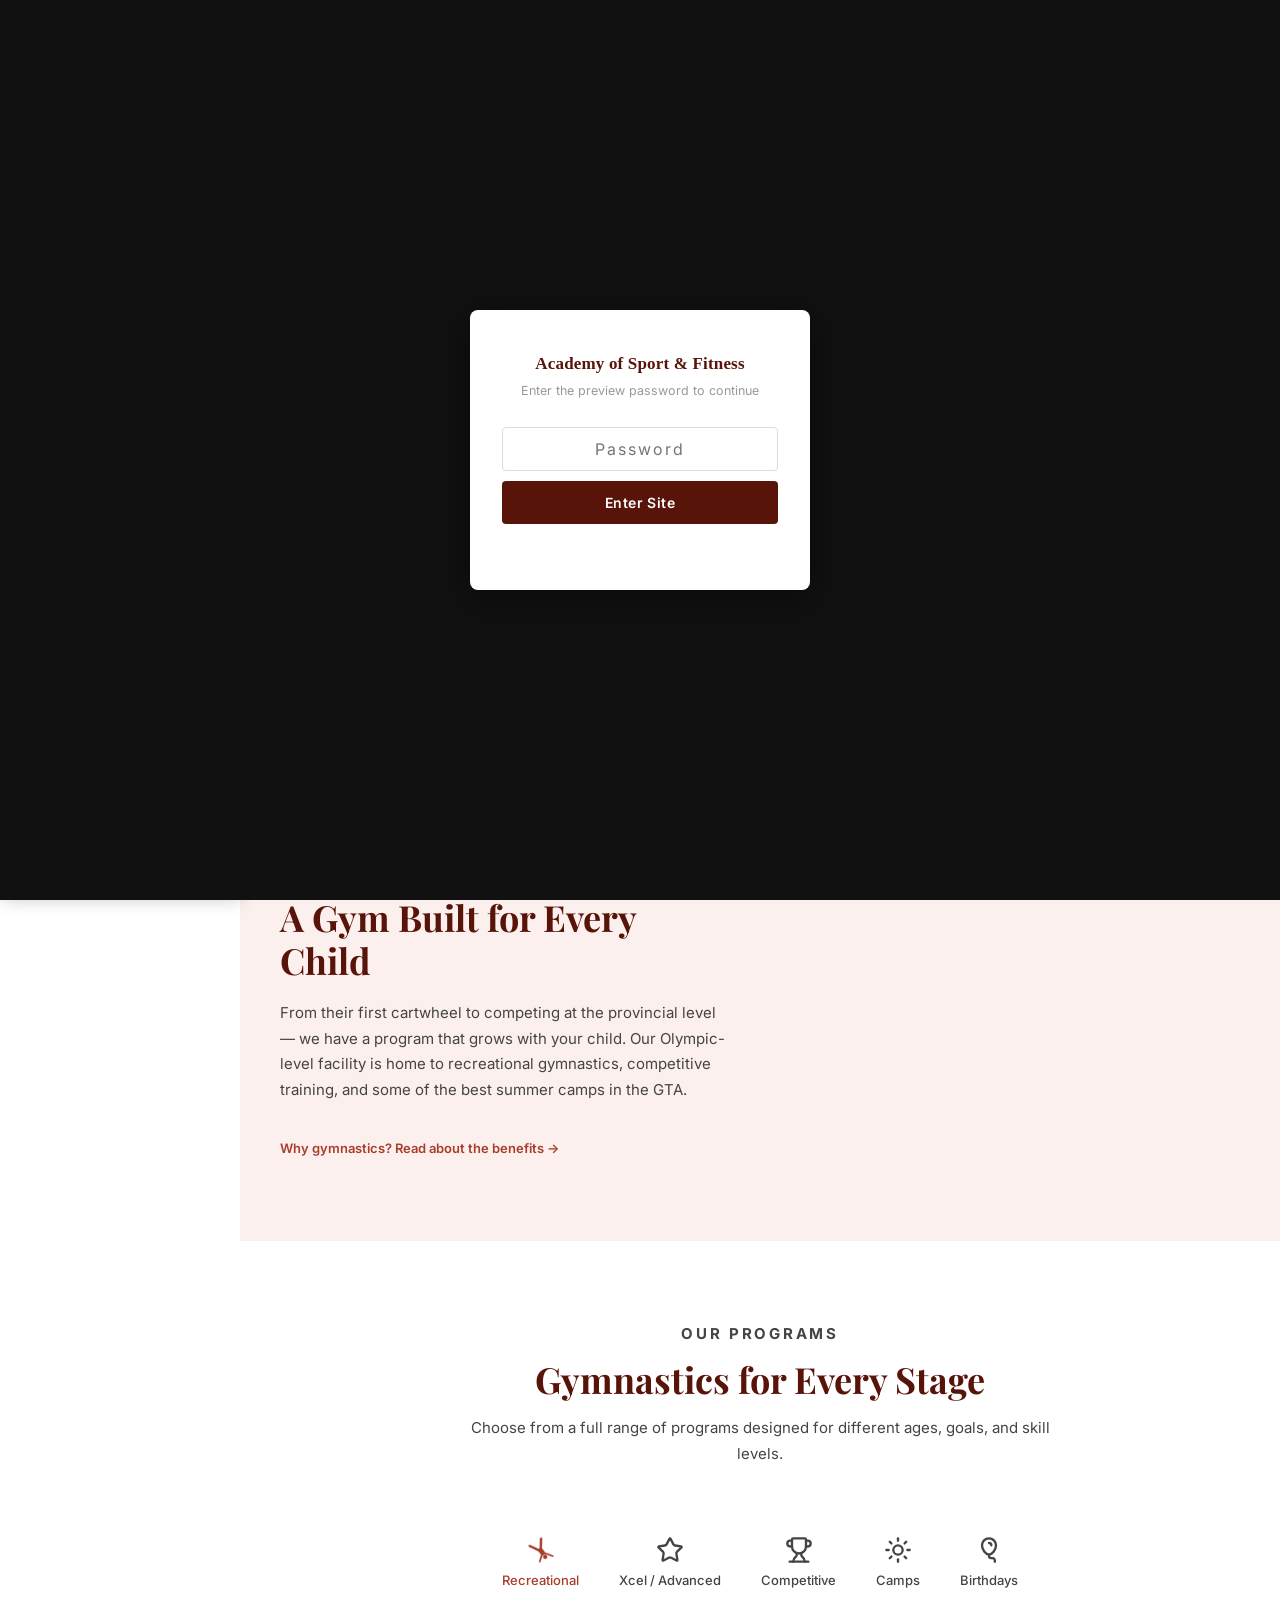
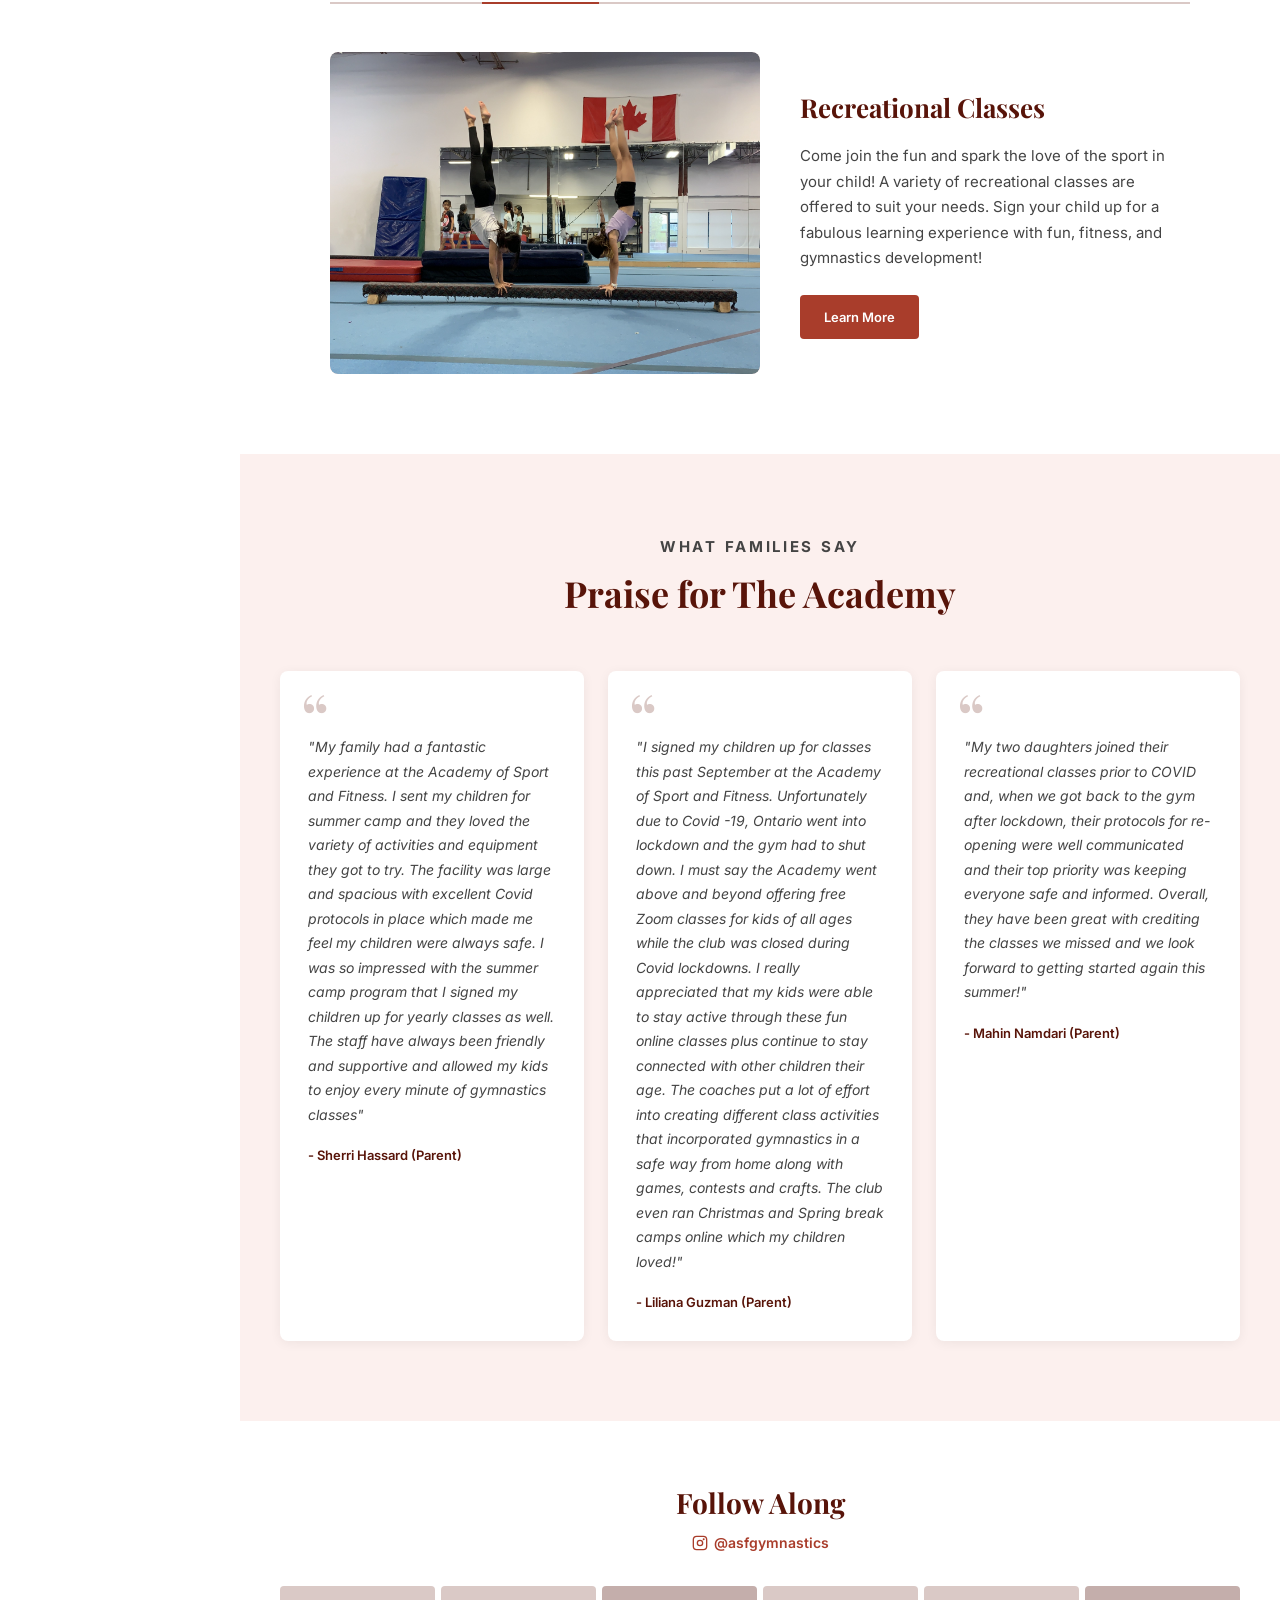
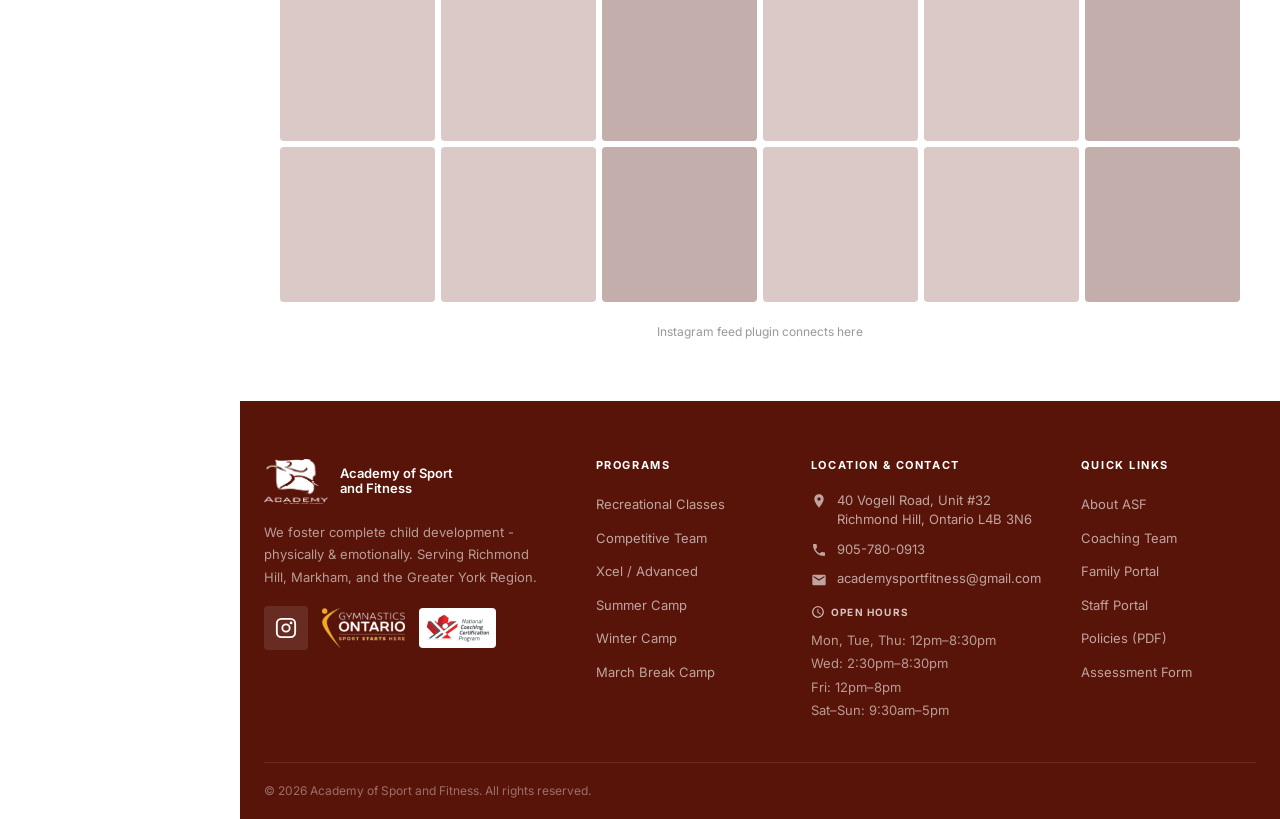
<file: index.html>
﻿<!DOCTYPE html>
<html lang="en">
<head>
<meta charset="UTF-8">
<meta name="viewport" content="width=device-width, initial-scale=1.0">
<meta name="description" content="Recreational gymnastics, competitive programs, and summer camps for kids in Richmond Hill, Markham, and York Region. Register at Academy of Sport and Fitness today.">
<meta property="og:site_name" content="Academy of Sport and Fitness">
<meta property="og:type" content="website">
<meta property="og:url" content="https://academysportfitness.ca/">
<meta property="og:title" content="Academy of Sport and Fitness | Gymnastics in Richmond Hill">
<meta property="og:description" content="Recreational gymnastics, competitive programs, and summer camps for kids in Richmond Hill, Markham, and York Region. Register at Academy of Sport and Fitness today.">
<meta property="og:image" content="https://academysportfitness.ca/assets/web/logo.png">
<meta property="og:locale" content="en_CA">
<link rel="icon" href="assets/web/logo.png" type="image/png">
<title>Academy of Sport and Fitness | Gymnastics in Richmond Hill</title>
<link href="https://fonts.googleapis.com/css2?family=Playfair+Display:wght@400;700&family=Inter:wght@300;400;500;600;700&display=swap" rel="stylesheet">
<link rel="stylesheet" href="assets/style.css">
<style>
/* ── HERO ── */
.hero{position:relative;height:580px;overflow:hidden;background:var(--dark-garnet)}
.hero-slide{position:absolute;inset:0;opacity:0;transition:opacity .8s ease}
.hero-slide.active{opacity:1}
.hero-slide-placeholder{width:100%;height:100%}
.hero-slide::after{content:'';position:absolute;inset:0;background:linear-gradient(to bottom,rgba(0,0,0,.35) 0%,rgba(0,0,0,.5) 100%)}
.hero-content{position:absolute;inset:0;display:flex;flex-direction:column;align-items:center;justify-content:center;text-align:center;padding:0 48px;z-index:2}
.hero-eyebrow{font-size:11px;font-weight:600;letter-spacing:.18em;text-transform:uppercase;color:var(--almond-silk);margin-bottom:14px}
.hero-title{font-family:'Playfair Display',serif;font-size:52px;font-weight:700;color:#fff;line-height:1.1;max-width:680px;margin-bottom:20px}
.hero-sub{font-size:16px;color:rgba(255,255,255,.78);max-width:500px;line-height:1.65;margin-bottom:36px}
.hero-btns{display:flex;gap:14px;flex-wrap:wrap;justify-content:center}
.hero-dots{position:absolute;bottom:24px;left:50%;transform:translateX(-50%);display:flex;gap:8px;z-index:3}
.hero-dot{width:8px;height:8px;border-radius:50%;background:rgba(255,255,255,.35);border:none;cursor:pointer;transition:background .2s,transform .2s;padding:0}
.hero-dot.active{background:#fff;transform:scale(1.3)}
.hero-prev,.hero-next{position:absolute;top:50%;transform:translateY(-50%);z-index:3;background:rgba(0,0,0,.35);border:1px solid rgba(255,255,255,.25);color:#fff;width:44px;height:44px;border-radius:50%;display:flex;align-items:center;justify-content:center;cursor:pointer;transition:background .2s;padding:0}
.hero-prev{left:20px}.hero-next{right:20px}
.hero-prev:hover,.hero-next:hover{background:rgba(0,0,0,.6)}
.hero-slide-duo{display:flex;overflow:hidden}
.duo-img{width:50%;height:100%;object-fit:cover;object-position:center 30%;flex-shrink:0}

/* ── PROMO BANNER ── */
.promo-banner{background:var(--oxidized-iron);color:#fff;text-align:center;padding:20px 24px}
.promo-banner-inner{max-width:860px;margin:0 auto}
.promo-label{display:inline-block;background:#fff;color:var(--oxidized-iron);font-size:10px;font-weight:700;letter-spacing:.12em;text-transform:uppercase;padding:3px 10px;border-radius:2px;margin-bottom:8px}
.promo-headline{font-size:19px;font-weight:700;margin-bottom:6px}
.promo-fine{font-size:12px;opacity:.8;margin-bottom:14px;line-height:1.5}
.btn-promo{display:inline-block;background:#fff;color:var(--oxidized-iron);padding:10px 24px;border-radius:4px;font-size:13px;font-weight:700;text-decoration:none}

/* ── VIDEO ── */
.video-section{background:var(--seashell);padding:80px 40px}
.video-inner{max-width:1000px;margin:0 auto;display:grid;grid-template-columns:1fr 1fr;gap:56px;align-items:center}

.video-text h2{font-family:'Playfair Display',serif;font-size:36px;font-weight:700;color:var(--dark-garnet);line-height:1.2;margin-bottom:18px}
.video-text p{color:var(--text-mid);line-height:1.7;font-size:15px;margin-bottom:28px}
.video-placeholder{background:var(--dark-garnet);border-radius:8px;aspect-ratio:16/9;display:flex;align-items:center;justify-content:center;position:relative}
.play-btn{width:64px;height:64px;background:rgba(255,255,255,.15);border:2px solid rgba(255,255,255,.5);border-radius:50%;display:flex;align-items:center;justify-content:center}

/* ── PROGRAMS ── */
.programs-section{padding:80px 40px;background:#fff}
.section-header{text-align:center;max-width:600px;margin:0 auto 56px}
.section-header h2{font-family:'Playfair Display',serif;font-size:36px;color:var(--dark-garnet);line-height:1.2;margin-bottom:14px}
.section-header p{color:var(--text-mid);font-size:15px;line-height:1.7}
.program-tabs{display:flex;justify-content:center;border-bottom:2px solid var(--almond-silk);max-width:860px;margin:0 auto 48px;flex-wrap:wrap;list-style:none}
.program-tab{padding:14px 20px;cursor:pointer;font-size:13px;font-weight:500;color:var(--text-mid);border:none;background:none;border-bottom:2px solid transparent;margin-bottom:-2px;transition:color .2s,border-color .2s;display:flex;flex-direction:column;align-items:center;gap:8px;font-family:inherit;white-space:nowrap}
.tab-icon{color:var(--text-mid);transition:color .2s}
.program-tab:hover,.program-tab.active{color:var(--brick-red);border-bottom-color:var(--brick-red)}
.program-tab:hover .tab-icon,.program-tab.active .tab-icon{color:var(--brick-red)}
.program-panels{max-width:860px;margin:0 auto}
.program-panel{display:none}
.program-panel.active{display:grid;grid-template-columns:1.1fr 1fr;gap:40px;align-items:center}
.program-panel-img{background:var(--almond-silk);border-radius:8px;aspect-ratio:4/3;display:flex;align-items:center;justify-content:center;color:rgba(0,0,0,.25);font-size:12px;letter-spacing:.08em;text-transform:uppercase;overflow:hidden}
.program-panel-img img{width:100%;height:100%;object-fit:cover;border-radius:8px}
.program-panel-content h3{font-family:'Playfair Display',serif;font-size:26px;color:var(--dark-garnet);margin-bottom:14px}
.program-panel-content p{color:var(--text-mid);font-size:15px;line-height:1.7;margin-bottom:24px}

/* ── QUICK LINKS ── */
.quick-links{background:var(--dark-garnet);padding:64px 40px}
.quick-links-inner{max-width:900px;margin:0 auto;text-align:center}
.quick-links h2{font-family:'Playfair Display',serif;font-size:30px;color:#fff;margin-bottom:10px}
.quick-links-inner>p{color:var(--almond-silk);font-size:14px;margin-bottom:40px;opacity:.8}
.quick-btns{display:flex;gap:16px;justify-content:center;flex-wrap:wrap}
.quick-btn{background:rgba(255,255,255,.08);border:1px solid rgba(255,255,255,.18);color:#fff;padding:20px 22px;border-radius:6px;text-decoration:none;font-size:13px;font-weight:500;transition:background .2s,border-color .2s;display:flex;flex-direction:column;align-items:center;gap:10px;min-width:150px;text-align:center;line-height:1.4}
.quick-btn:hover,.quick-btn.highlight{background:var(--brick-red);border-color:var(--brick-red);color:#fff}
.qb-icon{opacity:.85}

/* ── TESTIMONIALS ── */
.testimonials{padding:80px 40px;background:var(--seashell)}
.testimonials-inner{max-width:1060px;margin:0 auto}
.testimonials-grid{display:grid;grid-template-columns:repeat(3,1fr);gap:24px;margin-top:48px}
.testimonial-card{background:#fff;border-radius:8px;padding:32px 28px 28px;position:relative;box-shadow:0 2px 12px rgba(0,0,0,.06)}
.testimonial-card::before{content:'\201C';font-family:'Playfair Display',serif;font-size:72px;color:var(--almond-silk);line-height:1;position:absolute;top:10px;left:20px}
.testimonial-card p{font-size:14px;color:var(--text-mid);line-height:1.75;margin-top:32px;font-style:italic}
.testimonial-author{margin-top:18px;font-size:13px;font-weight:600;color:var(--dark-garnet)}

/* ── HERO PAUSE ── */
.hero-pause{position:absolute;bottom:20px;right:20px;z-index:3;width:34px;height:34px;border-radius:50%;background:rgba(0,0,0,.4);border:1px solid rgba(255,255,255,.3);color:#fff;display:flex;align-items:center;justify-content:center;cursor:pointer;transition:background .2s;padding:0}
.hero-pause:hover{background:rgba(0,0,0,.65)}
.hero-pause svg{pointer-events:none}

/* ── FINDER CTA BAR ── */
.finder-cta-bar{background:var(--seashell);border-bottom:1px solid var(--almond-silk);padding:14px 24px}
.finder-cta-inner{max-width:900px;margin:0 auto;display:flex;align-items:center;justify-content:space-between;gap:20px;flex-wrap:wrap}
.finder-cta-text{font-size:14px;color:var(--text-mid);line-height:1.5}
.finder-cta-btn{display:inline-block;background:var(--dark-garnet);color:#fff;padding:9px 20px;border-radius:4px;font-size:13px;font-weight:600;text-decoration:none;white-space:nowrap;transition:background .2s}
.finder-cta-btn:hover{background:var(--oxidized-iron);color:#fff}

/* ── BENEFITS LINK ── */
.benefits-link{display:inline-block;font-size:13px;font-weight:600;color:var(--brick-red);text-decoration:none;margin-top:8px}
.benefits-link:hover{color:var(--oxidized-iron)}

/* ── INSTAGRAM ── */
.instagram-section{padding:60px 40px;background:#fff;text-align:center}
.instagram-section h2{font-family:'Playfair Display',serif;font-size:28px;color:var(--dark-garnet);margin-bottom:6px}
.instagram-handle{display:inline-flex;align-items:center;gap:6px;color:var(--brick-red);font-size:14px;font-weight:600;margin-bottom:32px;text-decoration:none}
.instagram-grid{display:grid;grid-template-columns:repeat(6,1fr);gap:6px;max-width:960px;margin:0 auto 20px}
.insta-thumb{aspect-ratio:1;background:var(--almond-silk);border-radius:4px;display:block}
.insta-thumb:nth-child(odd){background:#DAC9C6}
.insta-thumb:nth-child(3n){background:#C4AEAB}
.instagram-note{font-size:12px;color:#999}

/* ── POLICIES ── */
.policies-bar{background:var(--almond-silk);text-align:center;padding:28px 24px}
.policies-bar p{font-size:14px;color:var(--dark-garnet);margin-bottom:12px;font-weight:500}
.btn-policies{display:inline-flex;align-items:center;gap:8px;background:var(--dark-garnet);color:#fff;padding:11px 24px;border-radius:4px;font-size:13px;font-weight:600;text-decoration:none}
@media(max-width:1024px){
  .hero{height:380px}
  .hero-content{padding:0 24px}
  .hero-title{font-size:34px}
  .hero-sub{font-size:14px}
  .video-section{padding:48px 24px}
  .video-inner{grid-template-columns:1fr}
  .programs-section{padding:48px 24px}
  .program-panel.active{grid-template-columns:1fr}
  .quick-links{padding:40px 24px}
  .testimonials{padding:48px 24px}
  .testimonials-grid{grid-template-columns:1fr}
  .instagram-section{padding:40px 24px}
  .instagram-grid{grid-template-columns:repeat(3,1fr)}
  .policies-bar{padding:20px 24px}
}
</style>  <script src="assets/layout.js" defer></script>
</head>
<body>
<script>if(sessionStorage.getItem('asf_auth')!=='1'){var b=document.body.style;b.overflow='hidden';b.position='fixed';b.width='100%';}</script>
</div>

<!-- Mobile top bar -->
<div class="mobile-topbar"></div>
<div class="nav-overlay" id="nav-overlay"></div>

<div class="site-wrapper">

<!-- ── SIDEBAR NAV ── -->
<nav id="site-nav"></nav>

<!-- ── MAIN ── -->
<main id="main-content">

<!-- Hero -->
<section class="hero">
  <div class="hero-slide hero-slide-duo active">
    <img src="assets/photos/home/1-home.jpg" class="duo-img" alt="Gymnasts training at Academy of Sport and Fitness">
    <img src="assets/photos/home/2-home.jpg" class="duo-img" alt="Gymnastics class in action at ASF">
  </div>
  <div class="hero-slide" style="background:url('assets/photos/home/3-home.jpg') center 40%/cover no-repeat"></div>
  <div class="hero-slide" style="background:url('assets/photos/home/4-home.jpg') center 65%/cover no-repeat"></div>
  <div class="hero-slide" style="background:url('assets/photos/home/5-home.jpg') center 50%/cover no-repeat"></div>
  <div class="hero-content">
    <p class="hero-eyebrow">Serving the Greater Toronto Area</p>
    <h1 class="hero-title">Where Every Child Finds Their Strength</h1>
    <p class="hero-sub">Recreational gymnastics, competitive programs, and summer camps for kids of all ages in Richmond Hill, Markham &amp; York Region.</p>
    <div class="hero-btns">
      <a href="which-program.html" class="btn-primary">View Programs</a>
      <a href="https://app.jackrabbitclass.com/regv2.asp?id=540626" class="btn-outline" target="_blank" rel="noopener noreferrer">Register Now</a>
    </div>
  </div>
  <button class="hero-pause" id="hero-pause" aria-label="Pause slideshow" title="Pause slideshow"><svg width="14" height="14" viewBox="0 0 24 24" fill="currentColor"><rect x="6" y="4" width="4" height="16"/><rect x="14" y="4" width="4" height="16"/></svg></button>
  <div class="hero-dots">
    <button class="hero-dot active"></button>
    <button class="hero-dot"></button>
    <button class="hero-dot"></button>
    <button class="hero-dot"></button>
  </div>
</section>

<!-- Promo Banner -->
<div class="promo-banner">
  <div class="promo-banner-inner">
    <div class="promo-label">Limited Time Offer</div>
    <p class="promo-headline">Summer Camp Promo! Register for 2 weeks &amp; <strong>SAVE $30 on your second week!</strong></p>
    <p class="promo-fine">Promo applies to max 3 weeks. Valid June 18 – July 31, 2026. Cannot be combined with other promotions.</p>
    <a href="camp.html" class="btn-promo">Register for Summer Camp</a>
  </div>
</div>

<!-- Video -->
<section class="video-section">
  <div class="video-inner">
    <div class="video-text">
      <p class="section-eyebrow">See It In Action</p>
      <h2>A Gym Built for Every Child</h2>
      <p>From their first cartwheel to competing at the provincial level &mdash; we have a program that grows with your child. Our Olympic-level facility is home to recreational gymnastics, competitive training, and some of the best summer camps in the GTA.</p>
      <a href="benefits.html" class="benefits-link">Why gymnastics? Read about the benefits &rarr;</a>
    </div>
    <div class="video-embed">
      <iframe
        src="https://www.youtube.com/embed/hQQETAwkEvo"
        title="ASF Gymnastics — Aidan"
        frameborder="0"
        allow="accelerometer; autoplay; clipboard-write; encrypted-media; gyroscope; picture-in-picture"
        allowfullscreen
        style="width:100%;aspect-ratio:16/9;border-radius:8px;display:block;">
      </iframe>
    </div>
  </div>
</section>

<!-- Programs -->
<section class="programs-section">
  <div class="section-header">
    <p class="section-eyebrow">Our Programs</p>
    <h2>Gymnastics for Every Stage</h2>
    <p>Choose from a full range of programs designed for different ages, goals, and skill levels.</p>
  </div>

  <div class="program-tabs">
    <button class="program-tab active" onclick="switchTab(0)">
      <span class="tab-icon">
        <span class="icon-cartwheel"></span>
      </span>
      Recreational
    </button>
    <button class="program-tab" onclick="switchTab(1)">
      <span class="tab-icon">
        <svg width="28" height="28" viewBox="0 0 24 24" fill="none" stroke="currentColor" stroke-width="2" stroke-linecap="round" stroke-linejoin="round"><path d="M11.525 2.295a.53.53 0 0 1 .95 0l2.31 4.679a2.123 2.123 0 0 0 1.595 1.16l5.166.756a.53.53 0 0 1 .294.904l-3.736 3.638a2.123 2.123 0 0 0-.611 1.878l.882 5.14a.53.53 0 0 1-.771.56l-4.618-2.428a2.122 2.122 0 0 0-1.973 0L6.396 21.01a.53.53 0 0 1-.77-.56l.881-5.139a2.122 2.122 0 0 0-.611-1.879L2.16 9.795a.53.53 0 0 1 .294-.906l5.165-.755a2.122 2.122 0 0 0 1.597-1.16z"/></svg>
      </span>
      Xcel / Advanced
    </button>
    <button class="program-tab" onclick="switchTab(2)">
      <span class="tab-icon">
        <svg width="28" height="28" viewBox="0 0 24 24" fill="none" stroke="currentColor" stroke-width="2" stroke-linecap="round" stroke-linejoin="round"><path d="M10 14.66v1.626a2 2 0 0 1-.976 1.696A5 5 0 0 0 7 21.978"/><path d="M14 14.66v1.626a2 2 0 0 0 .976 1.696A5 5 0 0 1 17 21.978"/><path d="M18 9h1.5a1 1 0 0 0 0-5H18"/><path d="M4 22h16"/><path d="M6 9a6 6 0 0 0 12 0V3a1 1 0 0 0-1-1H7a1 1 0 0 0-1 1z"/><path d="M6 9H4.5a1 1 0 0 1 0-5H6"/></svg>
      </span>
      Competitive
    </button>
    <button class="program-tab" onclick="switchTab(3)">
      <span class="tab-icon">
        <svg width="28" height="28" viewBox="0 0 24 24" fill="none" stroke="currentColor" stroke-width="2" stroke-linecap="round" stroke-linejoin="round"><circle cx="12" cy="12" r="4"/><path d="M12 2v2"/><path d="M12 20v2"/><path d="m4.93 4.93 1.41 1.41"/><path d="m17.66 17.66 1.41 1.41"/><path d="M2 12h2"/><path d="M20 12h2"/><path d="m6.34 17.66-1.41 1.41"/><path d="m19.07 4.93-1.41 1.41"/></svg>
      </span>
      Camps
    </button>
    <button class="program-tab" onclick="switchTab(4)">
      <span class="tab-icon">
        <svg width="28" height="28" viewBox="0 0 24 24" fill="none" stroke="currentColor" stroke-width="2" stroke-linecap="round" stroke-linejoin="round"><path d="M12 16v1a2 2 0 0 0 2 2h1a2 2 0 0 1 2 2v1"/><path d="M12 6a2 2 0 0 1 2 2"/><path d="M18 8c0 4-3.5 8-6 8s-6-4-6-8a6 6 0 0 1 12 0"/></svg>
      </span>
      Birthdays
    </button>
  </div>

  <div class="program-panels">
    <div class="program-panel active"><div class="program-panel-img"><img src="assets/photos/home/6-home.jpg" alt="Recreational gymnastics" style="object-position:center 30%"></div><div class="program-panel-content"><h3>Recreational Classes</h3><p>Come join the fun and spark the love of the sport in your child! A variety of recreational classes are offered to suit your needs. Sign your child up for a fabulous learning experience with fun, fitness, and gymnastics development!</p><a href="recreational-classes.html" class="btn-red">Learn More</a></div></div>
    <div class="program-panel"><div class="program-panel-img"><img src="assets/photos/home/7-home.jpg" alt="Xcel and Advanced program"></div><div class="program-panel-content"><h3>Xcel / Advanced Program</h3><p>A program designed for kids who wish to explore gymnastics at a more challenging level and enhance personal confidence. Build skills at your own pace in a supportive environment.</p><a href="xcel.html" class="btn-red">Learn More</a></div></div>
    <div class="program-panel"><div class="program-panel-img"><img src="assets/photos/home/8-home.jpg" alt="Competitive team" style="object-position:center 30%"></div><div class="program-panel-content"><h3>Competitive Team</h3><p>Our competitive program offers athletes the opportunity to train at a high level and compete provincially and nationally. Advanced programs available for dedicated athletes.</p><a href="competitive-team.html" class="btn-red">Learn More</a></div></div>
    <div class="program-panel"><div class="program-panel-img"><img src="assets/photos/home/9-home.jpg" alt="Summer camp" style="object-position:center 65%"></div><div class="program-panel-content"><h3>Camps</h3><p>Weekly programs designed for kids to have fun, learn new skills, get exercise, and meet new friends. We offer Summer, Winter, and March Break camps.</p><a href="camp.html" class="btn-red">Learn More</a></div></div>
    <div class="program-panel"><div class="program-panel-img">Photo coming soon</div><div class="program-panel-content"><h3>Birthday Parties</h3><p>Make your child's birthday unforgettable at ASF! Our gym parties include supervised activities, use of equipment, and a dedicated party space. Book yours today.</p><a href="birthday.html" class="btn-red">Learn More</a></div></div>
  </div>
</section>

<!-- Testimonials -->
<section class="testimonials">
  <div class="testimonials-inner">
    <div class="section-header">
      <p class="section-eyebrow">What Families Say</p>
      <h2>Praise for The Academy</h2>
    </div>
    <div class="testimonials-grid">
      <div class="testimonial-card"><p>"My family had a fantastic experience at the Academy of Sport and Fitness. I sent my children for summer camp and they loved the variety of activities and equipment they got to try. The facility was large and spacious with excellent Covid protocols in place which made me feel my children were always safe. I was so impressed with the summer camp program that I signed my children up for yearly classes as well. The staff have always been friendly and supportive and allowed my kids to enjoy every minute of gymnastics classes"</p><div class="testimonial-author">- Sherri Hassard (Parent)</div></div>
      <div class="testimonial-card"><p>"I signed my children up for classes this past September at the Academy of Sport and Fitness. Unfortunately due to Covid -19, Ontario went into lockdown and the gym had to shut down. I must say the Academy went above and beyond offering free Zoom classes for kids of all ages while the club was closed during Covid lockdowns. I really appreciated that my kids were able to stay active through these fun online classes plus continue to stay connected with other children their age. The coaches put a lot of effort into creating different class activities that incorporated gymnastics in a safe way from home along with games, contests and crafts. The club even ran Christmas and Spring break camps online which my children loved!"</p><div class="testimonial-author">- Liliana Guzman (Parent)</div></div>
      <div class="testimonial-card"><p>"My two daughters joined their recreational classes prior to COVID and, when we got back to the gym after lockdown, their protocols for re-opening were well communicated and their top priority was keeping everyone safe and informed. Overall, they have been great with crediting the classes we missed and we look forward to getting started again this summer!"</p><div class="testimonial-author">- Mahin Namdari (Parent)</div></div>
    </div>
  </div>
</section>

<!-- Instagram -->
<section class="instagram-section">
  <h2>Follow Along</h2>
  <a href="https://www.instagram.com/asfgymnastics/" class="instagram-handle" target="_blank" rel="noopener noreferrer">
    <svg width="16" height="16" viewBox="0 0 24 24" fill="none" stroke="currentColor" stroke-width="2"><rect x="2" y="2" width="20" height="20" rx="5"/><circle cx="12" cy="12" r="4"/><circle cx="17.5" cy="6.5" r="1.5" fill="currentColor" stroke="none"/></svg>
    @asfgymnastics
  </a>
  <div class="instagram-grid">
    <div class="insta-thumb"></div><div class="insta-thumb"></div><div class="insta-thumb"></div>
    <div class="insta-thumb"></div><div class="insta-thumb"></div><div class="insta-thumb"></div>
    <div class="insta-thumb"></div><div class="insta-thumb"></div><div class="insta-thumb"></div>
    <div class="insta-thumb"></div><div class="insta-thumb"></div><div class="insta-thumb"></div>
  </div>
  <p class="instagram-note">Instagram feed plugin connects here</p>
</section>


</main><!-- #main-content -->
</div><!-- .site-wrapper -->

<!-- Footer -->
<footer id="site-footer"></footer>

<script>
let current = 0;
const slides = document.querySelectorAll('.hero-slide');
const dots = document.querySelectorAll('.hero-dot');
function goSlide(n) {
  slides[current].classList.remove('active'); dots[current].classList.remove('active');
  current = (n + slides.length) % slides.length;
  slides[current].classList.add('active'); dots[current].classList.add('active');
}
dots.forEach((d,i) => d.addEventListener('click', () => { goSlide(i); clearInterval(t); t = setInterval(()=>goSlide(current+1),4500); }));
document.querySelector('.hero-prev')?.addEventListener('click', () => { goSlide(current-1); clearInterval(t); t = setInterval(()=>goSlide(current+1),4500); });
document.querySelector('.hero-next')?.addEventListener('click', () => { goSlide(current+1); clearInterval(t); t = setInterval(()=>goSlide(current+1),4500); });
let paused = false;
let t = setInterval(()=>{ if(!paused) goSlide(current+1); },4500);
const pauseBtn = document.getElementById('hero-pause');
const pauseIcon = '<svg width="14" height="14" viewBox="0 0 24 24" fill="currentColor"><rect x="6" y="4" width="4" height="16"/><rect x="14" y="4" width="4" height="16"/></svg>';
const playIcon = '<svg width="14" height="14" viewBox="0 0 24 24" fill="currentColor"><polygon points="5 3 19 12 5 21 5 3"/></svg>';
pauseBtn?.addEventListener('click', () => {
  paused = !paused;
  pauseBtn.innerHTML = paused ? playIcon : pauseIcon;
  pauseBtn.setAttribute('aria-label', paused ? 'Resume slideshow' : 'Pause slideshow');
});

const tabs = document.querySelectorAll('.program-tab');
const panels = document.querySelectorAll('.program-panel');
function switchTab(n) {
  tabs.forEach((t,i) => t.classList.toggle('active', i===n));
  panels.forEach((p,i) => p.classList.toggle('active', i===n));
}
</script>
</body>
</html>
</file>
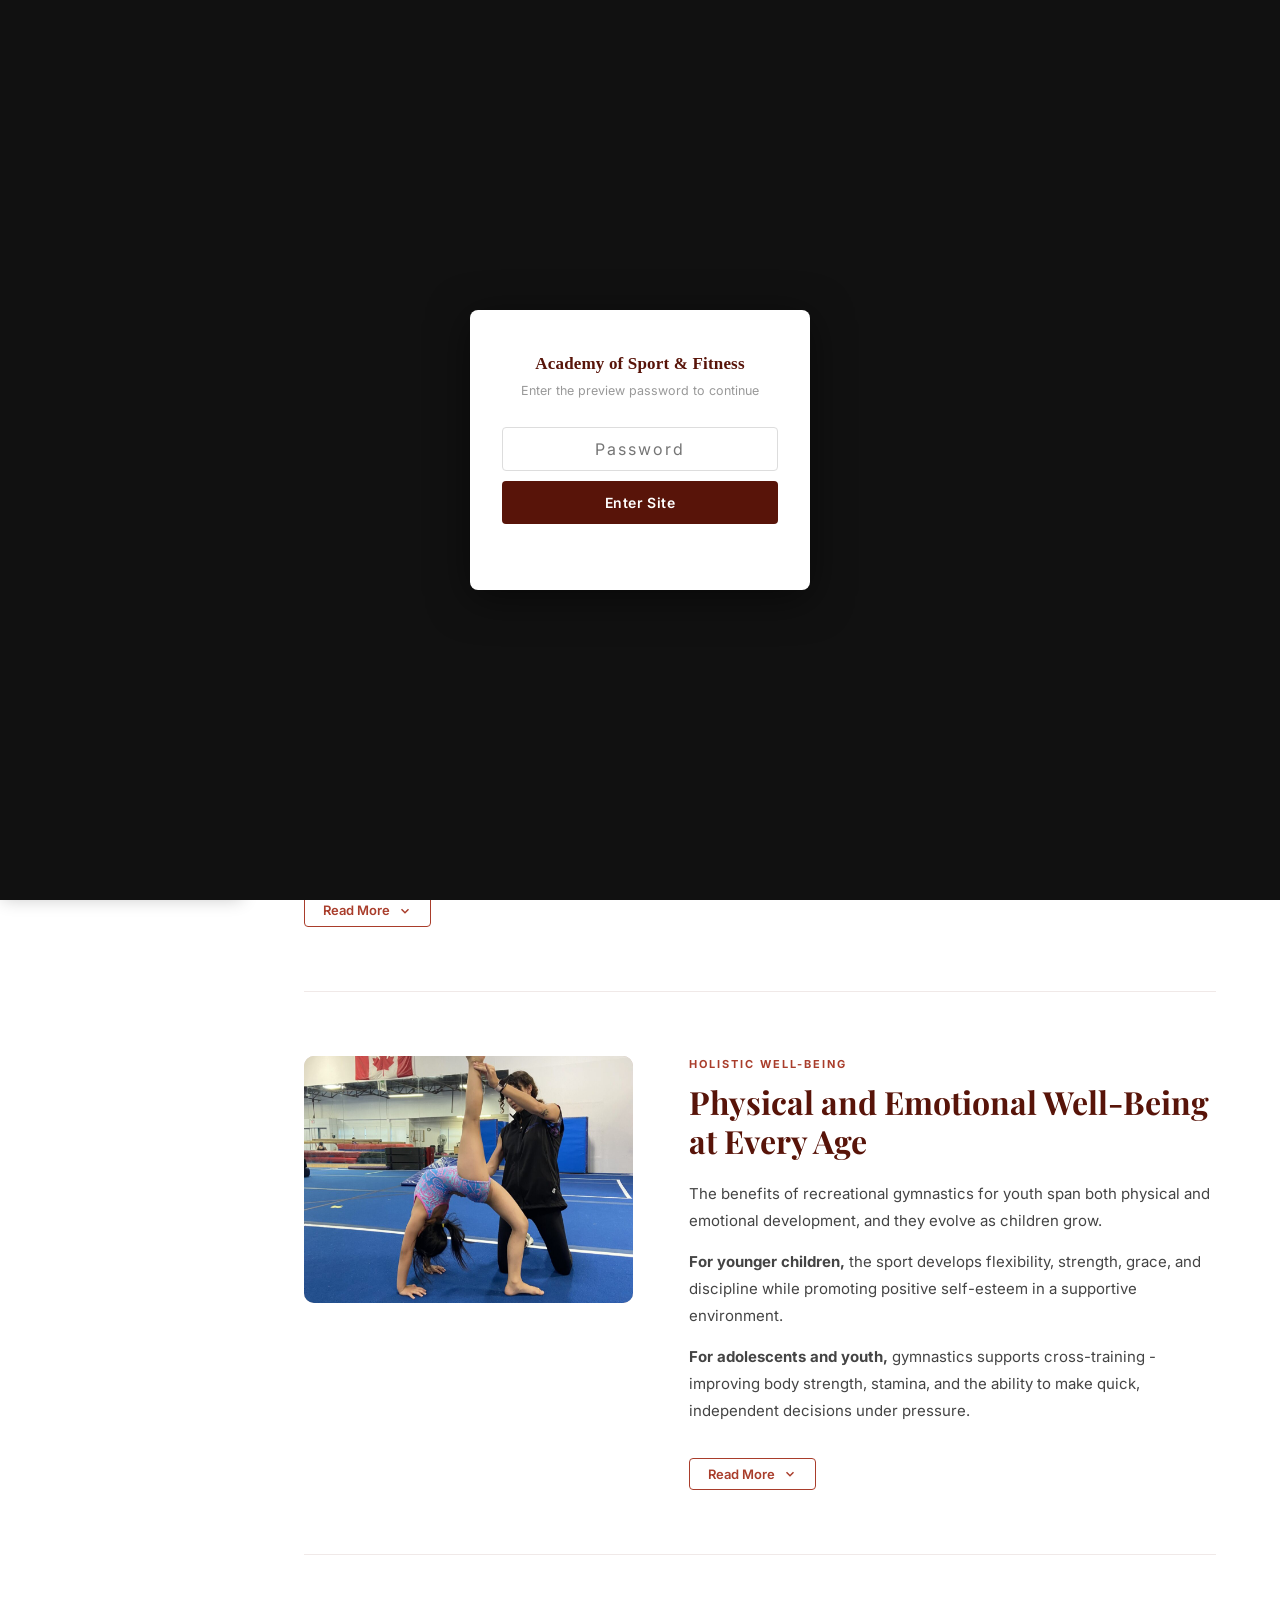
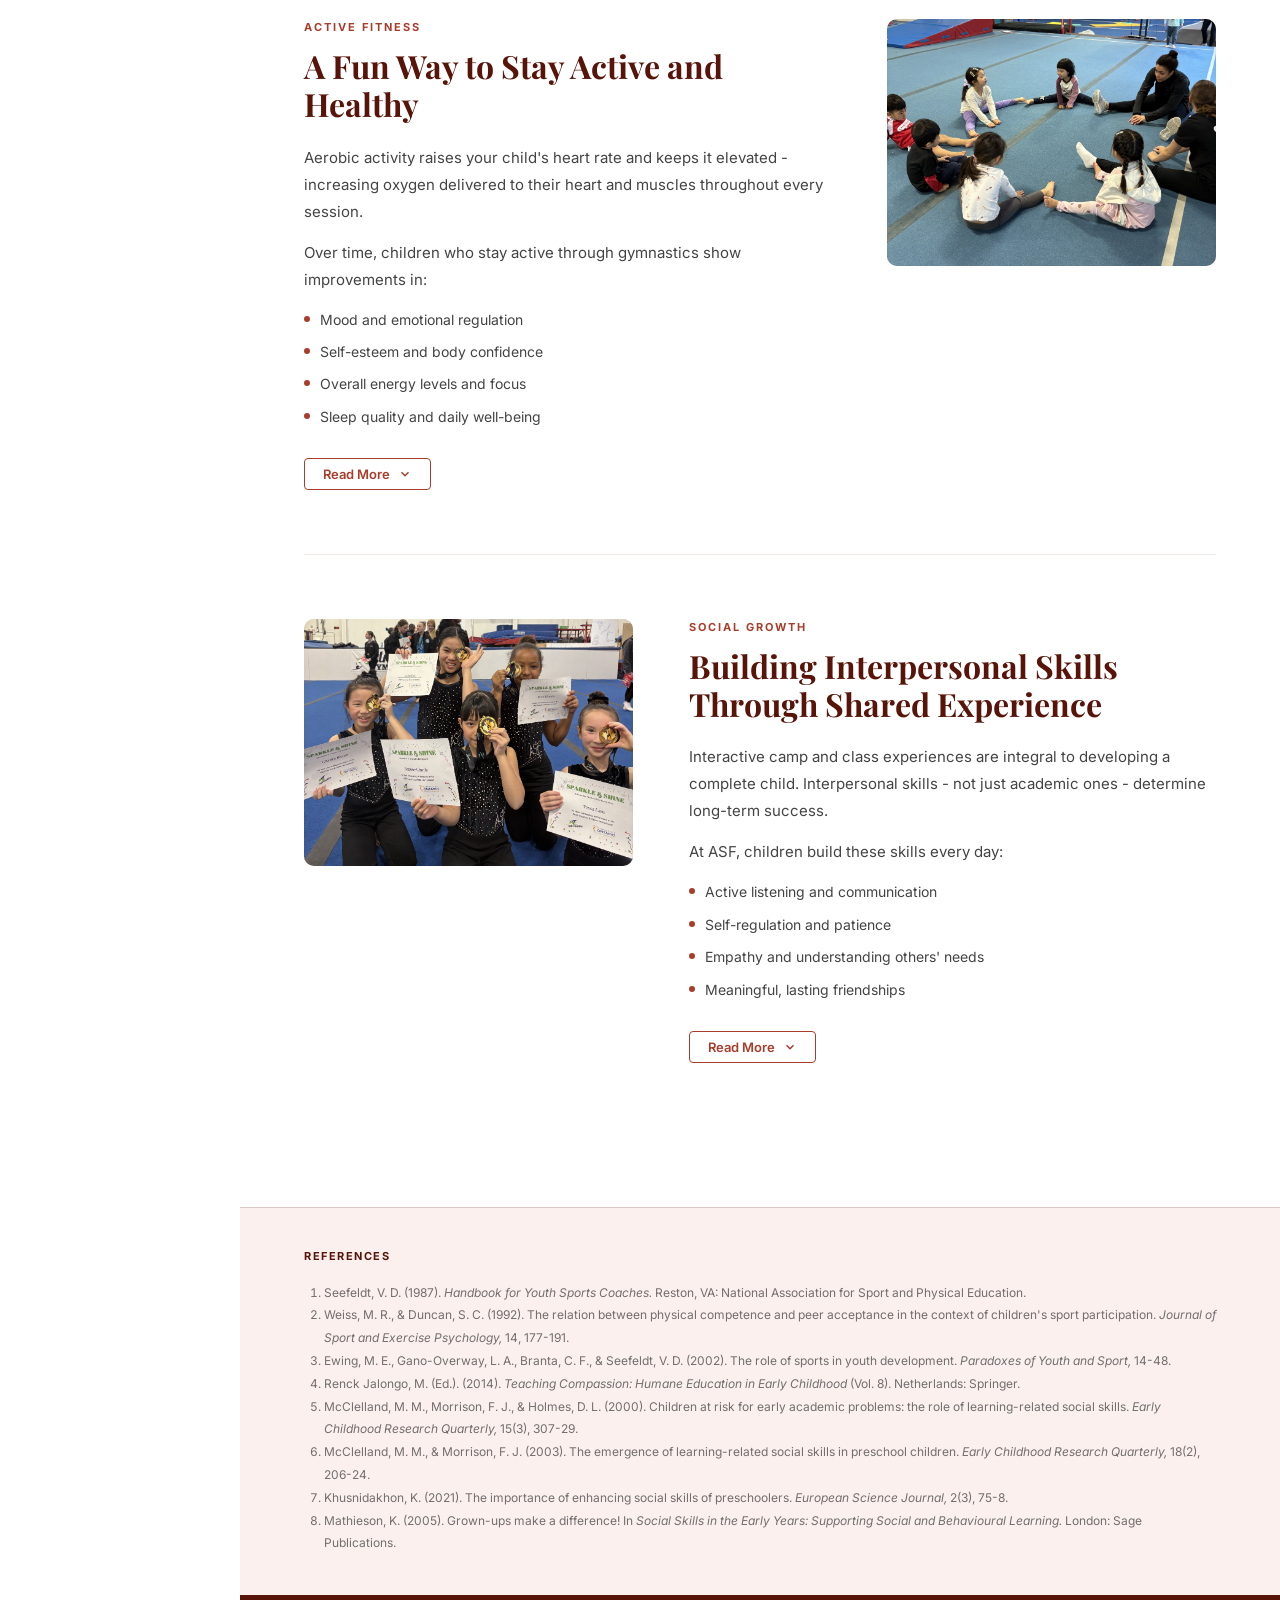
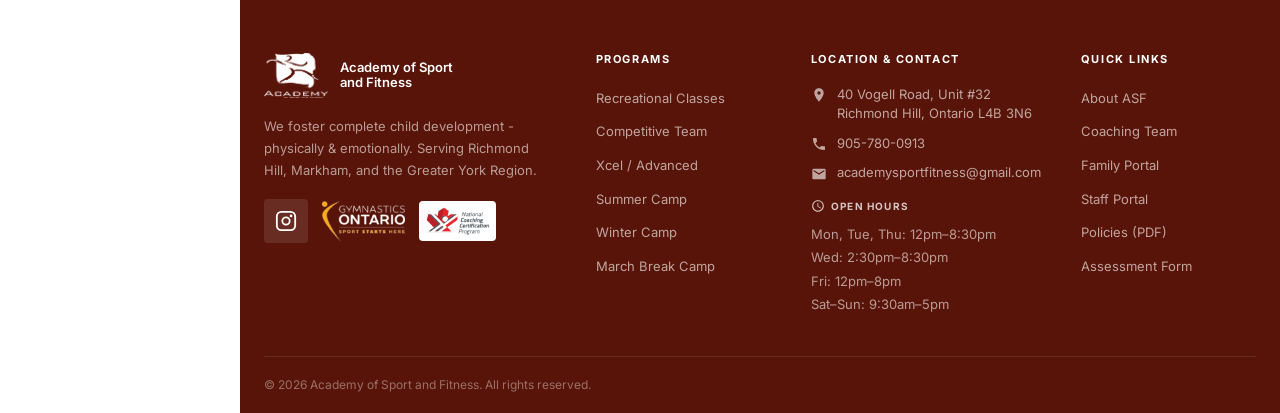
<file: benefits.html>
﻿<!DOCTYPE html>
<html lang="en">
<head>
<meta charset="UTF-8">
<meta name="viewport" content="width=device-width, initial-scale=1.0">
<meta name="description" content="Discover the physical, cognitive, and social benefits of gymnastics for children of all ages at Academy of Sport and Fitness.">
<meta property="og:site_name" content="Academy of Sport and Fitness">
<meta property="og:type" content="website">
<meta property="og:url" content="https://academysportfitness.ca/benefits.html">
<meta property="og:title" content="Benefits of Gymnastics | Academy of Sport and Fitness">
<meta property="og:description" content="Discover the physical, cognitive, and social benefits of gymnastics for children of all ages at Academy of Sport and Fitness.">
<meta property="og:image" content="https://academysportfitness.ca/assets/web/logo.png">
<meta property="og:locale" content="en_CA">
<link rel="icon" href="assets/web/logo.png" type="image/png">
<title>Benefits of Gymnastics | Academy of Sport and Fitness</title>
<link href="https://fonts.googleapis.com/css2?family=Playfair+Display:wght@400;700&family=Inter:wght@300;400;500;600;700&display=swap" rel="stylesheet">
<link rel="stylesheet" href="assets/style.css">
<style>
/* ── INTRO BAND ── */
.intro-band{background:var(--seashell);padding:40px 64px;border-bottom:1px solid var(--almond-silk)}
.intro-band p{max-width:720px;font-size:17px;line-height:1.75;color:var(--text-mid)}
.intro-band strong{color:var(--dark-garnet)}

/* ── BENEFIT SECTIONS ── */
.benefits-list{padding:0 64px 80px}
.benefit-block{display:grid;grid-template-columns:1.6fr 1fr;gap:56px;align-items:start;padding:64px 0;border-bottom:1px solid rgba(218,201,198,.4)}
.benefit-block:last-child{border-bottom:none}
.benefit-block.reverse{direction:rtl}
.benefit-block.reverse>*{direction:ltr}
.benefit-text .section-eyebrow{display:block;margin-bottom:10px}
.benefit-text h2{font-family:'Playfair Display',serif;font-size:clamp(1.5rem,2.5vw,2rem);font-weight:700;color:var(--dark-garnet);margin-bottom:20px;line-height:1.2}
.benefit-text p{font-size:15px;line-height:1.8;color:var(--text-mid);margin-bottom:14px}
.benefit-text p:last-child{margin-bottom:0}
.benefit-bullets{list-style:none;margin-top:16px}
.benefit-bullets li{display:flex;align-items:flex-start;gap:10px;font-size:14px;color:var(--text-mid);margin-bottom:10px;line-height:1.6}
.benefit-bullets li::before{content:'';width:6px;height:6px;border-radius:50%;background:var(--brick-red);flex-shrink:0;margin-top:7px}
.benefit-more{overflow:hidden;max-height:0;transition:max-height .4s ease,opacity .3s ease;opacity:0}
.benefit-more.open{max-height:800px;opacity:1}
.benefit-more-inner{padding-top:20px;border-top:1px solid rgba(218,201,198,.5);margin-top:20px}
.benefit-more-inner h4{font-size:12px;font-weight:700;letter-spacing:.1em;text-transform:uppercase;color:var(--dark-garnet);margin-bottom:12px}
.apparatus-grid{display:grid;grid-template-columns:1fr 1fr;gap:12px;margin-bottom:0}
.apparatus-item{background:var(--seashell);border-radius:6px;padding:12px 14px}
.apparatus-item .apparatus-name{font-size:11px;font-weight:700;letter-spacing:.08em;text-transform:uppercase;color:var(--dark-garnet);margin-bottom:4px}
.apparatus-item .apparatus-takeaway{font-size:13px;color:var(--text-mid);line-height:1.5}
.apparatus-item .apparatus-takeaway em{font-style:italic;color:var(--brick-red)}
.btn-read-more{display:inline-flex;align-items:center;gap:8px;margin-top:20px;background:none;border:1px solid var(--brick-red);color:var(--brick-red);padding:8px 18px;border-radius:4px;font-size:13px;font-weight:600;cursor:pointer;font-family:inherit;transition:background .2s,color .2s;line-height:1}
.btn-read-more:hover{background:var(--brick-red);color:#fff}
.btn-read-more svg.arrow{flex-shrink:0;transition:transform .3s;display:block}
.btn-read-more.open svg.arrow{transform:rotate(180deg)}
.cite{font-size:11px;color:var(--brick-red);font-weight:600;white-space:nowrap}
.references-section{background:var(--seashell);padding:40px 64px;border-top:1px solid var(--almond-silk)}
.references-section h3{font-size:11px;font-weight:700;letter-spacing:.14em;text-transform:uppercase;color:var(--dark-garnet);margin-bottom:16px}
.references-section ol{padding-left:20px;font-size:12px;color:var(--text-mid);line-height:1.9;opacity:.75}
.benefit-img-placeholder{border-radius:10px;overflow:hidden;background:linear-gradient(135deg,var(--almond-silk) 0%,#c9b0ac 100%)}
.benefit-img-placeholder img{width:100%;aspect-ratio:4/3;object-fit:cover;display:block}
@media(max-width:1024px){
  .intro-band{padding:32px 24px}
  .benefits-list{padding:0 24px 48px}
  .benefit-block{grid-template-columns:1fr;gap:28px;padding:40px 0}
  .references-section{padding:32px 24px}
}
</style>  <script src="assets/layout.js" defer></script>
</head>
<body>
<script>if(sessionStorage.getItem('asf_auth')!=='1'){var b=document.body.style;b.overflow='hidden';b.position='fixed';b.width='100%';}</script>
</div>

<!-- Mobile top bar -->
<div class="mobile-topbar"></div>
<div class="nav-overlay" id="nav-overlay"></div>

<div class="site-wrapper">

<!-- ── SIDEBAR NAV ── -->
<nav id="site-nav"></nav>

<!-- ── MAIN ── -->
<main id="main-content">

  <div class="page-hero">
    <p class="section-eyebrow">About Us</p>
    <h1>Benefits of Gymnastics</h1>
    <p class="page-hero-tagline">Why gymnastics is one of the best activities for growing children</p>
  </div>

  <div class="intro-band">
    <p>Gymnastics is one of the most <strong>complete physical activities</strong> a child can pursue. Beyond the sport itself, it builds a foundation that carries into every aspect of life - from focus and discipline to confidence and teamwork.</p>
  </div>

  <div class="benefits-list">

    <!-- Block 1: Physical advantage -->
    <div class="benefit-block">
      <div class="benefit-text">
        <span class="section-eyebrow">Physical Development</span>
        <h2>The Best Advantage You Can Give Your Child</h2>
        <p>What do vault, parallel bars, the balance beam, and floor exercises have to teach a child about potential and kinetic energy, centripetal force, and geometry?</p>
        <p>Recreational gymnastics develops a broad range of skills that benefit children both inside and outside the gym.</p>
        <ul class="benefit-bullets">
          <li>Creativity and spatial awareness</li>
          <li>Strength, power and coordination</li>
          <li>Goal setting and perseverance</li>
          <li>Work ethic and self-discipline</li>
        </ul>
        <div class="benefit-more" id="more-1">
          <div class="benefit-more-inner">
            <h4>What each apparatus teaches</h4>
            <div class="apparatus-grid">
              <div class="apparatus-item">
                <div class="apparatus-name">Vault</div>
                <div class="apparatus-takeaway">Physics, acceleration &amp; mechanics. <em>"You can get past any obstacle."</em></div>
              </div>
              <div class="apparatus-item">
                <div class="apparatus-name">Uneven Bars</div>
                <div class="apparatus-takeaway">Momentum &amp; potential/kinetic energy. <em>"Go with the flow; don't be afraid to let go."</em></div>
              </div>
              <div class="apparatus-item">
                <div class="apparatus-name">Balance Beam</div>
                <div class="apparatus-takeaway">Centre of gravity &amp; focus. <em>"Mind over matter."</em></div>
              </div>
              <div class="apparatus-item">
                <div class="apparatus-name">Floor &amp; All-Around</div>
                <div class="apparatus-takeaway">Creativity, resilience &amp; goal setting. <em>"Let your personality shine."</em></div>
              </div>
            </div>
          </div>
        </div>
        <button class="btn-read-more" data-target="more-1"><span class="btn-label">Read More</span><svg class="arrow" width="14" height="14" viewBox="0 0 24 24" fill="none" stroke="currentColor" stroke-width="2.5"><polyline points="6 9 12 15 18 9"/></svg></button>
      </div>
      <div class="benefit-img-placeholder">
        <img src="assets/photos/benefits/1-benefits.jpg" alt="Gymnastics physical development">
      </div>
    </div>

    <!-- Block 2: Physical & emotional well-being (image left) -->
    <div class="benefit-block reverse">
      <div class="benefit-text">
        <span class="section-eyebrow">Holistic Well-Being</span>
        <h2>Physical and Emotional Well-Being at Every Age</h2>
        <p>The benefits of recreational gymnastics for youth span both physical and emotional development, and they evolve as children grow.</p>
        <p><strong>For younger children,</strong> the sport develops flexibility, strength, grace, and discipline while promoting positive self-esteem in a supportive environment.</p>
        <p><strong>For adolescents and youth,</strong> gymnastics supports cross-training - improving body strength, stamina, and the ability to make quick, independent decisions under pressure.</p>
        <div class="benefit-more" id="more-2">
          <div class="benefit-more-inner">
            <h4>How it develops the whole child</h4>
            <ul class="benefit-bullets">
              <li>Through sports participation, children develop social and emotional skills, moral values, and a better sense of self through increased confidence and perceived competence.<span class="cite"> [1]</span></li>
              <li>Group classes teach children to communicate, cooperate, and resolve issues with peers in a supervised environment. Children who believe they are physically competent are also perceived as more interpersonally competent by their teachers.<span class="cite"> [2]</span></li>
              <li>High-level gymnasts learn to stay poised under stress and make real-time adjustments mid-performance - qualities found in strong leaders.</li>
              <li>Sports involvement influences the total child - physical, social, and emotional competence develop together.<span class="cite"> [3]</span></li>
            </ul>
          </div>
        </div>
        <button class="btn-read-more" data-target="more-2"><span class="btn-label">Read More</span><svg class="arrow" width="14" height="14" viewBox="0 0 24 24" fill="none" stroke="currentColor" stroke-width="2.5"><polyline points="6 9 12 15 18 9"/></svg></button>
      </div>
      <div class="benefit-img-placeholder">
        <img src="assets/photos/benefits/2-benefits.jpg" alt="Gymnastics holistic well-being">
      </div>
    </div>

    <!-- Block 3: Fitness / aerobic -->
    <div class="benefit-block">
      <div class="benefit-text">
        <span class="section-eyebrow">Active Fitness</span>
        <h2>A Fun Way to Stay Active and Healthy</h2>
        <p>Aerobic activity raises your child's heart rate and keeps it elevated - increasing oxygen delivered to their heart and muscles throughout every session.</p>
        <p>Over time, children who stay active through gymnastics show improvements in:</p>
        <ul class="benefit-bullets">
          <li>Mood and emotional regulation</li>
          <li>Self-esteem and body confidence</li>
          <li>Overall energy levels and focus</li>
          <li>Sleep quality and daily well-being</li>
        </ul>
        <div class="benefit-more" id="more-3">
          <div class="benefit-more-inner">
            <h4>Why gymnastics specifically</h4>
            <ul class="benefit-bullets">
              <li>Gymnastics engages the whole brain, stimulating cognitive growth and encouraging rounded thinking from an early age.</li>
              <li>Safe weight-bearing movement builds strong, healthy bones - especially beneficial for toddlers and young children.</li>
              <li>Committing to a regular training schedule instills discipline, consistency, and follow-through.</li>
              <li>There is always a new skill to learn, so children stay engaged and challenged in every single class.</li>
            </ul>
            <p style="margin-top:14px;font-size:13px;color:var(--text-mid)">Health Canada recommends at least 60 minutes of moderate-to-vigorous activity daily for children aged 6–17.</p>
          </div>
        </div>
        <button class="btn-read-more" data-target="more-3"><span class="btn-label">Read More</span><svg class="arrow" width="14" height="14" viewBox="0 0 24 24" fill="none" stroke="currentColor" stroke-width="2.5"><polyline points="6 9 12 15 18 9"/></svg></button>
      </div>
      <div class="benefit-img-placeholder">
        <img src="assets/photos/benefits/3-benefits.jpg" alt="Gymnastics active fitness">
      </div>
    </div>

    <!-- Block 4: Social / camp (image left) -->
    <div class="benefit-block reverse">
      <div class="benefit-text">
        <span class="section-eyebrow">Social Growth</span>
        <h2>Building Interpersonal Skills Through Shared Experience</h2>
        <p>Interactive camp and class experiences are integral to developing a complete child. Interpersonal skills - not just academic ones - determine long-term success.</p>
        <p>At ASF, children build these skills every day:</p>
        <ul class="benefit-bullets">
          <li>Active listening and communication</li>
          <li>Self-regulation and patience</li>
          <li>Empathy and understanding others' needs</li>
          <li>Meaningful, lasting friendships</li>
        </ul>
        <div class="benefit-more" id="more-4">
          <div class="benefit-more-inner">
            <h4>What camp activities practice</h4>
            <ul class="benefit-bullets">
              <li>Teamwork through crafts and collaborative group challenges.</li>
              <li>Patience from waiting for turns on equipment in a structured setting.</li>
              <li>Leadership by helping set up gymnastics circuits and guiding peers.</li>
              <li>Responsibility through managing belongings and regulating behaviour throughout the day.</li>
              <li>Cooperation by engaging with a diverse group of children from different backgrounds.</li>
            </ul>
            <h4 style="margin-top:16px">Research support</h4>
            <ul class="benefit-bullets">
              <li>Developing socially appropriate behaviours at a young age prevents challenges that become harder to alter as children age.<span class="cite"> [4]</span></li>
              <li>Working on social skills as early as kindergarten has lasting positive effects on academic performance.<span class="cite"> [5,6]</span></li>
              <li>Camp counsellors help children build social consciousness by teaching feelings management and problem-solving strategies.<span class="cite"> [7,8]</span></li>
            </ul>
          </div>
        </div>
        <button class="btn-read-more" data-target="more-4"><span class="btn-label">Read More</span><svg class="arrow" width="14" height="14" viewBox="0 0 24 24" fill="none" stroke="currentColor" stroke-width="2.5"><polyline points="6 9 12 15 18 9"/></svg></button>
      </div>
      <div class="benefit-img-placeholder">
        <img src="assets/photos/benefits/4-benefits.jpg" alt="Gymnastics social growth">
      </div>
    </div>

  </div><!-- .benefits-list -->

  <div class="references-section">
    <h3>References</h3>
    <ol>
      <li>Seefeldt, V. D. (1987). <em>Handbook for Youth Sports Coaches.</em> Reston, VA: National Association for Sport and Physical Education.</li>
      <li>Weiss, M. R., &amp; Duncan, S. C. (1992). The relation between physical competence and peer acceptance in the context of children's sport participation. <em>Journal of Sport and Exercise Psychology,</em> 14, 177-191.</li>
      <li>Ewing, M. E., Gano-Overway, L. A., Branta, C. F., &amp; Seefeldt, V. D. (2002). The role of sports in youth development. <em>Paradoxes of Youth and Sport,</em> 14-48.</li>
      <li>Renck Jalongo, M. (Ed.). (2014). <em>Teaching Compassion: Humane Education in Early Childhood</em> (Vol. 8). Netherlands: Springer.</li>
      <li>McClelland, M. M., Morrison, F. J., &amp; Holmes, D. L. (2000). Children at risk for early academic problems: the role of learning-related social skills. <em>Early Childhood Research Quarterly,</em> 15(3), 307-29.</li>
      <li>McClelland, M. M., &amp; Morrison, F. J. (2003). The emergence of learning-related social skills in preschool children. <em>Early Childhood Research Quarterly,</em> 18(2), 206-24.</li>
      <li>Khusnidakhon, K. (2021). The importance of enhancing social skills of preschoolers. <em>European Science Journal,</em> 2(3), 75-8.</li>
      <li>Mathieson, K. (2005). Grown-ups make a difference! In <em>Social Skills in the Early Years: Supporting Social and Behavioural Learning.</em> London: Sage Publications.</li>
    </ol>
  </div>

</main>

</div><!-- .site-wrapper -->

<!-- Footer -->
<footer id="site-footer"></footer>

<script>
document.querySelectorAll('.btn-read-more').forEach(btn => {
  btn.addEventListener('click', () => {
    const target = document.getElementById(btn.dataset.target);
    const open = target.classList.toggle('open');
    btn.classList.toggle('open', open);
    btn.querySelector('.btn-label').textContent = open ? 'Show Less' : 'Read More';
  });
});
</script>
</body>
</html>
</file>
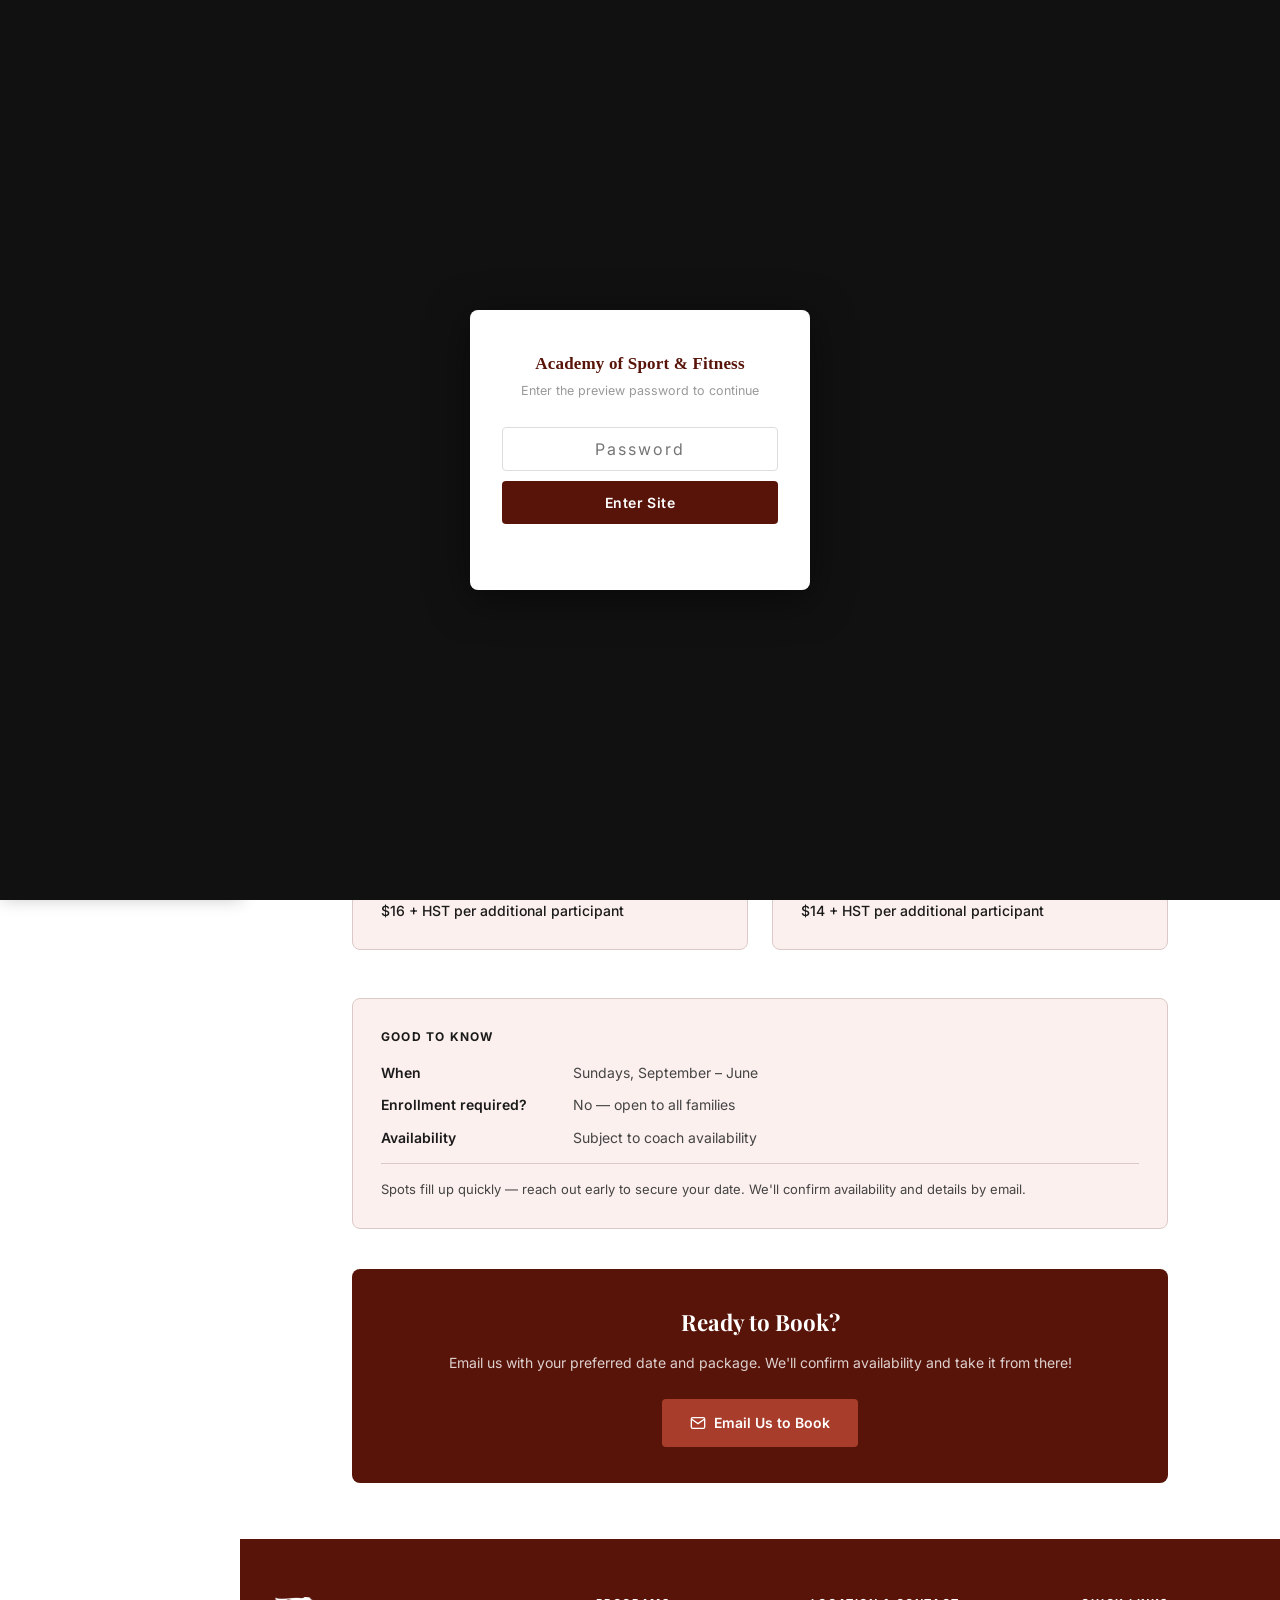
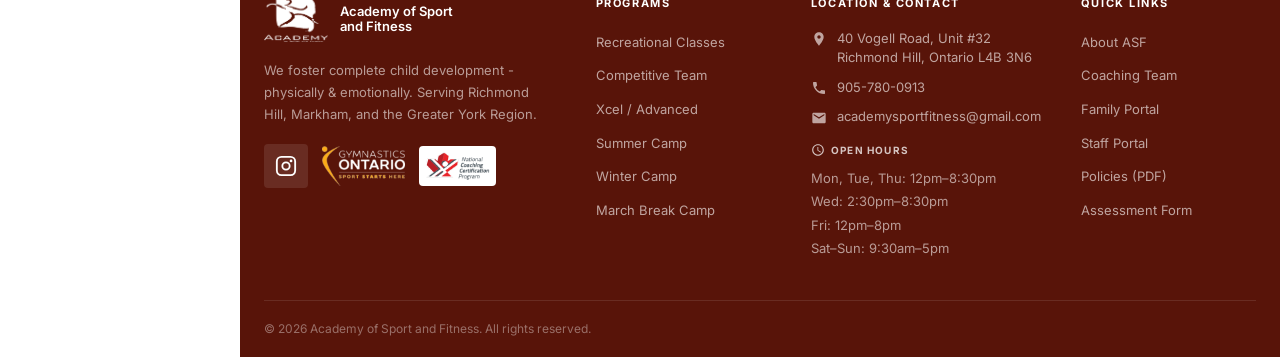
<file: birthday.html>
﻿<!DOCTYPE html>
<html lang="en">
<head>
<meta charset="UTF-8">
<meta name="viewport" content="width=device-width, initial-scale=1.0">
<meta name="description" content="Celebrate your child's birthday at ASF! Gymnastics gym parties available Sundays, September through June, in Richmond Hill.">
<meta property="og:site_name" content="Academy of Sport and Fitness">
<meta property="og:type" content="website">
<meta property="og:url" content="https://academysportfitness.ca/birthday.html">
<meta property="og:title" content="Birthday Parties | Academy of Sport and Fitness">
<meta property="og:description" content="Celebrate your child's birthday at ASF! Gymnastics gym parties available Sundays, September through June, in Richmond Hill.">
<meta property="og:image" content="https://academysportfitness.ca/assets/web/logo.png">
<meta property="og:locale" content="en_CA">
<link rel="icon" href="assets/web/logo.png" type="image/png">
<title>Birthday Parties | Academy of Sport and Fitness</title>
<link href="https://fonts.googleapis.com/css2?family=Playfair+Display:wght@400;700&family=Inter:wght@300;400;500;600;700&display=swap" rel="stylesheet">
<link rel="stylesheet" href="assets/style.css">
<style>
.page-hero-tagline{font-size:16px;color:rgba(255,255,255,.7);font-style:italic;margin:0}

/* ── BIRTHDAY CONTENT ── */
.birthday-intro{padding:48px 112px;border-bottom:1px solid var(--almond-silk)}
.birthday-intro p{font-size:16px;color:var(--text-mid);line-height:1.8;max-width:760px}

.birthday-highlights{display:grid;grid-template-columns:repeat(3,1fr);background:var(--seashell);border-top:1px solid var(--almond-silk);border-bottom:1px solid var(--almond-silk)}
.bday-fact{display:flex;align-items:center;gap:14px;padding:24px 32px;border-right:1px solid var(--almond-silk)}
.bday-fact:last-child{border-right:none}
.bday-fact-icon{width:40px;height:40px;flex-shrink:0;display:flex;align-items:center;justify-content:center;background:rgba(169,61,43,.1);border-radius:50%;color:var(--brick-red)}
.bday-fact strong{display:block;font-size:14px;font-weight:600;color:var(--text-dark)}
.bday-fact span{display:block;font-size:12px;color:var(--text-mid);margin-top:2px}

.birthday-details{padding:56px 112px}
.birthday-details h2{font-family:'Playfair Display',serif;font-size:1.8rem;font-weight:700;margin-bottom:40px;color:var(--text-dark)}

.bday-blocks{display:grid;grid-template-columns:1fr 1fr;gap:24px;margin-bottom:48px}
.bday-block{background:var(--seashell);border:1px solid var(--almond-silk);border-radius:8px;padding:28px 28px 24px}
.bday-block-icon{width:48px;height:48px;background:rgba(169,61,43,.1);border-radius:50%;display:flex;align-items:center;justify-content:center;color:var(--brick-red);margin-bottom:16px}
.bday-block h3{font-family:'Playfair Display',serif;font-size:1.15rem;font-weight:700;color:var(--dark-garnet);margin-bottom:8px}
.bday-block p{font-size:14px;color:var(--text-mid);line-height:1.7}

.bday-pricing{background:var(--seashell);border:1px solid var(--almond-silk);border-radius:8px;padding:28px;margin-bottom:40px}
.bday-pricing h3{font-size:12px;font-weight:700;letter-spacing:.1em;text-transform:uppercase;color:var(--text-dark);margin-bottom:16px}
.bday-pricing-row{display:flex;align-items:baseline;gap:12px;margin-bottom:10px;font-size:14px;color:var(--text-mid)}
.bday-pricing-row strong{font-weight:600;color:var(--text-dark);min-width:180px}
.bday-pricing-note{font-size:13px;color:var(--text-mid);margin-top:14px;padding-top:14px;border-top:1px solid var(--almond-silk);line-height:1.7}

.bday-cta{background:var(--dark-garnet);border-radius:8px;padding:36px;text-align:center;color:#fff}
.bday-cta h3{font-family:'Playfair Display',serif;font-size:1.4rem;font-weight:700;margin-bottom:10px}
.bday-cta p{font-size:14px;opacity:.8;margin-bottom:24px;line-height:1.7}
.bday-cta a.btn-email{display:inline-flex;align-items:center;gap:8px;background:var(--brick-red);color:#fff;padding:13px 28px;border-radius:4px;font-size:14px;font-weight:600;text-decoration:none;transition:background .2s}
.bday-cta a.btn-email:hover{background:var(--oxidized-iron)}
@media(max-width:1024px){
  .birthday-intro{padding:32px 24px}
  .birthday-highlights{grid-template-columns:1fr}
  .bday-fact{border-right:none;padding:16px 20px}
  .birthday-details{padding:36px 24px}
}
</style>  <script src="assets/layout.js" defer></script>
</head>
<body>
<script>if(sessionStorage.getItem('asf_auth')!=='1'){var b=document.body.style;b.overflow='hidden';b.position='fixed';b.width='100%';}</script>
</div>

<div class="mobile-topbar"></div>
<div class="nav-overlay" id="nav-overlay"></div>

<div class="site-wrapper">

<nav id="site-nav"></nav>

<main id="main-content">

  <div class="page-hero">
    <p class="section-eyebrow">Programs</p>
    <h1>Birthday Parties</h1>
    <p class="page-hero-tagline">Celebrate your child's big day with an action-packed gymnastics party</p>
  </div>

  <div class="birthday-intro">
    <p>Celebrate your child's birthday at Academy of Sport and Fitness! Our gym parties give kids an action-packed gymnastics experience, followed by time in a dedicated party room. Available Sundays from September to June — no enrollment in regular classes required.</p>
  </div>

  <div class="birthday-highlights">
    <div class="bday-fact">
      <div class="bday-fact-icon">
        <svg width="20" height="20" viewBox="0 0 24 24" fill="none" stroke="currentColor" stroke-width="2"><circle cx="12" cy="12" r="10"/><polyline points="12 6 12 12 16 14"/></svg>
      </div>
      <div>
        <strong>1 &ndash; 1.5 Hours in the Gym</strong>
        <span>Instructor-led gymnastics fun</span>
      </div>
    </div>
    <div class="bday-fact">
      <div class="bday-fact-icon">
        <svg width="20" height="20" viewBox="0 0 24 24" fill="none" stroke="currentColor" stroke-width="2"><path d="M3 9l9-7 9 7v11a2 2 0 0 1-2 2H5a2 2 0 0 1-2-2z"/><polyline points="9 22 9 12 15 12 15 22"/></svg>
      </div>
      <div>
        <strong>1 Hour in the Party Room</strong>
        <span>Your group's private space to celebrate</span>
      </div>
    </div>
    <div class="bday-fact">
      <div class="bday-fact-icon">
        <svg width="20" height="20" viewBox="0 0 24 24" fill="none" stroke="currentColor" stroke-width="2"><rect x="3" y="4" width="18" height="18" rx="2"/><line x1="16" y1="2" x2="16" y2="6"/><line x1="8" y1="2" x2="8" y2="6"/><line x1="3" y1="10" x2="21" y2="10"/></svg>
      </div>
      <div>
        <strong>Sundays, September &ndash; June</strong>
        <span>Subject to coach availability</span>
      </div>
    </div>
  </div>

  <div class="birthday-details">
    <h2>Packages</h2>

    <div class="bday-blocks">
      <div class="bday-block">
        <div class="bday-block-icon">
          <svg width="24" height="24" viewBox="0 0 24 24" fill="none" stroke="currentColor" stroke-width="2"><path d="M20 12V22H4V12"/><path d="M22 7H2v5h20V7z"/><path d="M12 22V7"/><path d="M12 7H7.5a2.5 2.5 0 0 1 0-5C11 2 12 7 12 7z"/><path d="M12 7h4.5a2.5 2.5 0 0 0 0-5C13 2 12 7 12 7z"/></svg>
        </div>
        <h3>Basic Package</h3>
        <p style="font-size:22px;font-weight:700;color:var(--brick-red);margin:6px 0 12px">$330 <span style="font-size:14px;font-weight:400;color:var(--text-mid)">+ HST</span></p>
        <ul style="list-style:none;padding:0;font-size:14px;color:var(--text-mid);line-height:1.9">
          <li>&#10003;&nbsp; Up to 10 children</li>
          <li>&#10003;&nbsp; 1 hour in the gym with a coach</li>
          <li>&#10003;&nbsp; 1 hour in the party room</li>
          <li style="color:var(--text-dark);font-weight:500;margin-top:8px">$16 + HST per additional participant</li>
        </ul>
      </div>
      <div class="bday-block">
        <div class="bday-block-icon">
          <svg width="24" height="24" viewBox="0 0 24 24" fill="none" stroke="currentColor" stroke-width="2"><polygon points="12 2 15.09 8.26 22 9.27 17 14.14 18.18 21.02 12 17.77 5.82 21.02 7 14.14 2 9.27 8.91 8.26 12 2"/></svg>
        </div>
        <h3>Extended Package</h3>
        <p style="font-size:22px;font-weight:700;color:var(--brick-red);margin:6px 0 12px">$410 <span style="font-size:14px;font-weight:400;color:var(--text-mid)">+ HST</span></p>
        <ul style="list-style:none;padding:0;font-size:14px;color:var(--text-mid);line-height:1.9">
          <li>&#10003;&nbsp; Up to 10 children</li>
          <li>&#10003;&nbsp; 1.5 hours in the gym with a coach</li>
          <li>&#10003;&nbsp; 1 hour in the party room</li>
          <li style="color:var(--text-dark);font-weight:500;margin-top:8px">$14 + HST per additional participant</li>
        </ul>
      </div>
    </div>

    <div class="bday-pricing">
      <h3>Good to Know</h3>
      <div class="bday-pricing-row">
        <strong>When</strong>
        <span>Sundays, September &ndash; June</span>
      </div>
      <div class="bday-pricing-row">
        <strong>Enrollment required?</strong>
        <span>No — open to all families</span>
      </div>
      <div class="bday-pricing-row">
        <strong>Availability</strong>
        <span>Subject to coach availability</span>
      </div>
      <p class="bday-pricing-note">Spots fill up quickly — reach out early to secure your date. We'll confirm availability and details by email.</p>
    </div>

    <div class="bday-cta">
      <h3>Ready to Book?</h3>
      <p>Email us with your preferred date and package. We'll confirm availability and take it from there!</p>
      <a href="mailto:academysportfitness@gmail.com" class="btn-email">
        <svg width="16" height="16" viewBox="0 0 24 24" fill="none" stroke="currentColor" stroke-width="2"><path d="M4 4h16c1.1 0 2 .9 2 2v12c0 1.1-.9 2-2 2H4c-1.1 0-2-.9-2-2V6c0-1.1.9-2 2-2z"/><polyline points="22,6 12,13 2,6"/></svg>
        Email Us to Book
      </a>
    </div>
  </div>

</main>
</div><!-- .site-wrapper -->

<footer id="site-footer"></footer>
</body>
</html>
</file>
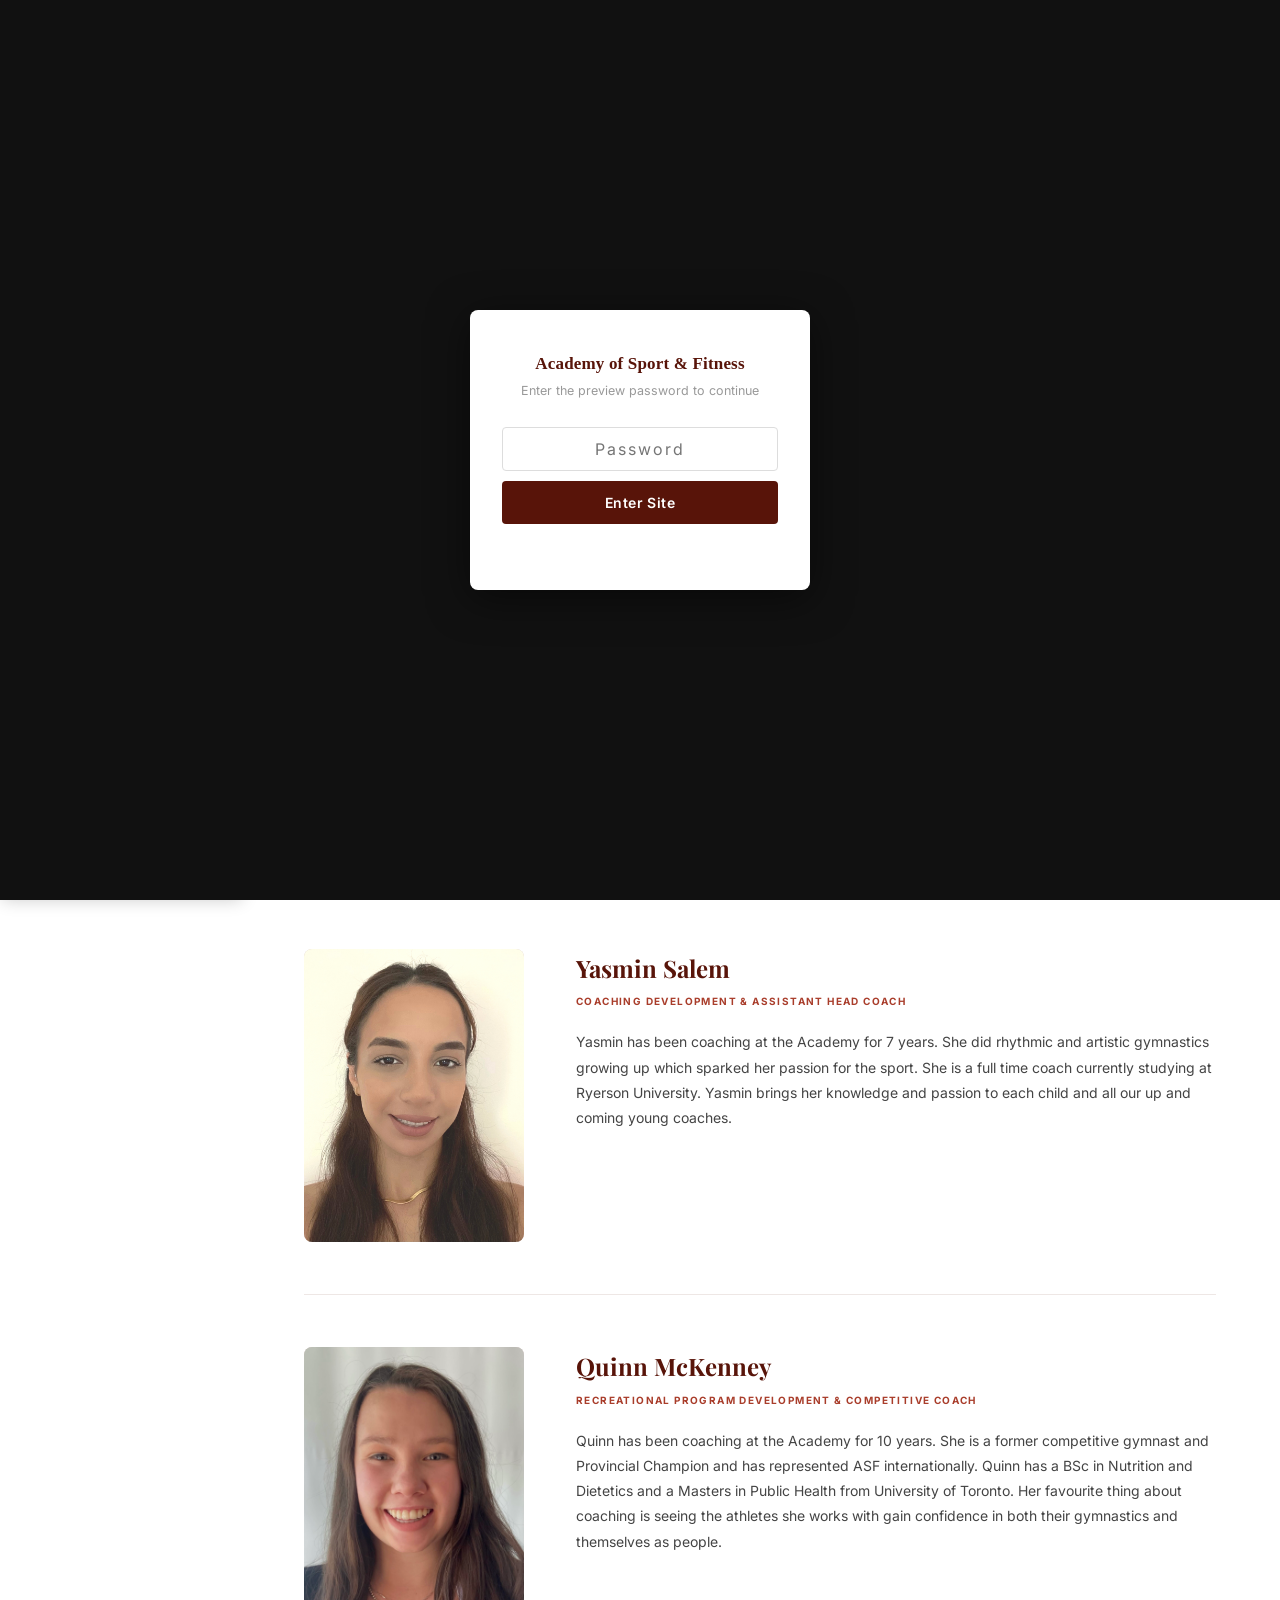
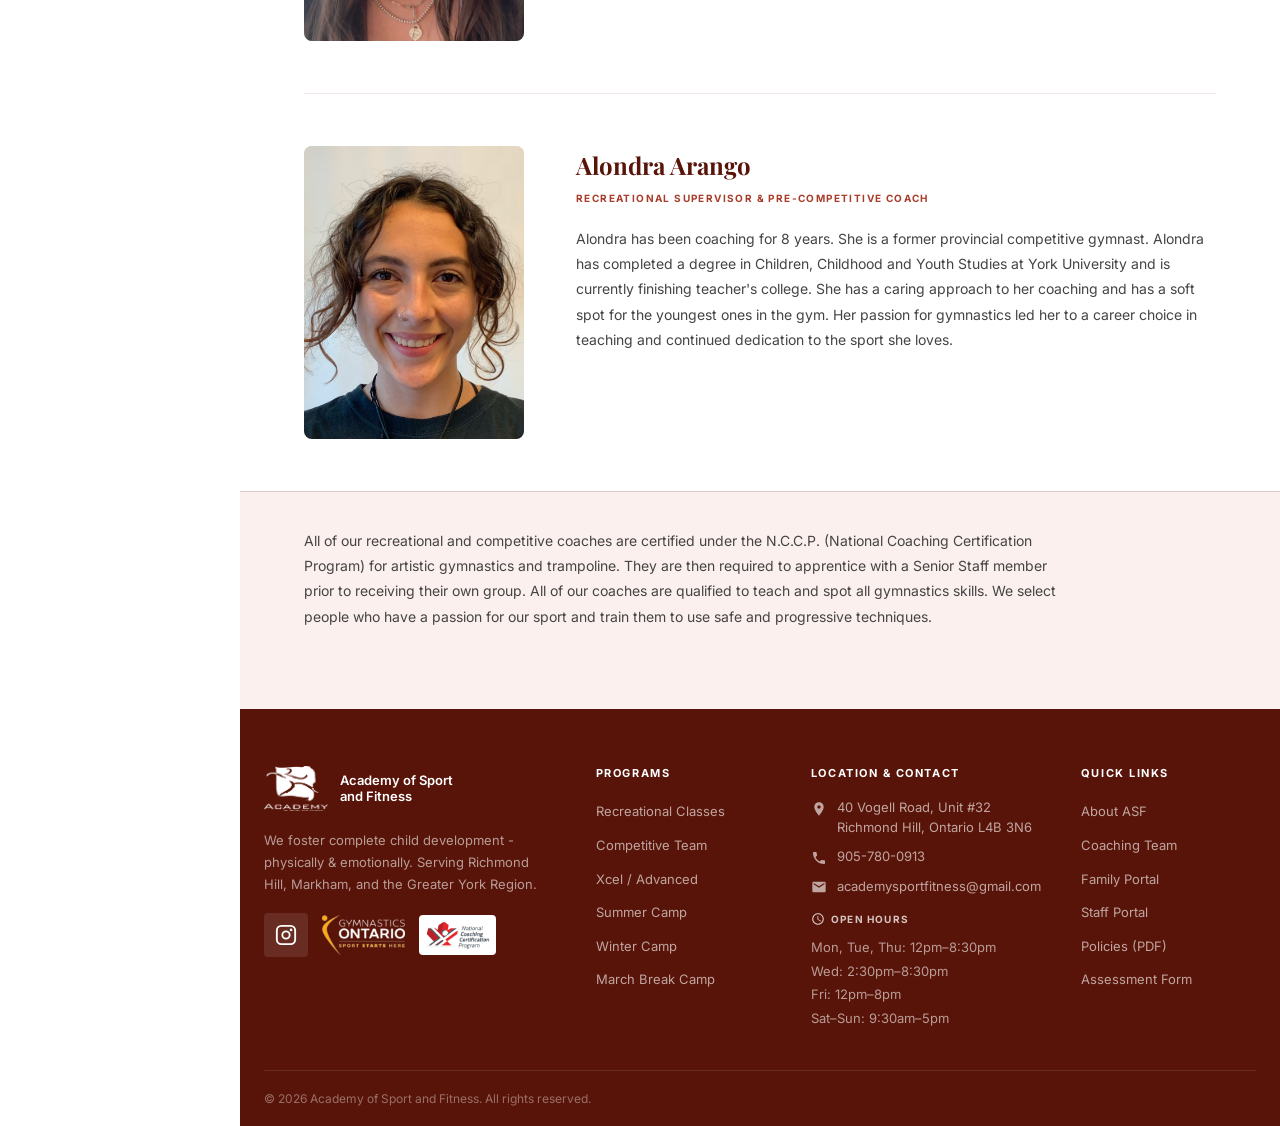
<file: coaching-team.html>
﻿<!DOCTYPE html>
<html lang="en">
<head>
<meta charset="UTF-8">
<meta name="viewport" content="width=device-width, initial-scale=1.0">
<meta name="description" content="Meet our certified gymnastics coaches, led by NCCP Level 4 Master Coach Paula Johnson. Serving Richmond Hill families since 1995.">
<meta property="og:site_name" content="Academy of Sport and Fitness">
<meta property="og:type" content="website">
<meta property="og:url" content="https://academysportfitness.ca/coaching-team.html">
<meta property="og:title" content="Coaching Team | Academy of Sport and Fitness">
<meta property="og:description" content="Meet our certified gymnastics coaches, led by NCCP Level 4 Master Coach Paula Johnson. Serving Richmond Hill families since 1995.">
<meta property="og:image" content="https://academysportfitness.ca/assets/web/logo.png">
<meta property="og:locale" content="en_CA">
<link rel="icon" href="assets/web/logo.png" type="image/png">
<title>Coaching Team | Academy of Sport and Fitness</title>
<link href="https://fonts.googleapis.com/css2?family=Playfair+Display:wght@400;700&family=Inter:wght@300;400;500;600;700&display=swap" rel="stylesheet">
<link rel="stylesheet" href="assets/style.css">
<style>
/* ── TEAM INTRO ── */

.team-intro{padding:48px 64px 0}
.team-intro p{font-size:15px;line-height:1.8;color:var(--text-mid)}

/* ── COACH LIST ── */
.team-list{padding:48px 64px 0}
.coach-card{display:grid;grid-template-columns:220px 1fr;gap:52px;align-items:start;padding:52px 0;border-bottom:1px solid rgba(218,201,198,.45)}
.coach-card:last-child{border-bottom:none}
.coach-photo{border-radius:8px;overflow:hidden;background:var(--almond-silk)}
.coach-photo img{width:100%;aspect-ratio:3/4;object-fit:cover;object-position:center top;display:block}
.coach-info{}
.coach-name{font-family:'Playfair Display',serif;font-size:24px;font-weight:700;color:var(--dark-garnet);margin-bottom:6px}
.coach-title{font-size:10px;font-weight:700;letter-spacing:.14em;text-transform:uppercase;color:var(--brick-red);margin-bottom:20px}
.coach-bio p{font-size:14px;line-height:1.8;color:var(--text-mid);margin-bottom:12px}
.coach-bio p:last-child{margin-bottom:0}

/* ── CERT NOTE ── */
.cert-note{background:var(--seashell);border-top:1px solid var(--almond-silk);padding:36px 64px 80px;margin-top:0}
.cert-note p{font-size:14px;line-height:1.8;color:var(--text-mid);max-width:760px}
@media(max-width:1024px){
  .team-intro{padding:32px 24px 0}
  .team-list{padding:32px 24px 0}
  .coach-card{grid-template-columns:1fr;gap:28px}
  .cert-note{padding:28px 24px 60px}
}
</style>  <script src="assets/layout.js" defer></script>
</head>
<body>
<script>if(sessionStorage.getItem('asf_auth')!=='1'){var b=document.body.style;b.overflow='hidden';b.position='fixed';b.width='100%';}</script>
</div>

<div class="mobile-topbar"></div>
<div class="nav-overlay" id="nav-overlay"></div>

<div class="site-wrapper">

<!-- ── SIDEBAR NAV ── -->
<nav id="site-nav"></nav>

<!-- ── MAIN ── -->
<main id="main-content">

  <div class="page-hero">
    <p class="section-eyebrow">About Us</p>
    <h1>Coaching Team</h1>
    <p class="page-hero-tagline">Certified coaches who are passionate about every child&rsquo;s development</p>
  </div>

  <div class="team-intro">
    <p>Our team of professionally trained gymnastics coaches are ready to bring out the best in your child. All our staff have a shared commitment to fostering the development of the complete child. Our company is not just about gymnastics - it's about the balance of mind and body and creating the foundation for confidence and personal success.</p>
  </div>

  <div class="team-list">

    <div class="coach-card">
      <div class="coach-photo">
        <img src="assets/photos/coaching-team/1-coaching-team.jpg" alt="Paula Johnson">
      </div>
      <div class="coach-info">
        <h2 class="coach-name">Paula Johnson</h2>
        <p class="coach-title">Owner / Head Coach</p>
        <div class="coach-bio">
          <p>In 1995 Paula opened the Academy of Sport and Fitness with a philosophy that all gymnasts should have access to high level coaching and their expertise, no matter what level they aim to achieve. She has maintained this philosophy for over 25 years and runs quality programs focused on personal achievement.</p>
          <p>Paula is a fully certified NCCP Level 4 Master Coach and also has a background in sport psychology and certificates in fitness training.</p>
          <p>Paula is a former elite gymnast who started her career coaching at the prestigious Seneca College Elite Training Center for Olympic hopefuls in gymnastics, figure skating and tennis.</p>
          <p>She has produced many Provincial and National Champions as well as athletes who have proudly represented Canada at the Olympic Games, World Championships, Commonwealth Games and Pan Am Games, to name a few.</p>
        </div>
      </div>
    </div>

    <div class="coach-card">
      <div class="coach-photo">
        <img src="assets/photos/coaching-team/2-coaching-team.jpg" alt="Yasmin Salem">
      </div>
      <div class="coach-info">
        <h2 class="coach-name">Yasmin Salem</h2>
        <p class="coach-title">Coaching Development &amp; Assistant Head Coach</p>
        <div class="coach-bio">
          <p>Yasmin has been coaching at the Academy for 7 years. She did rhythmic and artistic gymnastics growing up which sparked her passion for the sport. She is a full time coach currently studying at Ryerson University. Yasmin brings her knowledge and passion to each child and all our up and coming young coaches.</p>
        </div>
      </div>
    </div>

    <div class="coach-card">
      <div class="coach-photo">
        <img src="assets/photos/coaching-team/3-coaching-team.jpg" alt="Quinn McKenney">
      </div>
      <div class="coach-info">
        <h2 class="coach-name">Quinn McKenney</h2>
        <p class="coach-title">Recreational Program Development &amp; Competitive Coach</p>
        <div class="coach-bio">
          <p>Quinn has been coaching at the Academy for 10 years. She is a former competitive gymnast and Provincial Champion and has represented ASF internationally. Quinn has a BSc in Nutrition and Dietetics and a Masters in Public Health from University of Toronto. Her favourite thing about coaching is seeing the athletes she works with gain confidence in both their gymnastics and themselves as people.</p>
        </div>
      </div>
    </div>

    <div class="coach-card">
      <div class="coach-photo">
        <img src="assets/photos/coaching-team/4-coaching-team.jpg" alt="Alondra Arango">
      </div>
      <div class="coach-info">
        <h2 class="coach-name">Alondra Arango</h2>
        <p class="coach-title">Recreational Supervisor &amp; Pre-competitive Coach</p>
        <div class="coach-bio">
          <p>Alondra has been coaching for 8 years. She is a former provincial competitive gymnast. Alondra has completed a degree in Children, Childhood and Youth Studies at York University and is currently finishing teacher's college. She has a caring approach to her coaching and has a soft spot for the youngest ones in the gym. Her passion for gymnastics led her to a career choice in teaching and continued dedication to the sport she loves.</p>
        </div>
      </div>
    </div>

  </div>

  <div class="cert-note">
    <p>All of our recreational and competitive coaches are certified under the N.C.C.P. (National Coaching Certification Program) for artistic gymnastics and trampoline. They are then required to apprentice with a Senior Staff member prior to receiving their own group. All of our coaches are qualified to teach and spot all gymnastics skills. We select people who have a passion for our sport and train them to use safe and progressive techniques.</p>
  </div>

</main>

</div><!-- .site-wrapper -->

<footer id="site-footer"></footer>
</body>
</html>
</file>
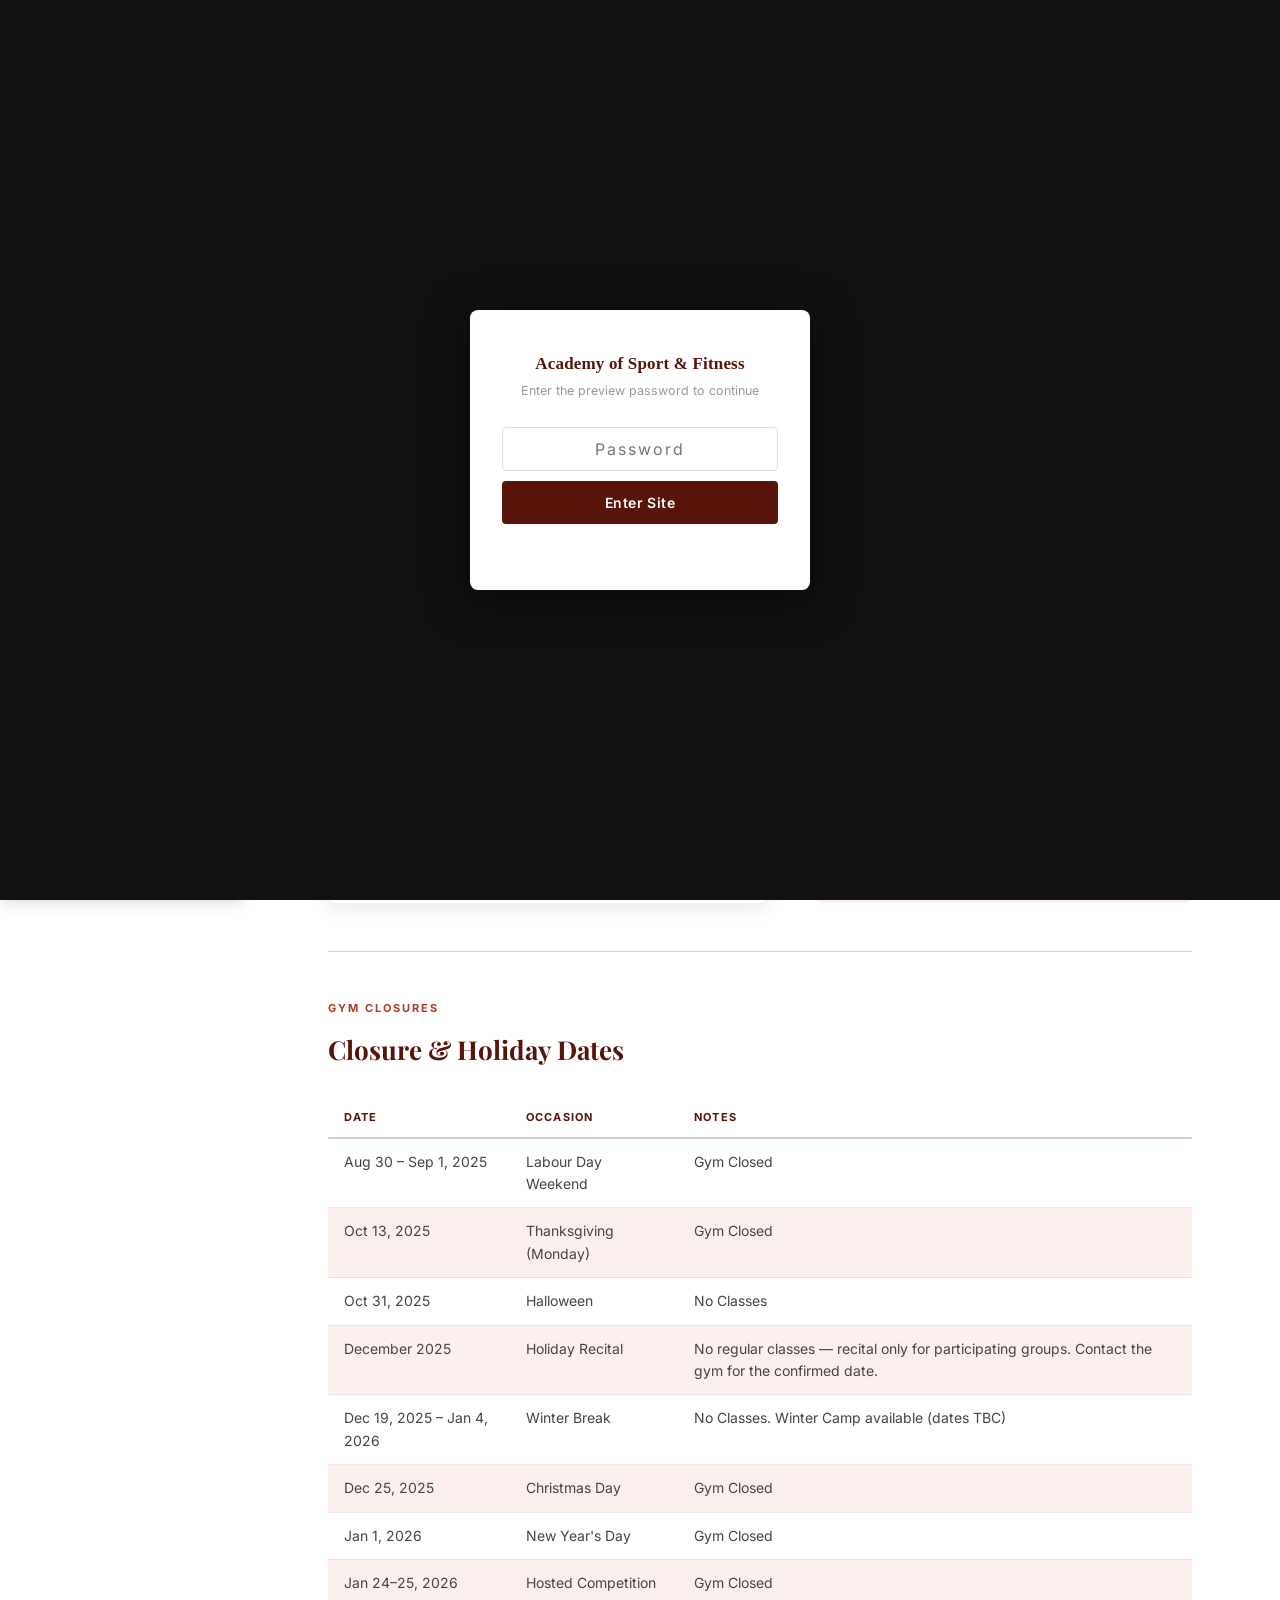
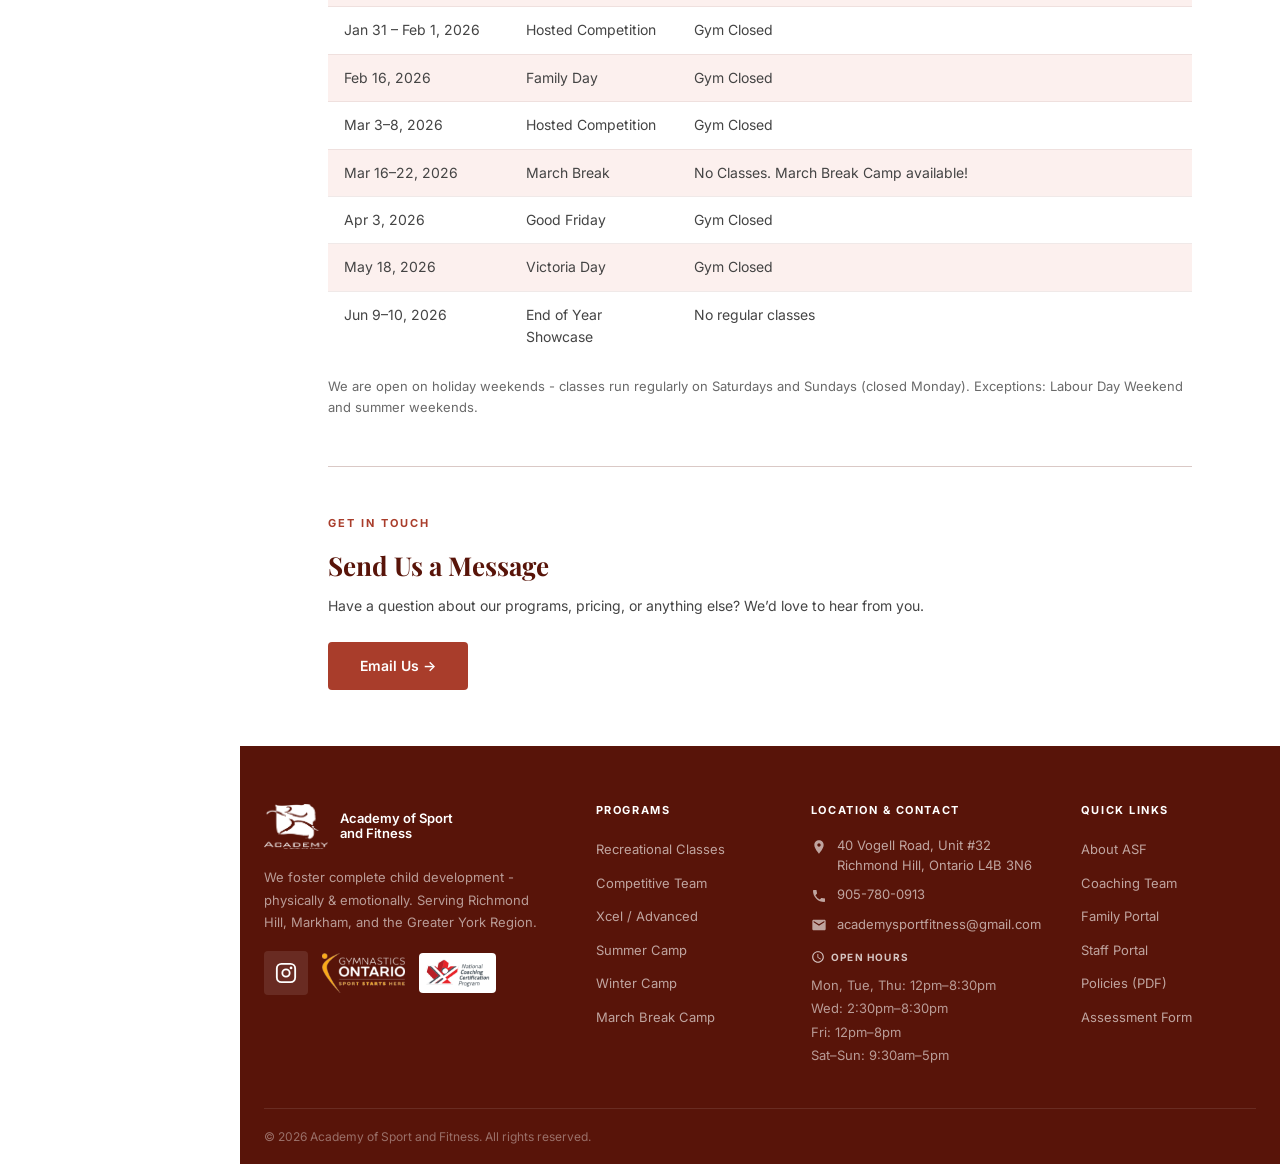
<file: location-contact.html>
﻿<!DOCTYPE html>
<html lang="en">
<head>
<meta charset="UTF-8">
<meta name="viewport" content="width=device-width, initial-scale=1.0">
<meta name="description" content="Visit us at 40 Vogell Road, Unit 32, Richmond Hill. Open Monday through Sunday. Call 905-780-0913 or email us today.">
<meta property="og:site_name" content="Academy of Sport and Fitness">
<meta property="og:type" content="website">
<meta property="og:url" content="https://academysportfitness.ca/location-contact.html">
<meta property="og:title" content="Location &amp; Contact | Academy of Sport and Fitness">
<meta property="og:description" content="Visit us at 40 Vogell Road, Unit 32, Richmond Hill. Open Monday through Sunday. Call 905-780-0913 or email us today.">
<meta property="og:image" content="https://academysportfitness.ca/assets/web/logo.png">
<meta property="og:locale" content="en_CA">
<link rel="icon" href="assets/web/logo.png" type="image/png">
<title>Location & Contact | Academy of Sport and Fitness</title>
<link href="https://fonts.googleapis.com/css2?family=Playfair+Display:wght@400;700&family=Inter:wght@300;400;500;600;700&display=swap" rel="stylesheet">
<link rel="stylesheet" href="assets/style.css">
<style>
/* ── INNER PAGE ── */

/* ── LOCATION LAYOUT ── */
.location-grid{display:flex;gap:48px;align-items:stretch}
.location-grid>.map-wrap{flex:1.4;min-width:0}
.location-grid>.contact-card{flex:1;min-width:0}
.contact-form-section{margin-top:48px}
.contact-form-section h2{font-family:'Playfair Display',serif;font-size:26px;color:var(--dark-garnet);margin-bottom:8px}
.contact-form-section .section-eyebrow{margin-bottom:12px}
.contact-form-intro{font-size:14px;color:var(--text-mid);margin-bottom:24px;line-height:1.7}
.btn-email{display:inline-block;background:var(--brick-red);color:#fff;padding:13px 32px;border-radius:4px;font-size:14px;font-weight:600;text-decoration:none;transition:background .2s}
.btn-email:hover{background:var(--oxidized-iron);color:#fff}
.form-group input,.form-group select,.form-group textarea{padding:10px 14px;border:1.5px solid var(--almond-silk);border-radius:4px;font-family:;font-size:14px;color:var(--text-dark);background:#fff;transition:border-color .2s;outline:none}
.form-group input:focus,.form-group select:focus,.form-group textarea:focus{border-color:var(--brick-red)}
.form-group textarea{resize:vertical;min-height:110px}
.map-wrap{border-radius:8px;overflow:hidden;box-shadow:0 4px 20px rgba(0,0,0,.1);display:flex;flex-direction:column}
.map-wrap iframe{width:100%;flex:1;min-height:320px;display:block;border:0}
.contact-card{background:var(--seashell);border-radius:8px;padding:32px}
.contact-card h2{font-family:'Playfair Display',serif;font-size:22px;color:var(--dark-garnet);margin-bottom:24px}
.contact-item{display:flex;align-items:flex-start;gap:14px;margin-bottom:20px}
.contact-item:last-child{margin-bottom:0}
.contact-icon{width:36px;height:36px;background:var(--dark-garnet);border-radius:6px;display:flex;align-items:center;justify-content:center;flex-shrink:0;color:#fff;margin-top:2px}
.contact-item-body{font-size:14px;line-height:1.7;color:var(--text-mid)}
.contact-item-body strong{display:block;font-size:12px;font-weight:700;letter-spacing:.1em;text-transform:uppercase;color:var(--dark-garnet);margin-bottom:3px}
.contact-item-body a{color:var(--brick-red);text-decoration:none}
.contact-item-body a:hover{text-decoration:underline}
.btn-directions{display:inline-flex;align-items:center;gap:8px;background:var(--brick-red);color:#fff;padding:11px 20px;border-radius:4px;font-size:13px;font-weight:600;text-decoration:none;margin-top:24px;transition:background .2s}
.btn-directions:hover{background:var(--oxidized-iron)}

/* ── CLOSURES ── */
.closures-section{margin-top:48px}
.closures-section h2{font-family:'Playfair Display',serif;font-size:26px;color:var(--dark-garnet);margin-bottom:28px}
.closures-table{width:100%;border-collapse:collapse}
.closures-table th{font-size:11px;font-weight:700;letter-spacing:.1em;text-transform:uppercase;color:var(--dark-garnet);text-align:left;padding:10px 16px;border-bottom:2px solid var(--almond-silk)}
.closures-table td{font-size:14px;padding:12px 16px;border-bottom:1px solid rgba(218,201,198,.4);color:var(--text-mid);vertical-align:top}
.closures-table tr:last-child td{border-bottom:none}
.closures-table tr:nth-child(even) td{background:var(--seashell)}
.closures-note{margin-top:16px;font-size:13px;color:var(--text-mid);opacity:.8}
@media(max-width:1024px){
  .location-grid{flex-direction:column;gap:24px}
}
</style>  <script src="assets/layout.js" defer></script>
</head>
<body>
<script>if(sessionStorage.getItem('asf_auth')!=='1'){var b=document.body.style;b.overflow='hidden';b.position='fixed';b.width='100%';}</script>
</div>

<!-- Mobile top bar -->
<div class="mobile-topbar"></div>
<div class="nav-overlay" id="nav-overlay"></div>

<div class="site-wrapper">

<!-- ── SIDEBAR NAV ── -->
<nav id="site-nav"></nav>

<!-- ── MAIN ── -->
<main id="main-content">

  <div class="page-hero">
    <p class="section-eyebrow">About Us</p>
    <h1>Location &amp; Contact</h1>
    <p class="page-hero-tagline">Come visit us in Richmond Hill &mdash; we&rsquo;d love to meet you</p>
  </div>

  <div class="inner-page">

    <div class="location-grid">

      <!-- Map -->
      <div class="map-wrap">
        <iframe
          src="https://www.google.com/maps?q=40+Vogell+Road+Unit+32+Richmond+Hill+Ontario+L4B+3N6&output=embed"
          title="Academy of Sport and Fitness location"
          allowfullscreen
          loading="lazy"
          referrerpolicy="no-referrer-when-downgrade">
        </iframe>
      </div>

      <!-- Contact card -->
      <div class="contact-card">
        <h2>Get in Touch</h2>

        <div class="contact-item">
          <div class="contact-icon">
            <svg width="16" height="16" viewBox="0 0 24 24" fill="currentColor"><path d="M12 2C8.13 2 5 5.13 5 9c0 5.25 7 13 7 13s7-7.75 7-13c0-3.87-3.13-7-7-7zm0 9.5c-1.38 0-2.5-1.12-2.5-2.5s1.12-2.5 2.5-2.5 2.5 1.12 2.5 2.5-1.12 2.5-2.5 2.5z"/></svg>
          </div>
          <div class="contact-item-body">
            <strong>Address</strong>
            40 Vogell Road, Unit #32<br>
            Richmond Hill, Ontario L4B 3N6
          </div>
        </div>

        <div class="contact-item">
          <div class="contact-icon">
            <svg width="16" height="16" viewBox="0 0 24 24" fill="currentColor"><path d="M6.62 10.79a15.05 15.05 0 0 0 6.59 6.59l2.2-2.2a1 1 0 0 1 1.02-.24c1.12.37 2.33.57 3.57.57a1 1 0 0 1 1 1V20a1 1 0 0 1-1 1C10.61 21 3 13.39 3 4a1 1 0 0 1 1-1h3.5a1 1 0 0 1 1 1c0 1.25.2 2.45.57 3.57a1 1 0 0 1-.25 1.02l-2.2 2.2z"/></svg>
          </div>
          <div class="contact-item-body">
            <strong>Phone</strong>
            <a href="tel:9057800913">905-780-0913</a>
          </div>
        </div>

        <div class="contact-item">
          <div class="contact-icon">
            <svg width="16" height="16" viewBox="0 0 24 24" fill="currentColor"><path d="M20 4H4c-1.1 0-2 .9-2 2v12c0 1.1.9 2 2 2h16c1.1 0 2-.9 2-2V6c0-1.1-.9-2-2-2zm0 4l-8 5-8-5V6l8 5 8-5v2z"/></svg>
          </div>
          <div class="contact-item-body">
            <strong>Email</strong>
            <a href="mailto:academysportfitness@gmail.com">academysportfitness@gmail.com</a>
          </div>
        </div>

        <div class="contact-item">
          <div class="contact-icon">
            <svg width="16" height="16" viewBox="0 0 24 24" fill="currentColor"><path d="M12 2C6.48 2 2 6.48 2 12s4.48 10 10 10 10-4.48 10-10S17.52 2 12 2zm.5 13H11v-6l5.25 3.15-.75 1.23-4.5-2.67V7h1.5v5.25l3.5 2.1-.5.65z"/></svg>
          </div>
          <div class="contact-item-body">
            <strong>Open Hours</strong>
            Mon: 12–8:30 p.m.<br>
            Tue: 12–8:30 p.m.<br>
            Wed: 2:30–8:30 p.m.<br>
            Thu: 12–8:30 p.m.<br>
            Fri: 12–8 p.m.<br>
            Sat: 9:30 a.m.–5 p.m.<br>
            Sun: 9:30 a.m.–5 p.m.
          </div>
        </div>

        <a href="https://www.google.com/maps/dir/?api=1&destination=40+Vogell+Road+Unit+32+Richmond+Hill+Ontario" class="btn-directions" target="_blank" rel="noopener noreferrer">
          <svg width="14" height="14" viewBox="0 0 24 24" fill="currentColor"><path d="M21.71 11.29l-9-9a1 1 0 0 0-1.42 0l-9 9a1 1 0 0 0 0 1.42l9 9a1 1 0 0 0 1.42 0l9-9a1 1 0 0 0 0-1.42zM14 14.5V12h-4v3H8v-4a1 1 0 0 1 1-1h5V7.5l3.5 3.5-3.5 3.5z"/></svg>
          Get Directions
        </a>
      </div>

    </div>

    <hr class="section-divider">

    <!-- Closure & Holiday Dates -->
    <div class="closures-section">
      <p class="section-eyebrow">Gym Closures</p>
      <h2>Closure &amp; Holiday Dates</h2>
      <table class="closures-table">
        <thead>
          <tr>
            <th>Date</th>
            <th>Occasion</th>
            <th>Notes</th>
          </tr>
        </thead>
        <tbody>
          <tr><td>Aug 30 – Sep 1, 2025</td><td>Labour Day Weekend</td><td>Gym Closed</td></tr>
          <tr><td>Oct 13, 2025</td><td>Thanksgiving (Monday)</td><td>Gym Closed</td></tr>
          <tr><td>Oct 31, 2025</td><td>Halloween</td><td>No Classes</td></tr>
          <tr><td>December 2025</td><td>Holiday Recital</td><td>No regular classes &mdash; recital only for participating groups. Contact the gym for the confirmed date.</td></tr>
          <tr><td>Dec 19, 2025 – Jan 4, 2026</td><td>Winter Break</td><td>No Classes. Winter Camp available (dates TBC)</td></tr>
          <tr><td>Dec 25, 2025</td><td>Christmas Day</td><td>Gym Closed</td></tr>
          <tr><td>Jan 1, 2026</td><td>New Year's Day</td><td>Gym Closed</td></tr>
          <tr><td>Jan 24–25, 2026</td><td>Hosted Competition</td><td>Gym Closed</td></tr>
          <tr><td>Jan 31 – Feb 1, 2026</td><td>Hosted Competition</td><td>Gym Closed</td></tr>
          <tr><td>Feb 16, 2026</td><td>Family Day</td><td>Gym Closed</td></tr>
          <tr><td>Mar 3–8, 2026</td><td>Hosted Competition</td><td>Gym Closed</td></tr>
          <tr><td>Mar 16–22, 2026</td><td>March Break</td><td>No Classes. March Break Camp available!</td></tr>
          <tr><td>Apr 3, 2026</td><td>Good Friday</td><td>Gym Closed</td></tr>
          <tr><td>May 18, 2026</td><td>Victoria Day</td><td>Gym Closed</td></tr>
          <tr><td>Jun 9–10, 2026</td><td>End of Year Showcase</td><td>No regular classes</td></tr>
        </tbody>
      </table>
      <p class="closures-note">We are open on holiday weekends - classes run regularly on Saturdays and Sundays (closed Monday). Exceptions: Labour Day Weekend and summer weekends.</p>
    </div>

    <hr class="section-divider">

    <div class="contact-form-section">
      <p class="section-eyebrow">Get in Touch</p>
      <h2>Send Us a Message</h2>
      <p class="contact-form-intro">Have a question about our programs, pricing, or anything else? We&rsquo;d love to hear from you.</p>
      <a href="mailto:academysportfitness@gmail.com" class="btn-email">Email Us &rarr;</a>
    </div>
  </div>

</main>

</div><!-- .site-wrapper -->

<!-- Footer -->
<footer id="site-footer"></footer>
</body>
</html>
</file>
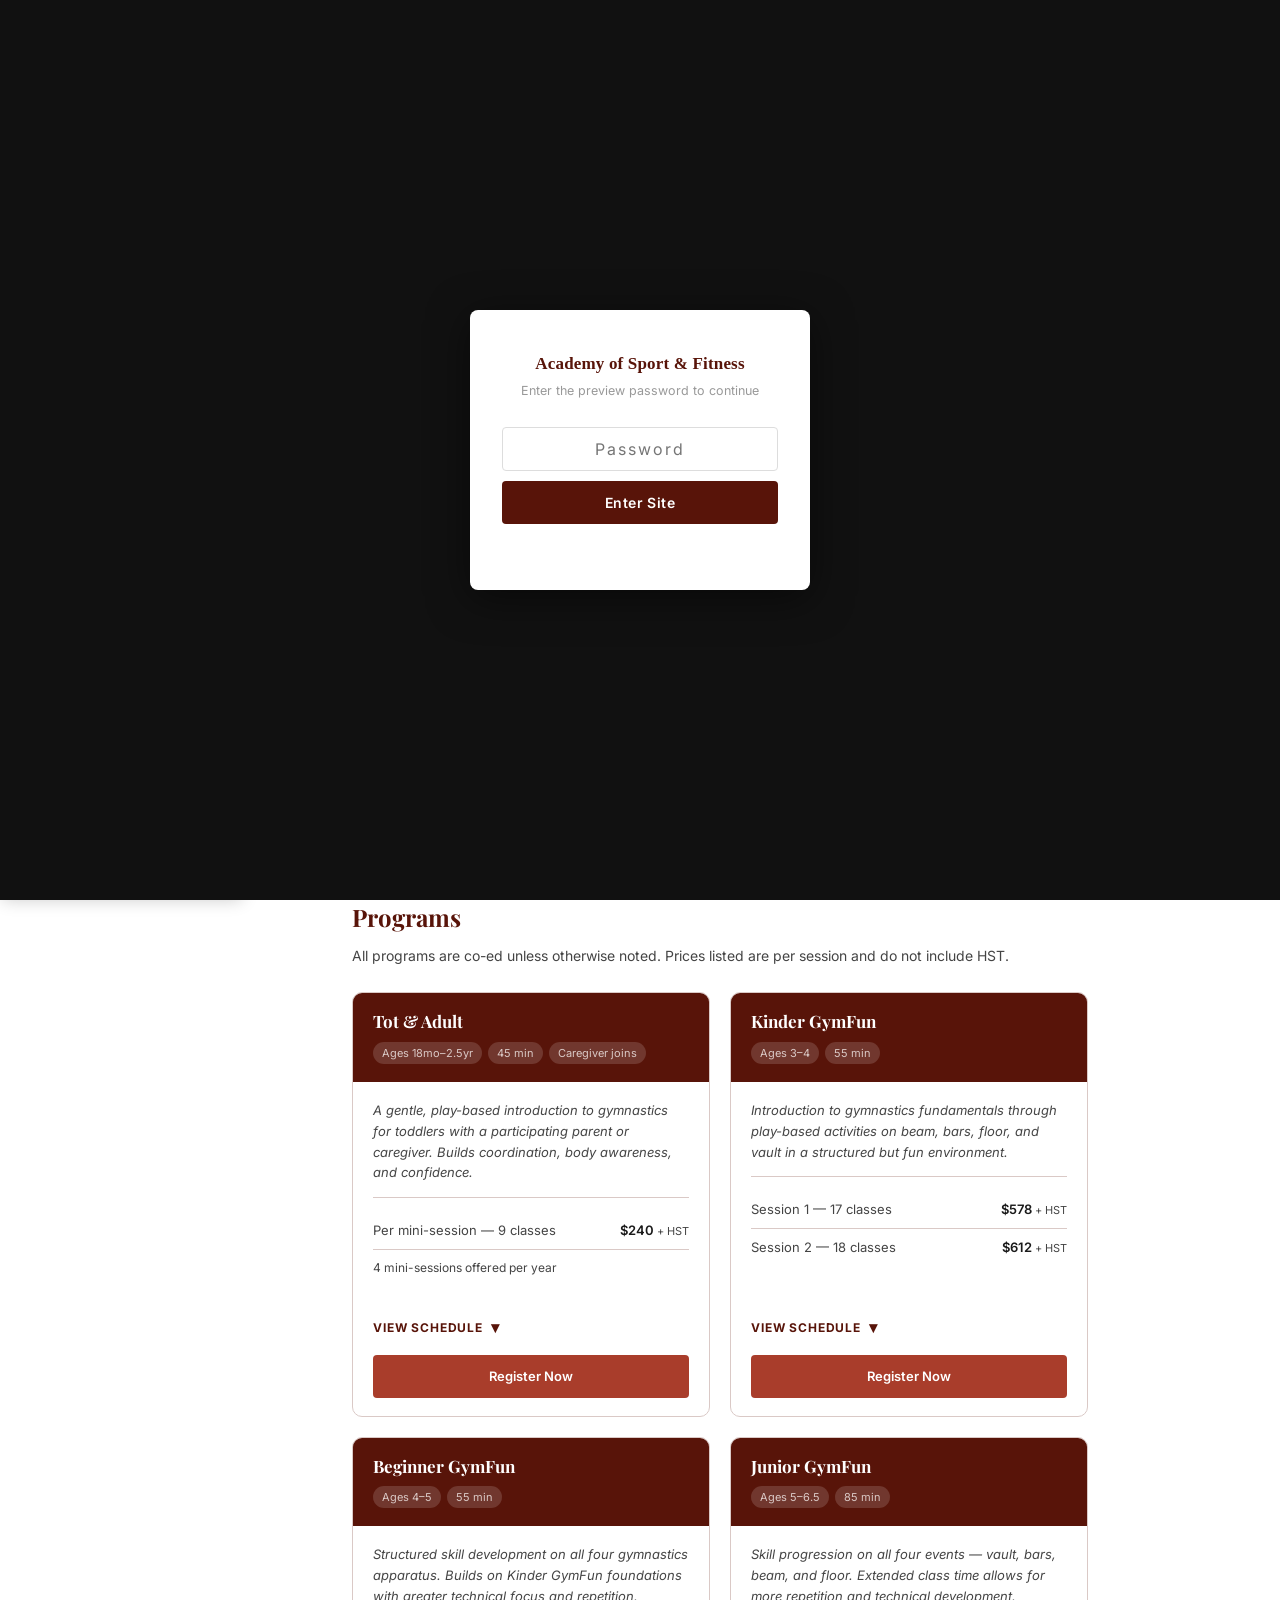
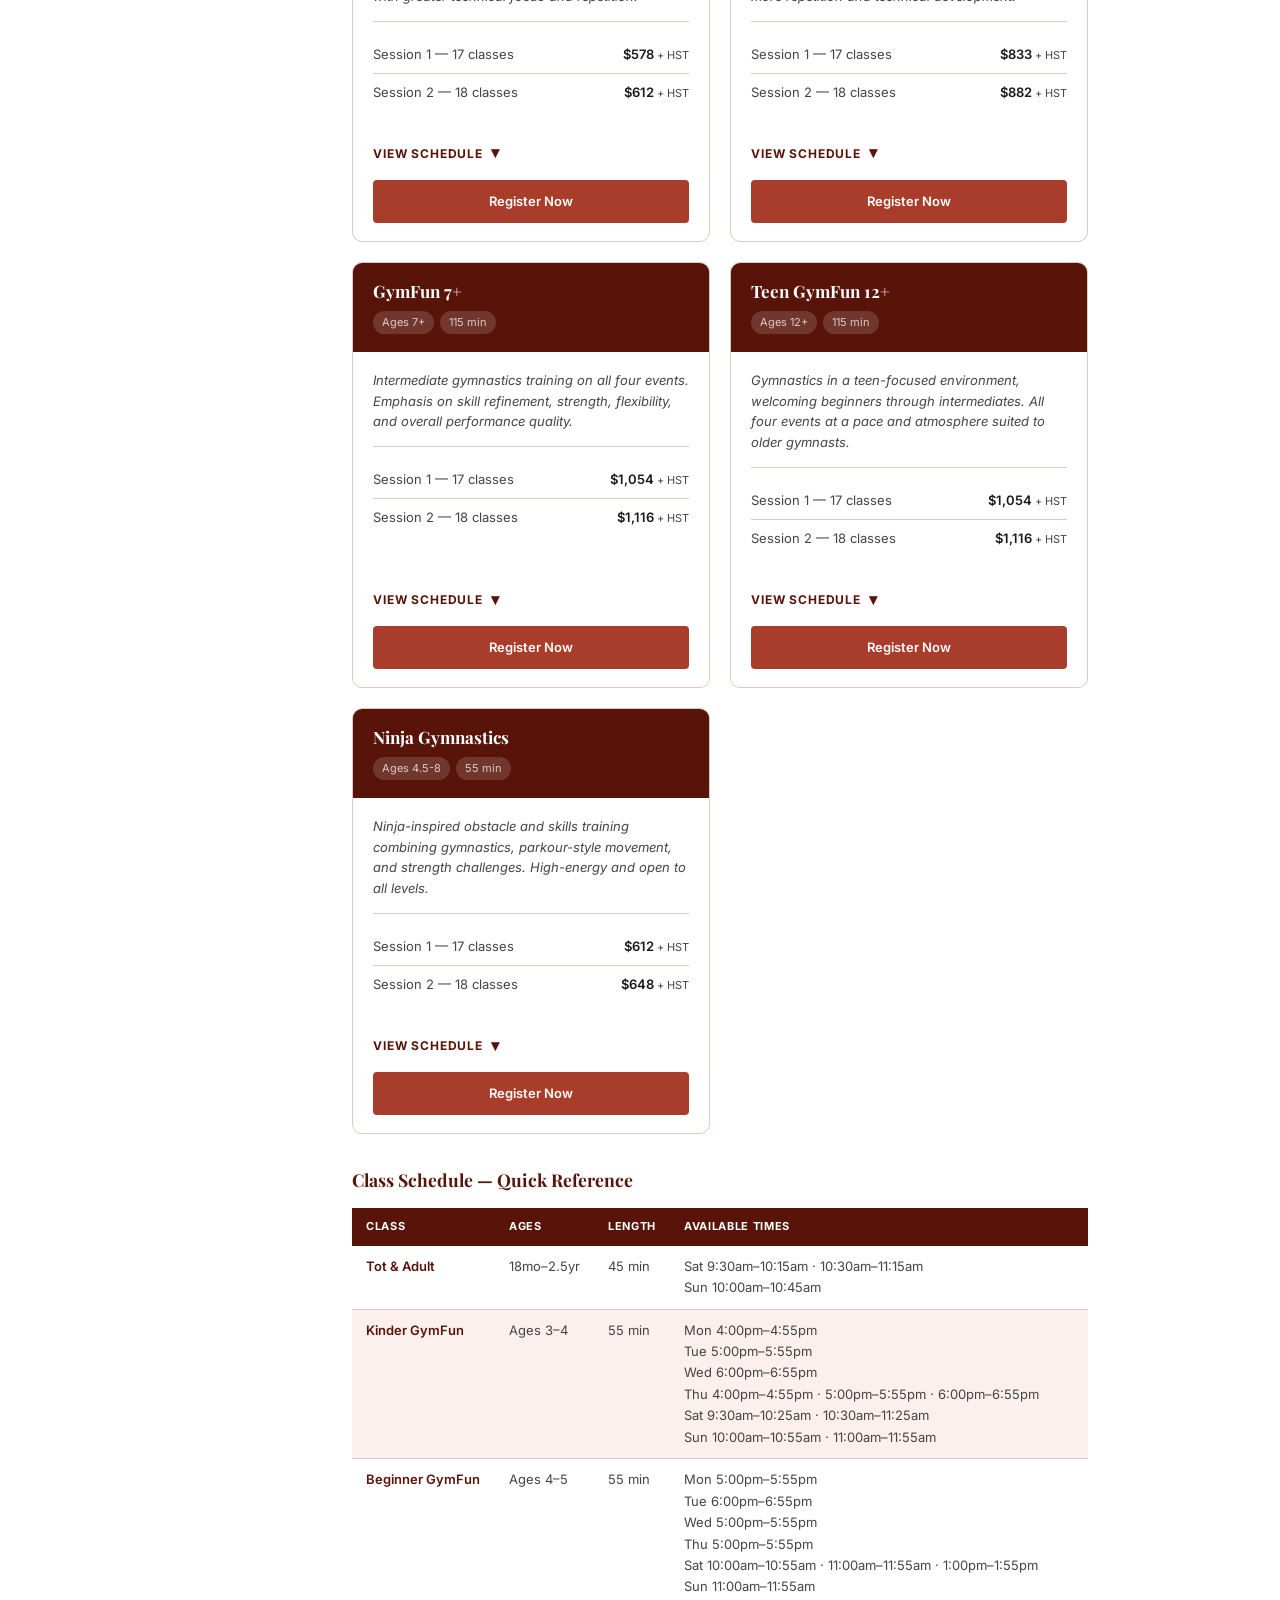
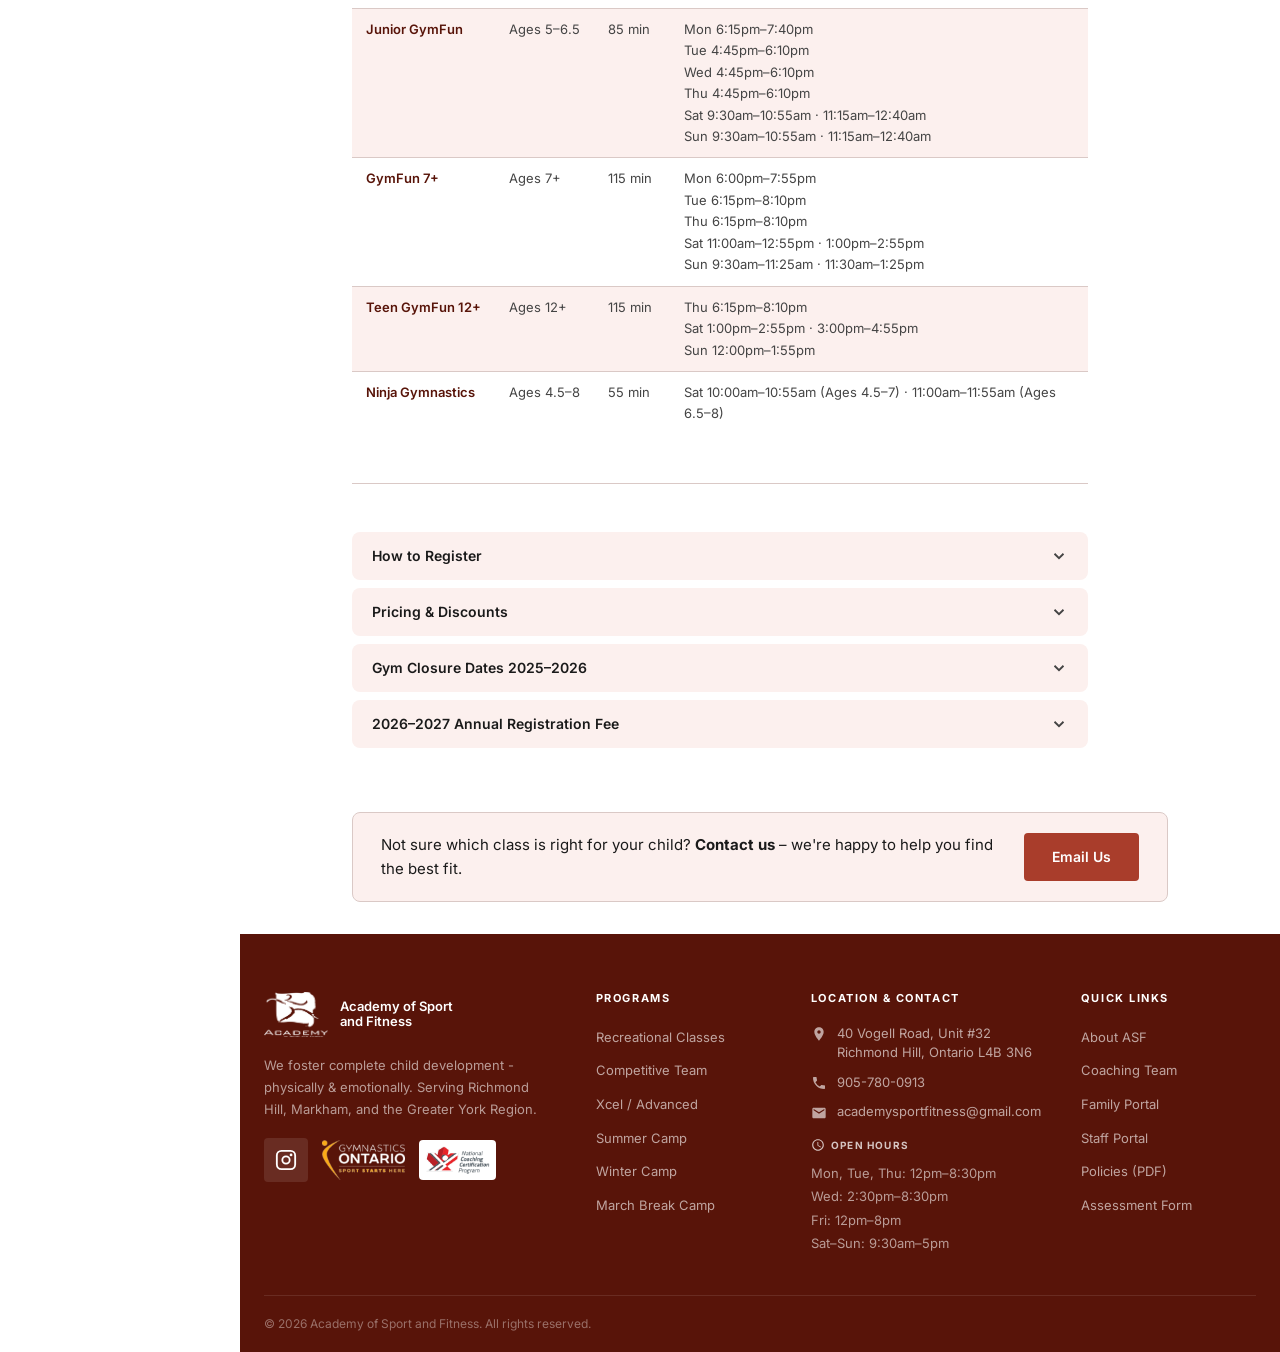
<file: recreational-classes.html>
﻿<!DOCTYPE html>
<html lang="en">
<head>
<meta charset="UTF-8">
<meta name="viewport" content="width=device-width, initial-scale=1.0">
<meta name="description" content="Gymnastics classes for ages 18 months to adult - Tot & Adult, KinderFun, GymFun, Ninja, Teen, and summer programs in Richmond Hill.">
<meta property="og:site_name" content="Academy of Sport and Fitness">
<meta property="og:type" content="website">
<meta property="og:url" content="https://academysportfitness.ca/recreational-classes.html">
<meta property="og:title" content="Recreational Classes | Academy of Sport and Fitness">
<meta property="og:description" content="Gymnastics classes for ages 18 months to adult - Tot & Adult, KinderFun, GymFun, Ninja, Teen, and summer programs in Richmond Hill.">
<meta property="og:image" content="https://academysportfitness.ca/assets/web/logo.png">
<meta property="og:locale" content="en_CA">
<link rel="icon" href="assets/web/logo.png" type="image/png">
<title>Recreational Classes | Academy of Sport and Fitness</title>
<link href="https://fonts.googleapis.com/css2?family=Playfair+Display:wght@400;700&family=Inter:wght@300;400;500;600;700&display=swap" rel="stylesheet">
<link rel="stylesheet" href="assets/style.css">
<style>
.page-hero-tagline{font-size:16px;color:rgba(255,255,255,.7);font-style:italic;margin:0}

/* ── ABOUT BAR ── */
.about-bar{background:var(--seashell);padding:16px 112px;font-size:14px;color:var(--text-mid);border-bottom:1px solid var(--almond-silk);line-height:1.7}

/* ── TABS ── */
.tabs-wrap{padding:0 112px;border-bottom:2px solid var(--almond-silk);background:var(--white);position:sticky;top:0;z-index:100}
.tab-bar{display:flex;justify-content:center;overflow-x:auto;scrollbar-width:none}
.tab-bar::-webkit-scrollbar{display:none}
.tab-btn{display:flex;flex-direction:column;align-items:center;gap:8px;padding:14px 18px;background:none;border:none;border-bottom:3px solid transparent;font-family:'Inter',sans-serif;font-size:13px;font-weight:500;color:var(--text-mid);cursor:pointer;transition:color .15s,border-color .15s;white-space:nowrap;margin-bottom:-2px}
.tab-btn:hover{color:var(--brick-red)}
.tab-btn.active{color:var(--brick-red);border-bottom-color:var(--brick-red);font-weight:600}
.tab-icon{display:flex;align-items:center;justify-content:center;color:inherit}.tab-icon svg{width:20px;height:20px}

/* ── PANELS ── */
.tab-panel{display:none}
.tab-panel.active{display:block}

/* ── CONTENT SECTION ── */
.content-section{padding:40px 112px;max-width:960px}

/* ── HEADINGS ── */
.section-h2{font-family:'Playfair Display',serif;font-size:1.5rem;color:var(--dark-garnet);margin-bottom:8px}
.section-intro-text{font-size:14px;color:var(--text-mid);line-height:1.7;margin-bottom:24px;max-width:720px}

/* ── AGE GUIDE BOX ── */
.age-guide-box{background:var(--seashell);border-radius:10px;padding:22px 24px;margin-bottom:32px}
.age-guide-box h3{font-size:12px;font-weight:700;text-transform:uppercase;letter-spacing:.1em;color:var(--dark-garnet);margin-bottom:14px}
.age-guide-box table{width:100%;border-collapse:collapse;font-size:13px}
.age-guide-box td{padding:8px 0;border-bottom:1px solid var(--almond-silk);color:var(--text-mid);vertical-align:top}
.age-guide-box td:first-child{font-weight:600;color:var(--text-dark);width:45%;padding-right:20px}
.age-guide-box tr:last-child td{border-bottom:none}

/* ── CLASS CARDS ── */
.class-grid{display:grid;grid-template-columns:1fr 1fr;gap:20px;margin:24px 0}
.class-card{border:1.5px solid var(--almond-silk);border-radius:10px;overflow:hidden;display:flex;flex-direction:column;transition:box-shadow .2s}
.class-card:hover{box-shadow:0 4px 18px rgba(0,0,0,.08)}
.class-card-header{background:var(--dark-garnet);padding:18px 20px}
.class-card-header h3{color:#fff;font-family:'Playfair Display',serif;font-size:17px;font-weight:700;margin-bottom:10px;line-height:1.2}
.class-tags{display:flex;flex-wrap:wrap;gap:6px}
.class-tag{background:rgba(255,255,255,.15);color:var(--almond-silk);font-size:11px;padding:3px 9px;border-radius:20px;line-height:1.5}
.class-card-body{padding:18px 20px;flex:1;display:flex;flex-direction:column}
.class-desc{font-size:13px;color:var(--text-mid);font-style:italic;line-height:1.6;margin-bottom:14px;padding-bottom:14px;border-bottom:1px solid var(--almond-silk)}
.class-sessions{display:flex;flex-direction:column;margin-bottom:16px;flex:1}
.session-row{display:flex;justify-content:space-between;align-items:center;padding:8px 0;border-bottom:1px solid var(--almond-silk);font-size:13px;gap:8px}
.session-row:last-child{border-bottom:none}
.session-row span{color:var(--text-mid)}
.session-row strong{color:var(--text-dark);font-weight:600;text-align:right;white-space:nowrap}
.session-row small{font-size:11px;font-weight:400;color:var(--text-mid)}
.class-register-btn{display:block;text-align:center;background:var(--brick-red);color:#fff;padding:11px 16px;border-radius:4px;font-size:13px;font-weight:600;text-decoration:none;transition:background .2s;margin-top:auto}
.class-register-btn:hover{background:var(--oxidized-iron);color:#fff}

/* ── SUMMER CLASSES ── */
.summer-intro{background:var(--seashell);border-radius:10px;padding:18px 22px;margin-bottom:28px;font-size:14px;color:var(--text-mid);line-height:1.7}
.summer-intro strong{color:var(--text-dark)}
.class-price-feature{font-size:22px;font-weight:700;color:var(--dark-garnet);margin-bottom:4px;margin-top:14px}
.class-price-feature span{font-size:14px;font-weight:400;color:var(--text-mid)}
.class-price-sub{font-size:12px;color:var(--text-mid);margin-bottom:14px;padding-bottom:14px}
.schedule-heading{font-size:11px;font-weight:700;text-transform:uppercase;letter-spacing:.08em;color:var(--dark-garnet);margin-bottom:8px}
.schedule-list{list-style:none;padding:0;font-size:13px;color:var(--text-mid);margin-bottom:16px;flex:1}
.schedule-list li{padding:5px 0;border-bottom:1px solid var(--almond-silk);display:flex;align-items:center;gap:8px}
.schedule-list li:last-child{border-bottom:none}
.schedule-list li::before{content:'';display:inline-block;width:6px;height:6px;border-radius:50%;background:var(--brick-red);flex-shrink:0}

/* ── FULL SCHEDULE TABLE ── */
.full-schedule{margin:32px 0 4px}
.full-schedule-title{font-family:'Playfair Display',serif;font-size:1.1rem;color:var(--dark-garnet);margin-bottom:14px}
.full-schedule-scroll{overflow-x:auto}
.full-schedule-table{width:100%;border-collapse:collapse;font-size:13px}
.full-schedule-table th{background:var(--dark-garnet);color:#fff;padding:10px 14px;text-align:left;font-size:11px;font-weight:700;letter-spacing:.06em;text-transform:uppercase;white-space:nowrap}
.full-schedule-table td{padding:10px 14px;border-bottom:1px solid var(--almond-silk);color:var(--text-mid);vertical-align:top;line-height:1.65}
.full-schedule-table td:first-child{font-weight:600;color:var(--dark-garnet);white-space:nowrap}
.full-schedule-table td:nth-child(2),.full-schedule-table td:nth-child(3){white-space:nowrap}
.full-schedule-table tbody tr:last-child td{border-bottom:none}
.full-schedule-table tbody tr:nth-child(even) td{background:var(--seashell)}
/* ── CARD SCHEDULE DROPDOWN ── */
.card-schedule{margin-top:14px;margin-bottom:14px;padding-top:0}
.card-schedule summary{font-size:12px;font-weight:700;text-transform:uppercase;letter-spacing:.07em;color:var(--dark-garnet);cursor:pointer;list-style:none;display:flex;align-items:center;gap:6px;user-select:none}
.card-schedule summary::-webkit-details-marker{display:none}
.card-schedule summary::after{content:'▾';display:inline-block;transition:transform .2s;font-size:16px;opacity:1;margin-left:2px}
.card-schedule[open] summary::after{transform:rotate(-180deg)}
.card-schedule-table{width:100%;border-collapse:collapse;font-size:12px;margin-top:10px}
.card-schedule-table th{background:var(--dark-garnet);color:#fff;padding:6px 10px;text-align:left;font-size:10px;letter-spacing:.07em;text-transform:uppercase}
.card-schedule-table td{padding:6px 10px;border-bottom:1px solid var(--almond-silk);color:var(--text-mid);vertical-align:top;line-height:1.4}
.card-schedule-table tr:last-child td{border-bottom:none}
.card-schedule-table td:first-child{font-weight:600;color:var(--dark-garnet);white-space:nowrap;width:36%}

/* ── INFO NOTE ── */
.info-note{display:flex;gap:12px;background:#fff8f7;border:1px solid var(--almond-silk);border-left:3px solid var(--brick-red);border-radius:4px;padding:14px 16px;font-size:13px;color:var(--text-mid);margin-bottom:24px;line-height:1.6}
.info-note-icon{color:var(--brick-red);flex-shrink:0;margin-top:1px}

/* ── ACCORDIONS ── */
.accordion-group{margin:24px 0;display:flex;flex-direction:column;gap:8px}
.accordion{background:var(--seashell);border-radius:8px;overflow:hidden}
.accordion-header{width:100%;display:flex;align-items:center;justify-content:space-between;padding:15px 20px;background:none;border:none;font-family:'Inter',sans-serif;font-size:14px;font-weight:600;color:var(--text-dark);cursor:pointer;text-align:left;transition:background .15s,color .15s}
.accordion-header:hover{background:rgba(0,0,0,.04);color:var(--brick-red)}
.accordion.open .accordion-header{color:var(--brick-red)}
.accordion-chevron{display:flex;flex-shrink:0;transition:transform .25s;color:var(--text-mid)}
.accordion.open .accordion-chevron{transform:rotate(180deg)}
.accordion-body{padding:0 20px 18px;font-size:14px;color:var(--text-mid);line-height:1.7;display:none}
.accordion.open .accordion-body{display:block}
.accordion-body ul{margin:8px 0 10px 16px;padding:0}
.accordion-body li{margin-bottom:5px}
.accordion-body p{margin-bottom:10px}
.accordion-body p:last-child{margin-bottom:0}
.accordion-body strong{color:var(--text-dark)}

/* ── DATES LIST ── */
.dates-group{margin-top:4px}
.dates-term{font-size:11px;font-weight:700;text-transform:uppercase;letter-spacing:.09em;color:var(--dark-garnet);margin:16px 0 8px}
.dates-term:first-child{margin-top:4px}
.dates-list{list-style:none;padding:0}
.dates-list li{display:flex;gap:16px;padding:7px 0;border-bottom:1px solid var(--almond-silk);font-size:13px;align-items:baseline}
.dates-list li:last-child{border-bottom:none}
.date-label{min-width:200px;flex-shrink:0;font-weight:600;color:var(--text-dark)}

/* ── CANCELLATION TAB ── */
.policy-section{padding:40px 112px;max-width:800px}
.policy-section h2{font-family:'Playfair Display',serif;font-size:1.5rem;color:var(--dark-garnet);margin-bottom:20px}
.policy-block{background:var(--seashell);border-radius:8px;padding:20px 24px;margin-bottom:16px;font-size:14px;color:var(--text-mid);line-height:1.75}
.policy-block h3{font-size:13px;font-weight:700;color:var(--text-dark);margin-bottom:10px;text-transform:uppercase;letter-spacing:.06em}
.policy-block ul{list-style:none;padding:0}
.policy-block li{padding:5px 0 5px 16px;position:relative;border-bottom:1px solid var(--almond-silk)}
.policy-block li:last-child{border-bottom:none}
.policy-block li::before{content:'–';position:absolute;left:0;color:var(--brick-red)}
.policy-cta{margin-top:32px;padding:28px 32px;background:var(--seashell);border-radius:10px;text-align:center;border-top:3px solid var(--brick-red)}
.policy-cta p{font-size:14px;color:var(--text-mid);margin-bottom:16px}
.btn-red{display:inline-flex;align-items:center;gap:8px;background:var(--brick-red);color:#fff;padding:13px 28px;border-radius:4px;font-size:14px;font-weight:600;text-decoration:none;transition:background .2s}
.btn-red:hover{background:var(--oxidized-iron);color:#fff}
@media(max-width:1024px){
  .about-bar{padding:12px 24px}
  .tabs-wrap{padding:0 16px}
  .content-section{padding:28px 24px}
  .policy-section{padding:28px 24px}
  .finder-stuck{margin:20px 24px 32px}
}
</style>  <script src="assets/layout.js" defer></script>
</head>
<body>
<script>if(sessionStorage.getItem('asf_auth')!=='1'){var b=document.body.style;b.overflow='hidden';b.position='fixed';b.width='100%';}</script>
</div>


<!-- Mobile topbar -->
<div class="mobile-topbar"></div>
<div class="nav-overlay" id="nav-overlay"></div>

<nav id="site-nav" aria-label="Main navigation"></nav>
<div class="site-wrapper">
<main id="main-content">

  <!-- Page hero -->
  <div class="page-hero">
    <p class="section-eyebrow">Programs</p>
    <h1>Recreational Classes</h1>
    <p class="page-hero-tagline">Structured gymnastics classes for every age and skill level</p>
  </div>

  <!-- About bar -->
  <div class="about-bar">
    Our recreational season runs from September to June. Summer Afternoon Classes run July&ndash;August. Join any time &mdash; fees are pro-rated.
  </div>

  <!-- Tab bar -->
  <div class="tabs-wrap">
    <div class="tab-bar" role="tablist">
      <button class="tab-btn active" data-panel="regular" role="tab" aria-selected="true">
        <span class="tab-icon"><svg width="17" height="17" viewBox="0 0 24 24" fill="none" stroke="currentColor" stroke-width="2"><rect x="3" y="4" width="18" height="18" rx="2"/><line x1="3" y1="10" x2="21" y2="10"/><line x1="8" y1="2" x2="8" y2="6"/><line x1="16" y1="2" x2="16" y2="6"/></svg></span>
        2026&ndash;2027 Classes
      </button>
      <button class="tab-btn" data-panel="summer" role="tab" aria-selected="false">
        <span class="tab-icon"><svg width="17" height="17" viewBox="0 0 24 24" fill="none" stroke="currentColor" stroke-width="2"><circle cx="12" cy="12" r="4"/><line x1="12" y1="2" x2="12" y2="4"/><line x1="12" y1="20" x2="12" y2="22"/><line x1="4.22" y1="4.22" x2="5.64" y2="5.64"/><line x1="18.36" y1="18.36" x2="19.78" y2="19.78"/><line x1="2" y1="12" x2="4" y2="12"/><line x1="20" y1="12" x2="22" y2="12"/><line x1="4.22" y1="19.78" x2="5.64" y2="18.36"/><line x1="18.36" y1="5.64" x2="19.78" y2="4.22"/></svg></span>
        Summer Classes
      </button>
      <button class="tab-btn" data-panel="preparing" role="tab" aria-selected="false">
        <span class="tab-icon"><svg width="17" height="17" viewBox="0 0 24 24" fill="none" stroke="currentColor" stroke-width="2"><path d="M16 4h2a2 2 0 0 1 2 2v14a2 2 0 0 1-2 2H6a2 2 0 0 1-2-2V6a2 2 0 0 1 2-2h2"/><rect x="8" y="2" width="8" height="4" rx="1"/><line x1="8" y1="12" x2="16" y2="12"/><line x1="8" y1="16" x2="12" y2="16"/></svg></span>
        Preparing for Class
      </button>
      <button class="tab-btn" data-panel="cancellation" role="tab" aria-selected="false">
        <span class="tab-icon"><svg width="17" height="17" viewBox="0 0 24 24" fill="none" stroke="currentColor" stroke-width="2"><path d="M14 2H6a2 2 0 0 0-2 2v16a2 2 0 0 0 2 2h12a2 2 0 0 0 2-2V8z"/><polyline points="14 2 14 8 20 8"/><line x1="8" y1="13" x2="16" y2="13"/><line x1="8" y1="17" x2="16" y2="17"/></svg></span>
        Cancellation Policy
      </button>
    </div>
  </div>


  <!-- ══════════════════════════════════
       PANEL 1: 2026–2027 CLASSES
  ══════════════════════════════════ -->
  <div class="tab-panel active" id="panel-regular">
    <div class="content-section">

      <h2 class="section-h2">2026&ndash;2027 Classes</h2>
      <p class="section-intro-text">Registration opens each year for Session 1 (September&ndash;January) and Session 2 (February&ndash;June). An Annual Recreational Registration Fee of $64 + HST per student is required &mdash; valid July 1, 2026 to June 30, 2027.</p>

      <!-- Age guide -->
      <div class="age-guide-box">
        <h3>Which class is right for my child?</h3>
        <table>
          <tr><td>18 months - 2.5 years</td><td>Tot &amp; Adult <em style="font-size:12px;color:var(--text-mid)">(parent or caregiver joins)</em></td></tr>
          <tr><td>Age 3</td><td>Kinder GymFun</td></tr>
          <tr><td>Age 4</td><td>Kinder GymFun or Beginner GymFun</td></tr>
          <tr><td>Ages 5-6.5</td><td>Junior GymFun</td></tr>
          <tr><td>Ages 7-11</td><td>GymFun 7+</td></tr>
          <tr><td>Ages 12+</td><td>Teen GymFun 12+</td></tr>
          <tr><td>Ages 4.5-8 (any level)</td><td>Ninja Gymnastics</td></tr>
        </table>
      </div>

      <h2 class="section-h2">Programs</h2>
      <p class="section-intro-text">All programs are co-ed unless otherwise noted. Prices listed are per session and do not include HST.</p>

      <div class="class-grid">

        <!-- Tot & Adult -->
        <div class="class-card">
          <div class="class-card-header">
            <h3>Tot &amp; Adult</h3>
            <div class="class-tags">
              <span class="class-tag">Ages 18mo&ndash;2.5yr</span>
              <span class="class-tag">45 min</span>
              <span class="class-tag">Caregiver joins</span>
            </div>
          </div>
          <div class="class-card-body">
            <p class="class-desc">A gentle, play-based introduction to gymnastics for toddlers with a participating parent or caregiver. Builds coordination, body awareness, and confidence.</p>
            <div class="class-sessions">
              <div class="session-row">
                <span>Per mini-session &mdash; 9 classes</span>
                <strong>$240 <small>+ HST</small></strong>
              </div>
              <div class="session-row" style="border-bottom:none">
                <span style="font-size:12px;color:var(--text-mid)">4 mini-sessions offered per year</span>
              </div>
            </div>
            <details class="card-schedule">
              <summary>View Schedule</summary>
              <table class="card-schedule-table"><thead><tr><th>Day</th><th>Time</th></tr></thead><tbody>
                  <tr><td>Saturday</td><td>9:30am–10:15am<br>10:30am–11:15am</td></tr>
                  <tr><td>Sunday</td><td>10:00am–10:45am</td></tr>
              </tbody></table>
            </details>
            <a href="https://app.jackrabbitclass.com/regv2.asp?id=540626" class="class-register-btn" target="_blank" rel="noopener noreferrer">Register Now</a>
          </div>
        </div>

        <!-- Kinder GymFun -->
        <div class="class-card">
          <div class="class-card-header">
            <h3>Kinder GymFun</h3>
            <div class="class-tags">
              <span class="class-tag">Ages 3&ndash;4</span>
              <span class="class-tag">55 min</span>
            </div>
          </div>
          <div class="class-card-body">
            <p class="class-desc">Introduction to gymnastics fundamentals through play-based activities on beam, bars, floor, and vault in a structured but fun environment.</p>
            <div class="class-sessions">
              <div class="session-row">
                <span>Session 1 &mdash; 17 classes</span>
                <strong>$578 <small>+ HST</small></strong>
              </div>
              <div class="session-row">
                <span>Session 2 &mdash; 18 classes</span>
                <strong>$612 <small>+ HST</small></strong>
              </div>
            </div>
            <details class="card-schedule">
              <summary>View Schedule</summary>
              <table class="card-schedule-table"><thead><tr><th>Day</th><th>Time</th></tr></thead><tbody>
                <tr><td>Monday</td><td>4:00pm–4:55pm</td></tr>
                <tr><td>Tuesday</td><td>5:00pm–5:55pm</td></tr>
                <tr><td>Wednesday</td><td>6:00pm–6:55pm</td></tr>
                <tr><td>Thursday</td><td>4:00pm–4:55pm<br>5:00pm–5:55pm<br>6:00pm–6:55pm</td></tr>
                <tr><td>Saturday</td><td>9:30am–10:25am<br>10:30am–11:25am</td></tr>
                <tr><td>Sunday</td><td>10:00am–10:55am<br>11:00am–11:55am</td></tr>
              </tbody></table>
            </details>
            <a href="https://app.jackrabbitclass.com/regv2.asp?id=540626" class="class-register-btn" target="_blank" rel="noopener noreferrer">Register Now</a>
          </div>
        </div>

        <!-- Beginner GymFun -->
        <div class="class-card">
          <div class="class-card-header">
            <h3>Beginner GymFun</h3>
            <div class="class-tags">
              <span class="class-tag">Ages 4&ndash;5</span>
              <span class="class-tag">55 min</span>
            </div>
          </div>
          <div class="class-card-body">
            <p class="class-desc">Structured skill development on all four gymnastics apparatus. Builds on Kinder GymFun foundations with greater technical focus and repetition.</p>
            <div class="class-sessions">
              <div class="session-row">
                <span>Session 1 &mdash; 17 classes</span>
                <strong>$578 <small>+ HST</small></strong>
              </div>
              <div class="session-row">
                <span>Session 2 &mdash; 18 classes</span>
                <strong>$612 <small>+ HST</small></strong>
              </div>
            </div>
            <details class="card-schedule">
              <summary>View Schedule</summary>
              <table class="card-schedule-table"><thead><tr><th>Day</th><th>Time</th></tr></thead><tbody>
                <tr><td>Monday</td><td>5:00pm–5:55pm</td></tr>
                <tr><td>Tuesday</td><td>6:00pm–6:55pm</td></tr>
                <tr><td>Wednesday</td><td>5:00pm–5:55pm</td></tr>
                <tr><td>Thursday</td><td>5:00pm–5:55pm</td></tr>
                <tr><td>Saturday</td><td>10:00am–10:55am<br>11:00am–11:55am<br>1:00pm–1:55pm</td></tr>
                <tr><td>Sunday</td><td>11:00am–11:55am</td></tr>
              </tbody></table>
            </details>
            <a href="https://app.jackrabbitclass.com/regv2.asp?id=540626" class="class-register-btn" target="_blank" rel="noopener noreferrer">Register Now</a>
          </div>
        </div>

        <!-- Junior GymFun -->
        <div class="class-card">
          <div class="class-card-header">
            <h3>Junior GymFun</h3>
            <div class="class-tags">
              <span class="class-tag">Ages 5&ndash;6.5</span>
              <span class="class-tag">85 min</span>
            </div>
          </div>
          <div class="class-card-body">
            <p class="class-desc">Skill progression on all four events &mdash; vault, bars, beam, and floor. Extended class time allows for more repetition and technical development.</p>
            <div class="class-sessions">
              <div class="session-row">
                <span>Session 1 &mdash; 17 classes</span>
                <strong>$833 <small>+ HST</small></strong>
              </div>
              <div class="session-row">
                <span>Session 2 &mdash; 18 classes</span>
                <strong>$882 <small>+ HST</small></strong>
              </div>
            </div>
            <details class="card-schedule">
              <summary>View Schedule</summary>
              <table class="card-schedule-table"><thead><tr><th>Day</th><th>Time</th></tr></thead><tbody>
                <tr><td>Monday</td><td>6:15pm–7:40pm</td></tr>
                <tr><td>Tuesday</td><td>4:45pm–6:10pm</td></tr>
                <tr><td>Wednesday</td><td>4:45pm–6:10pm</td></tr>
                <tr><td>Thursday</td><td>4:45pm–6:10pm</td></tr>
                <tr><td>Saturday</td><td>9:30am–10:55am<br>11:15am–12:40pm</td></tr>
                <tr><td>Sunday</td><td>9:30am–10:55am<br>11:15am–12:40pm</td></tr>
              </tbody></table>
            </details>
            <a href="https://app.jackrabbitclass.com/regv2.asp?id=540626" class="class-register-btn" target="_blank" rel="noopener noreferrer">Register Now</a>
          </div>
        </div>

        <!-- GymFun 7+ -->
        <div class="class-card">
          <div class="class-card-header">
            <h3>GymFun 7+</h3>
            <div class="class-tags">
              <span class="class-tag">Ages 7+</span>
              <span class="class-tag">115 min</span>
            </div>
          </div>
          <div class="class-card-body">
            <p class="class-desc">Intermediate gymnastics training on all four events. Emphasis on skill refinement, strength, flexibility, and overall performance quality.</p>
            <div class="class-sessions">
              <div class="session-row">
                <span>Session 1 &mdash; 17 classes</span>
                <strong>$1,054 <small>+ HST</small></strong>
              </div>
              <div class="session-row">
                <span>Session 2 &mdash; 18 classes</span>
                <strong>$1,116 <small>+ HST</small></strong>
              </div>
            </div>
            <details class="card-schedule">
              <summary>View Schedule</summary>
              <table class="card-schedule-table"><thead><tr><th>Day</th><th>Time</th></tr></thead><tbody>
                <tr><td>Monday</td><td>6:00pm–7:55pm</td></tr>
                <tr><td>Tuesday</td><td>6:15pm–8:10pm</td></tr>
                <tr><td>Thursday</td><td>6:15pm–8:10pm</td></tr>
                <tr><td>Saturday</td><td>11:00am–12:55am<br>1:00pm–2:55pm</td></tr>
                <tr><td>Sunday</td><td>9:30am–11:25am<br>11:30am–1:25pm</td></tr>
              </tbody></table>
            </details>
            <a href="https://app.jackrabbitclass.com/regv2.asp?id=540626" class="class-register-btn" target="_blank" rel="noopener noreferrer">Register Now</a>
          </div>
        </div>

        <!-- Teen GymFun -->
        <div class="class-card">
          <div class="class-card-header">
            <h3>Teen GymFun 12+</h3>
            <div class="class-tags">
              <span class="class-tag">Ages 12+</span>
              <span class="class-tag">115 min</span>
            </div>
          </div>
          <div class="class-card-body">
            <p class="class-desc">Gymnastics in a teen-focused environment, welcoming beginners through intermediates. All four events at a pace and atmosphere suited to older gymnasts.</p>
            <div class="class-sessions">
              <div class="session-row">
                <span>Session 1 &mdash; 17 classes</span>
                <strong>$1,054 <small>+ HST</small></strong>
              </div>
              <div class="session-row">
                <span>Session 2 &mdash; 18 classes</span>
                <strong>$1,116 <small>+ HST</small></strong>
              </div>
            </div>
            <details class="card-schedule">
              <summary>View Schedule</summary>
              <table class="card-schedule-table"><thead><tr><th>Day</th><th>Time</th></tr></thead><tbody>
                <tr><td>Thursday</td><td>6:15pm–8:10pm</td></tr>
                <tr><td>Saturday</td><td>1:00pm–2:55pm<br>3:00pm–4:55pm</td></tr>
                <tr><td>Sunday</td><td>12:00pm–1:55pm</td></tr>
              </tbody></table>
            </details>
            <a href="https://app.jackrabbitclass.com/regv2.asp?id=540626" class="class-register-btn" target="_blank" rel="noopener noreferrer">Register Now</a>
          </div>
        </div>

        <!-- Ninja Gymnastics -->
        <div class="class-card">
          <div class="class-card-header">
            <h3>Ninja Gymnastics</h3>
            <div class="class-tags">
              <span class="class-tag">Ages 4.5-8</span>
              <span class="class-tag">55 min</span>
            </div>
          </div>
          <div class="class-card-body">
            <p class="class-desc">Ninja-inspired obstacle and skills training combining gymnastics, parkour-style movement, and strength challenges. High-energy and open to all levels.</p>
            <div class="class-sessions">
              <div class="session-row">
                <span>Session 1 &mdash; 17 classes</span>
                <strong>$612 <small>+ HST</small></strong>
              </div>
              <div class="session-row">
                <span>Session 2 &mdash; 18 classes</span>
                <strong>$648 <small>+ HST</small></strong>
              </div>
            </div>
            <details class="card-schedule">
              <summary>View Schedule</summary>
              <table class="card-schedule-table"><thead><tr><th>Day</th><th>Time</th></tr></thead><tbody>
                <tr><td>Saturday</td><td>10:00am–10:55am (Ages 4.5–7)<br>11:00am–11:55am (Ages 6.5–8)</td></tr>
              </tbody></table>
            </details>
            <a href="https://app.jackrabbitclass.com/regv2.asp?id=540626" class="class-register-btn" target="_blank" rel="noopener noreferrer">Register Now</a>
          </div>
        </div>

      </div><!-- /.class-grid -->

      <div class="full-schedule">
        <h3 class="full-schedule-title">Class Schedule &mdash; Quick Reference</h3>
        <div class="full-schedule-scroll">
          <table class="full-schedule-table">
            <thead>
              <tr>
                <th>Class</th>
                <th>Ages</th>
                <th>Length</th>
                <th>Available Times</th>
              </tr>
            </thead>
            <tbody>
              <tr>
                <td>Tot &amp; Adult</td>
                <td>18mo&ndash;2.5yr</td>
                <td>45 min</td>
                <td>Sat 9:30am–10:15am &middot; 10:30am–11:15am<br>Sun 10:00am–10:45am</td>
              </tr>
              <tr>
                <td>Kinder GymFun</td>
                <td>Ages 3&ndash;4</td>
                <td>55 min</td>
                <td>Mon 4:00pm–4:55pm<br>Tue 5:00pm–5:55pm<br>Wed 6:00pm–6:55pm<br>Thu 4:00pm–4:55pm &middot; 5:00pm–5:55pm &middot; 6:00pm–6:55pm<br>Sat 9:30am–10:25am &middot; 10:30am–11:25am<br>Sun 10:00am–10:55am &middot; 11:00am–11:55am</td>
              </tr>
              <tr>
                <td>Beginner GymFun</td>
                <td>Ages 4&ndash;5</td>
                <td>55 min</td>
                <td>Mon 5:00pm–5:55pm<br>Tue 6:00pm–6:55pm<br>Wed 5:00pm–5:55pm<br>Thu 5:00pm–5:55pm<br>Sat 10:00am–10:55am &middot; 11:00am–11:55am &middot; 1:00pm–1:55pm<br>Sun 11:00am–11:55am</td>
              </tr>
              <tr>
                <td>Junior GymFun</td>
                <td>Ages 5&ndash;6.5</td>
                <td>85 min</td>
                <td>Mon 6:15pm–7:40pm<br>Tue 4:45pm–6:10pm<br>Wed 4:45pm–6:10pm<br>Thu 4:45pm–6:10pm<br>Sat 9:30am–10:55am &middot; 11:15am–12:40am<br>Sun 9:30am–10:55am &middot; 11:15am–12:40am</td>
              </tr>
              <tr>
                <td>GymFun 7+</td>
                <td>Ages 7+</td>
                <td>115 min</td>
                <td>Mon 6:00pm–7:55pm<br>Tue 6:15pm–8:10pm<br>Thu 6:15pm–8:10pm<br>Sat 11:00am–12:55pm &middot; 1:00pm–2:55pm<br>Sun 9:30am–11:25am &middot; 11:30am–1:25pm</td>
              </tr>
              <tr>
                <td>Teen GymFun 12+</td>
                <td>Ages 12+</td>
                <td>115 min</td>
                <td>Thu 6:15pm–8:10pm<br>Sat 1:00pm–2:55pm &middot; 3:00pm–4:55pm<br>Sun 12:00pm–1:55pm</td>
              </tr>
              <tr>
                <td>Ninja Gymnastics</td>
                <td>Ages 4.5&ndash;8</td>
                <td>55 min</td>
                <td>Sat 10:00am–10:55am (Ages 4.5–7) &middot; 11:00am–11:55am (Ages 6.5–8)</td>
              </tr>
            </tbody>
          </table>
        </div>
      </div>


      <hr class="section-divider">

      <div class="accordion-group">

        <div class="accordion">
          <button class="accordion-header">
            How to Register
            <span class="accordion-chevron"><svg width="18" height="18" viewBox="0 0 24 24" fill="none" stroke="currentColor" stroke-width="2.5"><polyline points="6 9 12 15 18 9"/></svg></span>
          </button>
          <div class="accordion-body">
            <ul>
              <li><strong>Existing families:</strong> Log in to the Family Portal and select a class to enrol.</li>
              <li><strong>New families:</strong> Click Register Now on any class card and create your account during checkout.</li>
              <li>Payment is processed by our office staff &mdash; you will not be charged immediately at checkout.</li>
              <li>Spots are held once your registration is submitted.</li>
              <li><strong>Trial classes</strong> are available for select programs in limited spots. Trials are not offered in the first few weeks of a session. Contact the gym to check current availability.</li>
            </ul>
          </div>
        </div>

        <div class="accordion">
          <button class="accordion-header">
            Pricing &amp; Discounts
            <span class="accordion-chevron"><svg width="18" height="18" viewBox="0 0 24 24" fill="none" stroke="currentColor" stroke-width="2.5"><polyline points="6 9 12 15 18 9"/></svg></span>
          </button>
          <div class="accordion-body">
            <ul>
              <li>The <strong>Annual Recreational Registration Fee</strong> of $64 + HST per student is required before enrolment and is valid July 1, 2026 &ndash; June 30, 2027.</li>
              <li>Fees are <strong>pro-rated</strong> if you join mid-session &mdash; you pay only for the remaining classes.</li>
              <li><strong>5% sibling discount</strong> for a 2nd or 3rd child enrolled from the same family.</li>
              <li><strong>25% discount</strong> on a second class for the same child within the same session.</li>
            </ul>
          </div>
        </div>

        <div class="accordion">
          <button class="accordion-header">
            Gym Closure Dates 2025&ndash;2026
            <span class="accordion-chevron"><svg width="18" height="18" viewBox="0 0 24 24" fill="none" stroke="currentColor" stroke-width="2.5"><polyline points="6 9 12 15 18 9"/></svg></span>
          </button>
          <div class="accordion-body">
            <p>The gym is closed and no classes run on the following dates. These days are not counted in session totals.</p>
            <div class="dates-group">
              <div class="dates-term">Fall 2025</div>
              <ul class="dates-list">
                <li><span class="date-label">September 1, 2025</span> Labour Day &mdash; gym closed</li>
                <li><span class="date-label">October 13, 2025</span> Thanksgiving &mdash; no classes</li>
                <li><span class="date-label">October 31, 2025</span> Halloween &mdash; no classes</li>
                <li><span class="date-label">December 19, 2025 &ndash; January 4, 2026</span> Winter Break &mdash; gym closed</li>
              </ul>
              <div class="dates-term">Winter / Spring 2026</div>
              <ul class="dates-list">
                <li><span class="date-label">January 13&ndash;21, 2026</span> Last Session 1 classes (date varies by day of week)</li>
                <li><span class="date-label">February 2, 2026</span> Session 2 begins</li>
                <li><span class="date-label">February 16, 2026</span> Family Day &mdash; no classes</li>
                <li><span class="date-label">March 3&ndash;8, 2026</span> Competition week &mdash; no classes</li>
                <li><span class="date-label">March 16&ndash;22, 2026</span> March Break &mdash; no classes</li>
                <li><span class="date-label">April 3, 2026</span> Good Friday &mdash; gym closed</li>
                <li><span class="date-label">May 18, 2026</span> Victoria Day &mdash; no classes</li>
                <li><span class="date-label">June 9&ndash;10, 2026</span> End of Year Showcase &mdash; no classes</li>
                <li><span class="date-label">June 18&ndash;24, 2026</span> Last Session 2 classes (date varies by day of week)</li>
              </ul>
            </div>
          </div>
        </div>

        <div class="accordion">
          <button class="accordion-header">
            2026&ndash;2027 Annual Registration Fee
            <span class="accordion-chevron"><svg width="18" height="18" viewBox="0 0 24 24" fill="none" stroke="currentColor" stroke-width="2.5"><polyline points="6 9 12 15 18 9"/></svg></span>
          </button>
          <div class="accordion-body">
            <p>An Annual Recreational Registration Fee of <strong>$64 + HST per student</strong> is required once per school year. This fee is valid July 1, 2026 to June 30, 2027 and applies to all recreational programs including summer classes.</p>
            <p>This fee is non-refundable and is separate from class session fees.</p>
          </div>
        </div>

      </div><!-- /.accordion-group -->

    </div><!-- /.content-section -->
  </div><!-- /#panel-regular -->


  <!-- ══════════════════════════════════
       PANEL 2: SUMMER CLASSES
  ══════════════════════════════════ -->
  <div class="tab-panel" id="panel-summer">
    <div class="content-section">

      <h2 class="section-h2">Summer Classes</h2>

      <div class="summer-intro">
        <strong>July 6 &ndash; September 3, 2026 &middot; 9 weeks</strong><br>
        Summer afternoon classes run on weekday evenings. Join at any point during the summer &mdash; fees are pro-rated for the remaining classes. The gym is closed the Labour Day weekend (August 30 &ndash; September 1, 2026).
      </div>

      <div class="info-note">
        <span class="info-note-icon"><svg width="16" height="16" viewBox="0 0 24 24" fill="none" stroke="currentColor" stroke-width="2"><circle cx="12" cy="12" r="10"/><line x1="12" y1="8" x2="12" y2="12"/><line x1="12" y1="16" x2="12.01" y2="16"/></svg></span>
        <span>The Annual Recreational Registration Fee of <strong>$64 + HST per student</strong> (valid July 1, 2026 &ndash; June 30, 2027) is required for summer enrolment.</span>
      </div>

      <div class="class-grid">

        <!-- Kinder GymFun / Beginner -->
        <div class="class-card">
          <div class="class-card-header">
            <h3>Kinder GymFun / Beginner</h3>
            <div class="class-tags">
              <span class="class-tag">Ages 3&ndash;5</span>
              <span class="class-tag">55 min</span>
            </div>
          </div>
          <div class="class-card-body">
            <div class="class-price-feature">$306 <span>+ HST</span></div>
            <div class="class-price-sub">9 classes &middot; July 6 &ndash; September 3</div>
            <details class="card-schedule">
              <summary>View Schedule</summary>
              <table class="card-schedule-table"><thead><tr><th>Day</th><th>Time</th></tr></thead><tbody>
                <tr><td>Tuesday</td><td>5:00&ndash;5:55 pm</td></tr>
                <tr><td>Tuesday</td><td>6:00&ndash;6:55 pm</td></tr>
                <tr><td>Wednesday</td><td>4:30&ndash;5:25 pm</td></tr>
                <tr><td>Wednesday</td><td>5:00&ndash;5:55 pm</td></tr>
                <tr><td>Wednesday</td><td>5:30&ndash;6:25 pm</td></tr>
              </tbody></table>
            </details>
            <a href="https://app.jackrabbitclass.com/regv2.asp?id=540626" class="class-register-btn" target="_blank" rel="noopener noreferrer">Register Now</a>
          </div>
        </div>

        <!-- Junior GymFun Summer -->
        <div class="class-card">
          <div class="class-card-header">
            <h3>Junior GymFun</h3>
            <div class="class-tags">
              <span class="class-tag">Ages 5&ndash;6.5</span>
              <span class="class-tag">85 min</span>
            </div>
          </div>
          <div class="class-card-body">
            <div class="class-price-feature">$441 <span>+ HST</span></div>
            <div class="class-price-sub">9 classes &middot; July 6 &ndash; September 3</div>
            <details class="card-schedule">
              <summary>View Schedule</summary>
              <table class="card-schedule-table"><thead><tr><th>Day</th><th>Time</th></tr></thead><tbody>
                <tr><td>Tuesday</td><td>5:00&ndash;6:25 pm</td></tr>
                <tr><td>Wednesday</td><td>6:00&ndash;7:25 pm</td></tr>
              </tbody></table>
            </details>
            <a href="https://app.jackrabbitclass.com/regv2.asp?id=540626" class="class-register-btn" target="_blank" rel="noopener noreferrer">Register Now</a>
          </div>
        </div>

        <!-- GymFun 7+ Summer -->
        <div class="class-card">
          <div class="class-card-header">
            <h3>GymFun 7+</h3>
            <div class="class-tags">
              <span class="class-tag">Ages 7+</span>
              <span class="class-tag">115 min</span>
            </div>
          </div>
          <div class="class-card-body">
            <div class="class-price-feature">$558 <span>+ HST</span></div>
            <div class="class-price-sub">9 classes &middot; July 6 &ndash; September 3</div>
            <details class="card-schedule">
              <summary>View Schedule</summary>
              <table class="card-schedule-table"><thead><tr><th>Day</th><th>Time</th></tr></thead><tbody>
                <tr><td>Tuesday</td><td>6:00&ndash;7:55 pm</td></tr>
                <tr><td>Thursday</td><td>6:00&ndash;7:55 pm</td></tr>
              </tbody></table>
            </details>
            <a href="https://app.jackrabbitclass.com/regv2.asp?id=540626" class="class-register-btn" target="_blank" rel="noopener noreferrer">Register Now</a>
          </div>
        </div>

      </div><!-- /.class-grid -->

      <hr class="section-divider">

      <div class="accordion-group">

        <div class="accordion">
          <button class="accordion-header">
            How to Register
            <span class="accordion-chevron"><svg width="18" height="18" viewBox="0 0 24 24" fill="none" stroke="currentColor" stroke-width="2.5"><polyline points="6 9 12 15 18 9"/></svg></span>
          </button>
          <div class="accordion-body">
            <ul>
              <li><strong>Existing families:</strong> Log in to the Family Portal and select your preferred class time.</li>
              <li><strong>New families:</strong> Click Register Now and create your account during checkout.</li>
              <li>Payment is processed by our office staff after you submit your registration.</li>
              <li>If joining mid-summer, fees will be pro-rated to the remaining classes.</li>
            </ul>
          </div>
        </div>

        <div class="accordion">
          <button class="accordion-header">
            Gym Closure Dates &mdash; Summer 2026
            <span class="accordion-chevron"><svg width="18" height="18" viewBox="0 0 24 24" fill="none" stroke="currentColor" stroke-width="2.5"><polyline points="6 9 12 15 18 9"/></svg></span>
          </button>
          <div class="accordion-body">
            <ul class="dates-list">
              <li><span class="date-label">August 30 &ndash; September 1, 2026</span> Labour Day Weekend &mdash; gym closed</li>
              <li><span class="date-label">September 3, 2026</span> Last class of the summer</li>
            </ul>
          </div>
        </div>

      </div><!-- /.accordion-group -->

    </div><!-- /.content-section -->
  </div><!-- /#panel-summer -->


  <!-- ══════════════════════════════════
       PANEL 3: PREPARING FOR CLASS
  ══════════════════════════════════ -->
  <div class="tab-panel" id="panel-preparing">
    <div class="content-section">

      <h2 class="section-h2">Preparing for Class</h2>
      <p class="section-intro-text">Everything you need to know before your child&rsquo;s first class &mdash; from what to bring to what to expect at drop-off and pick-up.</p>

      <div class="accordion-group">

        <div class="accordion open">
          <button class="accordion-header">
            Arrival
            <span class="accordion-chevron"><svg width="18" height="18" viewBox="0 0 24 24" fill="none" stroke="currentColor" stroke-width="2.5"><polyline points="6 9 12 15 18 9"/></svg></span>
          </button>
          <div class="accordion-body" style="display:block">
            <ul>
              <li>Please arrive <strong>5 minutes before class</strong> begins.</li>
              <li>We do not offer curb-side drop-off. All students must be checked in with a coach inside the gym.</li>
              <li>Wait in the lobby until a coach comes to greet your child.</li>
            </ul>
          </div>
        </div>

        <div class="accordion">
          <button class="accordion-header">
            Pick-Up &amp; Departure
            <span class="accordion-chevron"><svg width="18" height="18" viewBox="0 0 24 24" fill="none" stroke="currentColor" stroke-width="2.5"><polyline points="6 9 12 15 18 9"/></svg></span>
          </button>
          <div class="accordion-body">
            <ul>
              <li>Please arrive for pick-up <strong>5 minutes before class ends</strong>.</li>
              <li>Children will only be released to adults who are listed as authorized pick-up persons in the Family Portal.</li>
              <li>A coach will release your child at the lobby door. You may be asked to show photo ID.</li>
            </ul>
          </div>
        </div>

        <div class="accordion">
          <button class="accordion-header">
            What to Bring
            <span class="accordion-chevron"><svg width="18" height="18" viewBox="0 0 24 24" fill="none" stroke="currentColor" stroke-width="2.5"><polyline points="6 9 12 15 18 9"/></svg></span>
          </button>
          <div class="accordion-body">
            <ul>
              <li>A labelled <strong>water bottle</strong> (water only inside the gym)</li>
              <li><strong>Athletic attire</strong> &mdash; fitted shorts or leggings, a T-shirt or fitted top</li>
              <li>No skirts, dresses, or loose-fitting clothing</li>
              <li>No hoodies or sweatshirts during class</li>
              <li>No jewellery of any kind, including stud earrings</li>
              <li>Long hair must be tied back securely (bun or braid recommended)</li>
              <li>Gymnasts work <strong>barefoot</strong> &mdash; no socks, no shoes on the gym floor</li>
              <li>A <strong>nut-free snack</strong> for classes 2 hours or longer</li>
            </ul>
          </div>
        </div>

        <div class="accordion">
          <button class="accordion-header">
            Gym Policies
            <span class="accordion-chevron"><svg width="18" height="18" viewBox="0 0 24 24" fill="none" stroke="currentColor" stroke-width="2.5"><polyline points="6 9 12 15 18 9"/></svg></span>
          </button>
          <div class="accordion-body">
            <ul>
              <li><strong>No photography or video recording</strong> inside the gym without prior written consent.</li>
              <li>Shoes must be removed before entering the gym floor.</li>
              <li>Viewing areas are limited &mdash; please keep accompanying siblings quiet and supervised.</li>
              <li>This is a <strong>nut-free facility</strong>. No nuts or nut products are permitted anywhere on site.</li>
              <li>Students are expected to listen to coaches, respect teammates, and follow gym rules. Disruptive or unsafe behaviour may result in removal from class without a refund.</li>
            </ul>
          </div>
        </div>

        <div class="accordion">
          <button class="accordion-header">
            Tot &amp; Adult &mdash; Additional Notes
            <span class="accordion-chevron"><svg width="18" height="18" viewBox="0 0 24 24" fill="none" stroke="currentColor" stroke-width="2.5"><polyline points="6 9 12 15 18 9"/></svg></span>
          </button>
          <div class="accordion-body">
            <ul>
              <li>A parent or caregiver <strong>must actively participate</strong> in every Tot &amp; Adult class. Non-participating adults are not permitted on the gym floor during class.</li>
              <li>One adult per child maximum.</li>
              <li>Caregivers must be barefoot on the gym floor.</li>
              <li>Please avoid using your phone during class &mdash; your child benefits from your full attention.</li>
            </ul>
          </div>
        </div>

        <div class="accordion">
          <button class="accordion-header">
            Communicating with the Gym
            <span class="accordion-chevron"><svg width="18" height="18" viewBox="0 0 24 24" fill="none" stroke="currentColor" stroke-width="2.5"><polyline points="6 9 12 15 18 9"/></svg></span>
          </button>
          <div class="accordion-body">
            <ul>
              <li>Coaches are not available to speak with parents during class time.</li>
              <li>For questions about your child&rsquo;s progress, scheduling, or your account, please email or call the front desk.</li>
              <li>Emergency contacts and authorized pick-up persons are managed through your Family Portal account &mdash; please keep them up to date.</li>
            </ul>
          </div>
        </div>

        <div class="accordion">
          <button class="accordion-header">
            Health &amp; Safety
            <span class="accordion-chevron"><svg width="18" height="18" viewBox="0 0 24 24" fill="none" stroke="currentColor" stroke-width="2.5"><polyline points="6 9 12 15 18 9"/></svg></span>
          </button>
          <div class="accordion-body">
            <ul>
              <li>Please <strong>keep your child home</strong> if they are unwell. Do not attend class with a fever, vomiting, diarrhea, or within 48 hours of a contagious illness.</li>
              <li>This is a <strong>nut-free and anaphylaxis-aware facility</strong>. If your child has a severe allergy, notify our staff and ensure their EpiPen is with them at all times.</li>
              <li>Please inform us of any medical conditions, injuries, or special considerations through the Family Portal so our coaches can best support your child.</li>
            </ul>
          </div>
        </div>

      </div><!-- /.accordion-group -->

    </div><!-- /.content-section -->
  </div><!-- /#panel-preparing -->


  <!-- ══════════════════════════════════
       PANEL 4: CANCELLATION POLICY
  ══════════════════════════════════ -->
  <div class="tab-panel" id="panel-cancellation">
    <div class="policy-section">

      <h2>Cancellation Policy</h2>

      <div class="policy-block">
        <h3>Credits &amp; Refunds</h3>
        <ul>
          <li>Cancellations are issued as <strong>account credits only</strong> &mdash; no cash or card refunds.</li>
          <li>Cancellation requests must be submitted in writing to the gym (email or in person).</li>
          <li>Cancellation fees may apply depending on how far in advance the request is made. See the full policies document for details.</li>
          <li>The Annual Recreational Registration Fee ($64 + HST) is <strong>non-refundable</strong> in all circumstances.</li>
        </ul>
      </div>

      <div class="policy-block">
        <h3>Missed Classes</h3>
        <ul>
          <li>No credits, refunds, or make-up classes are issued for missed classes due to illness, personal scheduling conflicts, or holidays.</li>
          <li>No credits or refunds are issued for classes cancelled due to extraordinary circumstances such as gym closures, weather events, or public health requirements.</li>
        </ul>
      </div>

      <div class="policy-block">
        <h3>Payment Fees</h3>
        <ul>
          <li><strong>Declined payment fee:</strong> $10</li>
          <li><strong>NSF cheque fee:</strong> $30</li>
        </ul>
      </div>

      <div class="policy-cta">
        <p>For the complete and binding policies covering all programs:</p>
        <a href="https://academysportfitness.ca/wp-content/uploads/2025/06/Academy-Policies-25-26.pdf" class="btn-red" target="_blank" rel="noopener noreferrer">
          View Full Policies (PDF)&nbsp;<svg width="12" height="12" viewBox="0 0 24 24" fill="none" stroke="currentColor" stroke-width="2.5"><path d="M18 13v6a2 2 0 0 1-2 2H5a2 2 0 0 1-2-2V8a2 2 0 0 1 2-2h6"/><polyline points="15 3 21 3 21 9"/><line x1="10" y1="14" x2="21" y2="3"/></svg>
        </a>
      </div>

    </div>
  </div><!-- /#panel-cancellation -->


<!-- Not sure which class? -->
<div class="finder-stuck">
  <p>Not sure which class is right for your child? <strong>Contact us</strong> – we're happy to help you find the best fit.</p>
  <a href="mailto:academysportfitness@gmail.com" class="btn-red">Email Us</a>
</div>
</main>
</div><!-- /.site-wrapper -->


<footer id="site-footer"></footer>

<!-- Back to top -->


<script>
// Tabs
document.querySelectorAll('.tab-btn').forEach(btn => {
  btn.addEventListener('click', () => {
    document.querySelectorAll('.tab-btn').forEach(b => { b.classList.remove('active'); b.setAttribute('aria-selected','false'); });
    document.querySelectorAll('.tab-panel').forEach(p => p.classList.remove('active'));
    btn.classList.add('active');
    btn.setAttribute('aria-selected','true');
    const panel = document.getElementById('panel-' + btn.dataset.panel);
    if (panel) panel.classList.add('active');
  });
});

// Accordions
document.querySelectorAll('.accordion-header').forEach(header => {
  header.addEventListener('click', () => {
    const acc  = header.parentElement;
    const body = acc.querySelector('.accordion-body');
    const isOpen = acc.classList.contains('open');
    acc.classList.toggle('open', !isOpen);
    if (body) body.style.display = isOpen ? 'none' : 'block';
  });
});
</script>
</body>
</html>
</file>
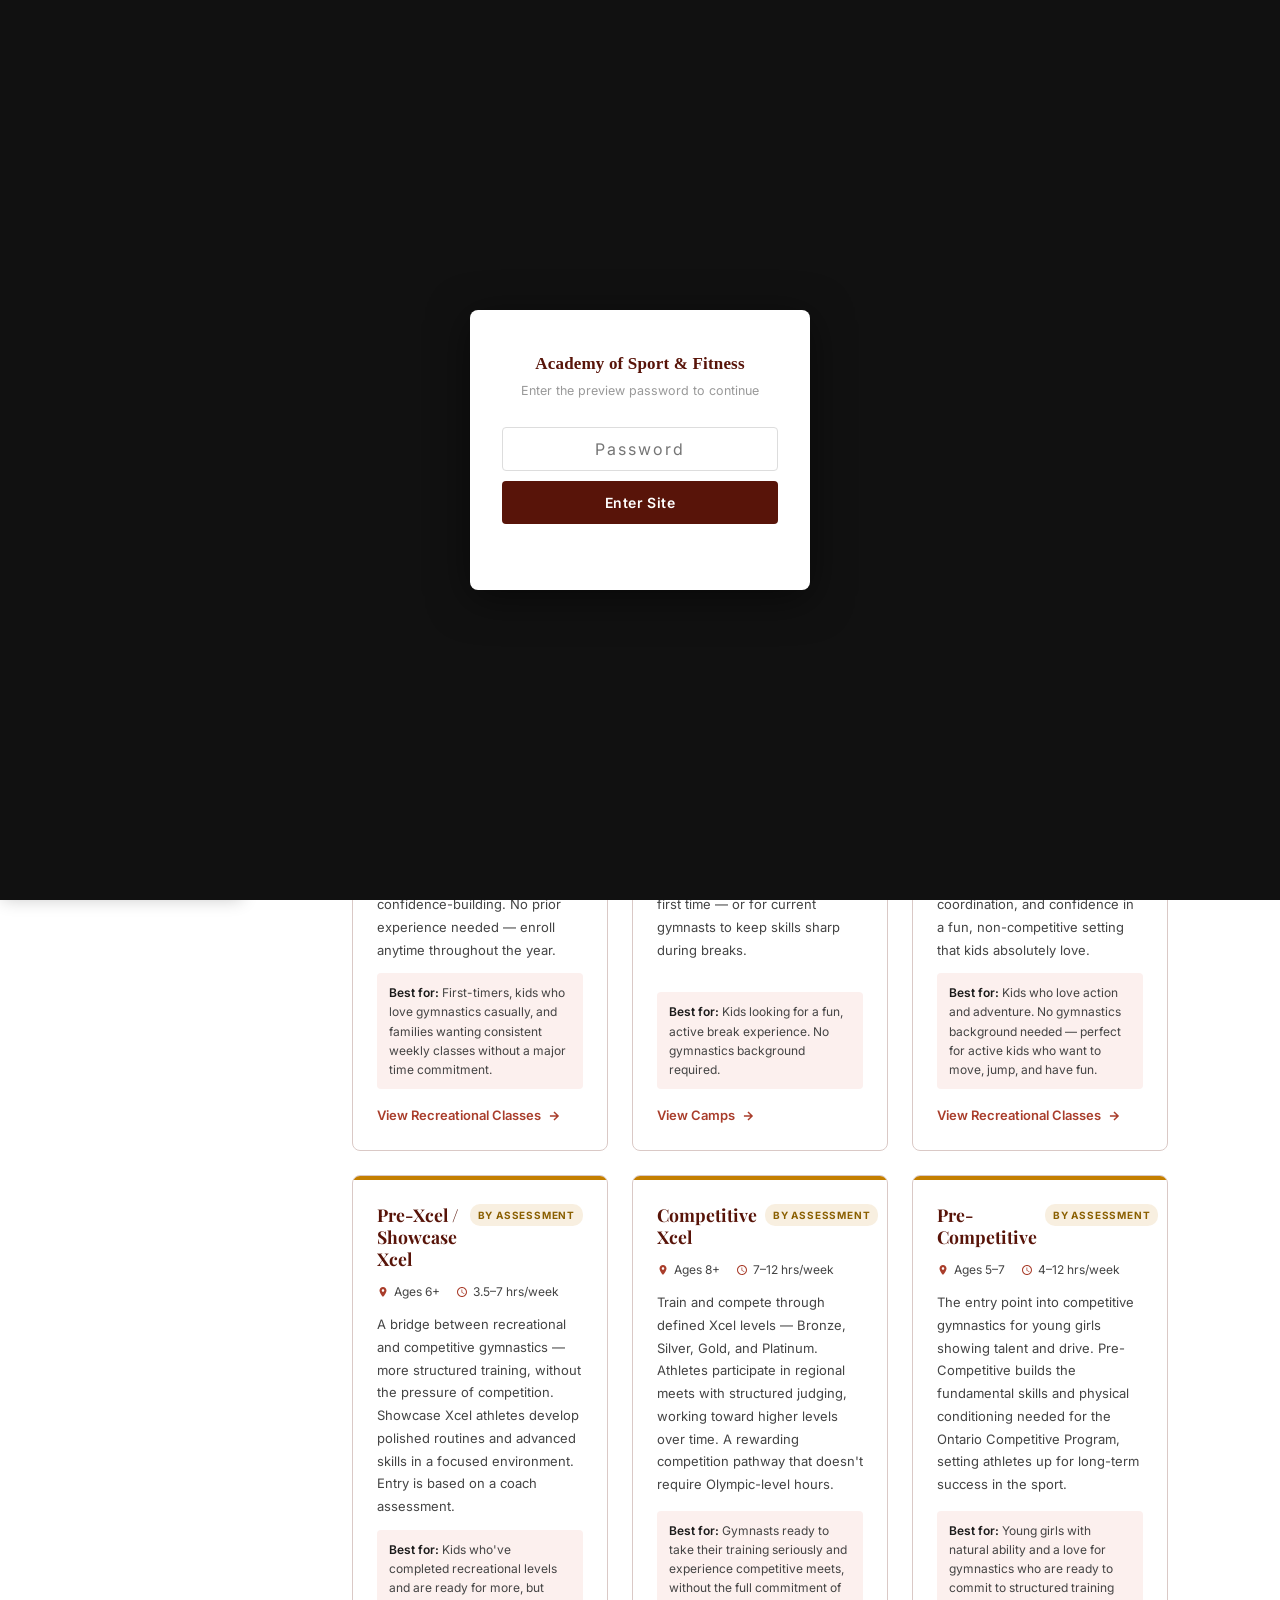
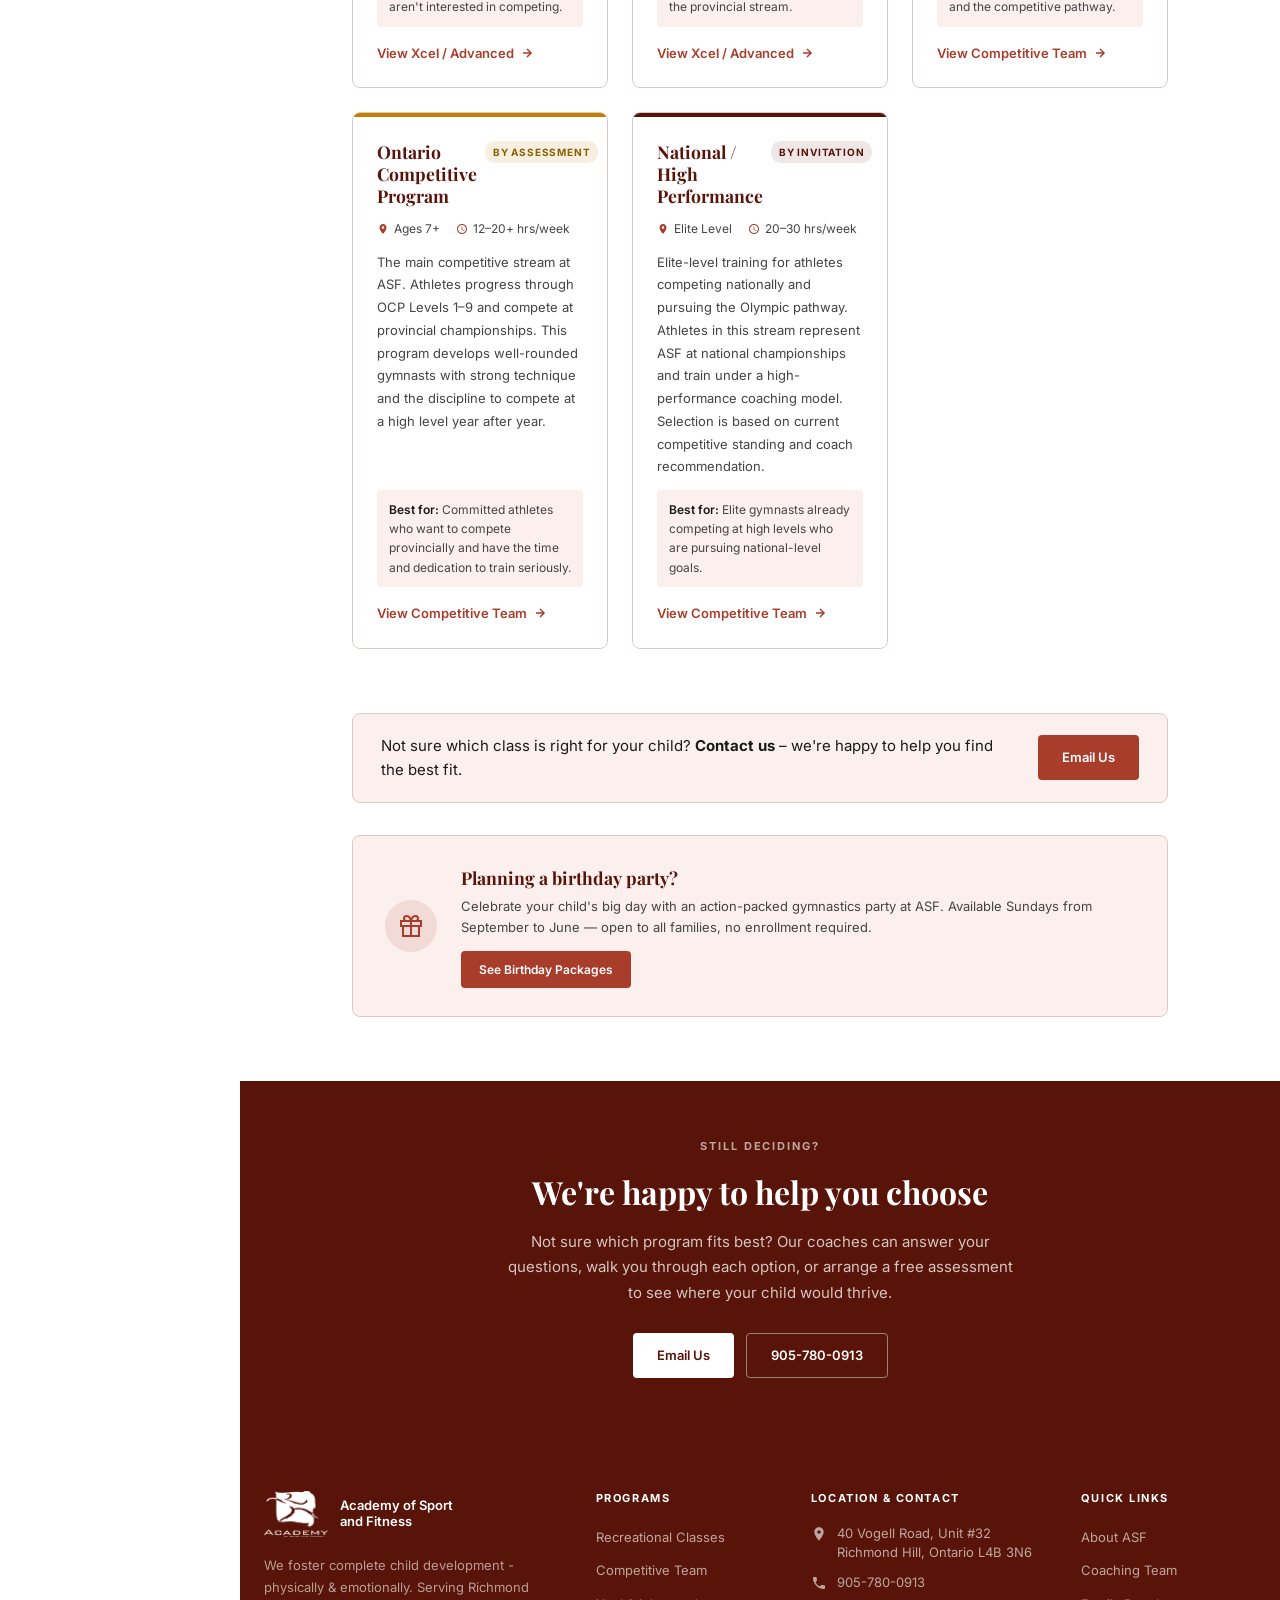
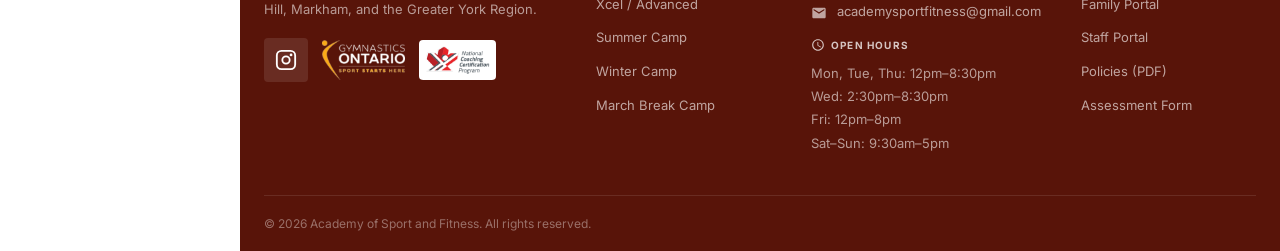
<file: which-program.html>
﻿<!DOCTYPE html>
<html lang="en">
<head>
<meta charset="UTF-8">
<meta name="viewport" content="width=device-width, initial-scale=1.0">
<meta name="description" content="Not sure which gymnastics class is right for your child? Use our program guide to find the perfect fit at ASF in Richmond Hill.">
<meta property="og:site_name" content="Academy of Sport and Fitness">
<meta property="og:type" content="website">
<meta property="og:url" content="https://academysportfitness.ca/which-program.html">
<meta property="og:title" content="Find the Right Program | Academy of Sport and Fitness">
<meta property="og:description" content="Not sure which gymnastics class is right for your child? Use our program guide to find the perfect fit at ASF in Richmond Hill.">
<meta property="og:image" content="https://academysportfitness.ca/assets/web/logo.png">
<meta property="og:locale" content="en_CA">
<link rel="icon" href="assets/web/logo.png" type="image/png">
<title>Find the Right Program | Academy of Sport and Fitness</title>
<link href="https://fonts.googleapis.com/css2?family=Playfair+Display:wght@400;700&family=Inter:wght@300;400;500;600;700&display=swap" rel="stylesheet">
<link rel="stylesheet" href="assets/style.css">
<style>
.page-hero-tagline{font-size:16px;color:rgba(255,255,255,.7);font-style:italic;margin:0}

/* ── FINDER INTRO ── */
.finder-intro{padding:40px 112px 0;border-bottom:none}
.finder-intro p{font-size:16px;color:var(--text-mid);line-height:1.8;max-width:720px}

/* ── FILTERS ── */
.finder-filters{padding:32px 112px 40px;border-bottom:1px solid var(--almond-silk);display:flex;flex-direction:column;gap:24px}
.filter-group{display:flex;align-items:flex-start;gap:16px;flex-wrap:wrap}
.filter-label{font-size:13px;font-weight:600;color:var(--text-dark);min-width:180px;padding-top:6px;flex-shrink:0}
.filter-chips{display:flex;flex-wrap:wrap;gap:8px}
.chip{padding:7px 16px;border-radius:20px;border:1.5px solid var(--almond-silk);background:#fff;color:var(--text-mid);font-size:13px;font-weight:500;cursor:pointer;transition:background .15s,border-color .15s,color .15s;font-family:inherit;line-height:1}
.chip:hover{border-color:var(--brick-red);color:var(--brick-red)}
.chip.selected{background:var(--brick-red);border-color:var(--brick-red);color:#fff}

/* ── RESULTS ── */
.finder-results-header{padding:36px 112px 20px;display:flex;align-items:baseline;gap:12px}
.finder-results-header h2{font-family:'Playfair Display',serif;font-size:1.5rem;font-weight:700;color:var(--text-dark)}
.result-count{font-size:13px;color:var(--text-mid)}
.prog-grid{padding:0 112px 64px;display:grid;grid-template-columns:repeat(3,1fr);gap:24px}
.prog-card{border:1px solid var(--almond-silk);border-radius:8px;overflow:hidden;display:flex;flex-direction:column;transition:box-shadow .2s,transform .2s}
.prog-card:hover{box-shadow:0 4px 20px rgba(0,0,0,.1);transform:translateY(-2px)}
.prog-card.hidden{display:none}
.prog-card-accent{height:4px}
.prog-card-accent.open{background:var(--brick-red)}
.prog-card-accent.assessment{background:#c47f00}
.prog-card-accent.invite{background:var(--dark-garnet)}
.prog-card-body{padding:24px;display:flex;flex-direction:column;gap:12px;flex:1}
.prog-card-title-row{display:flex;align-items:flex-start;justify-content:space-between;gap:8px}
.prog-card-title-row h3{font-family:'Playfair Display',serif;font-size:1.1rem;font-weight:700;color:var(--dark-garnet);line-height:1.25}
.prog-badge{flex-shrink:0;font-size:10px;font-weight:700;letter-spacing:.08em;text-transform:uppercase;padding:3px 8px;border-radius:10px;white-space:nowrap}
.prog-badge.open{background:rgba(169,61,43,.1);color:var(--brick-red)}
.prog-badge.assessment{background:rgba(196,127,0,.12);color:#8a5f00}
.prog-badge.invite{background:rgba(88,20,9,.1);color:var(--dark-garnet)}
.prog-meta{display:flex;gap:16px;flex-wrap:wrap}
.prog-meta-item{display:flex;align-items:center;gap:5px;font-size:12px;color:var(--text-mid)}
.prog-meta-item svg{color:var(--brick-red);flex-shrink:0}
.prog-desc{font-size:13px;color:var(--text-mid);line-height:1.75;flex:1}
.prog-bestfor{font-size:12px;color:var(--text-mid);padding:10px 12px;background:var(--seashell);border-radius:4px;line-height:1.6}
.prog-bestfor strong{color:var(--text-dark);font-weight:600}
.prog-link{display:inline-flex;align-items:center;gap:6px;font-size:13px;font-weight:600;color:var(--brick-red);text-decoration:none;margin-top:4px}
.prog-link:hover{color:var(--oxidized-iron)}
.no-results{padding:40px 112px;text-align:center;display:none}
.no-results-inner{background:var(--seashell);border-radius:8px;padding:48px 32px;max-width:540px;margin:0 auto}
.no-results-inner h3{font-family:'Playfair Display',serif;font-size:1.3rem;font-weight:700;margin-bottom:10px;color:var(--text-dark)}
.no-results-inner p{font-size:14px;color:var(--text-mid);line-height:1.7;margin-bottom:20px}

/* ── STUCK PROMPT ── */
.finder-stuck{margin:0 112px 32px;padding:20px 28px;background:var(--seashell);border:1px solid var(--almond-silk);border-radius:8px;display:flex;align-items:center;gap:20px;flex-wrap:wrap}
.finder-stuck p{font-size:15px;color:var(--text-dark);flex:1;min-width:200px}

/* ── BIRTHDAY CALLOUT ── */
.birthday-callout{margin:0 112px 64px;border:1px solid var(--almond-silk);border-radius:8px;padding:28px 32px;display:flex;align-items:center;gap:24px;background:var(--seashell)}
.birthday-callout-icon{width:52px;height:52px;border-radius:50%;background:rgba(169,61,43,.12);color:var(--brick-red);display:flex;align-items:center;justify-content:center;flex-shrink:0}
.birthday-callout h3{font-family:'Playfair Display',serif;font-size:1.1rem;font-weight:700;color:var(--dark-garnet);margin-bottom:4px}
.birthday-callout p{font-size:13px;color:var(--text-mid);line-height:1.65}
.birthday-callout .btn-red{margin-top:12px;font-size:12px;padding:9px 18px}

/* ── CTA SECTION ── */
.finder-cta-section{background:var(--dark-garnet);margin:0;padding:56px 64px;color:#fff;text-align:center}
.finder-cta-section .section-eyebrow{font-size:11px;font-weight:700;letter-spacing:.18em;text-transform:uppercase;color:var(--almond-silk);margin-bottom:10px;opacity:.8}
.finder-cta-section h2{font-family:'Playfair Display',serif;font-size:clamp(1.4rem,3vw,2rem);font-weight:700;margin-bottom:12px}
.finder-cta-section p{font-size:15px;color:rgba(255,255,255,.75);max-width:520px;margin:0 auto 28px;line-height:1.7}
.finder-cta-btns{display:flex;gap:12px;justify-content:center;flex-wrap:wrap}
.btn-white{display:inline-block;background:#fff;color:var(--dark-garnet);padding:12px 24px;border-radius:4px;font-size:13px;font-weight:600;text-decoration:none;transition:background .2s}
.btn-white:hover{background:var(--almond-silk);color:var(--dark-garnet)}
.btn-outline{display:inline-block;border:1.5px solid rgba(255,255,255,.45);color:#fff;padding:11px 24px;border-radius:4px;font-size:13px;font-weight:600;text-decoration:none;transition:border-color .2s}
.btn-outline:hover{border-color:#fff}
@media(max-width:1024px){
  .finder-intro{padding:28px 24px 0}
  .finder-filters{padding:20px 24px 28px}
  .finder-results-header{padding:24px 24px 12px}
  .prog-grid{padding:0 24px 40px;grid-template-columns:1fr}
  .no-results{padding:28px 24px}
  .finder-stuck{margin:0 24px 20px}
  .birthday-callout{margin:0 24px 40px;flex-direction:column;gap:16px}
  .finder-cta-section{padding:40px 24px}
}
</style>  <script src="assets/layout.js" defer></script>
</head>
<body>
<script>if(sessionStorage.getItem('asf_auth')!=='1'){var b=document.body.style;b.overflow='hidden';b.position='fixed';b.width='100%';}</script>
</div>

<div class="mobile-topbar"></div>
<div class="nav-overlay" id="nav-overlay"></div>

<div class="site-wrapper">

<nav id="site-nav"></nav>

<main id="main-content">

  <!-- Page hero -->
  <div class="page-hero">
    <p class="section-eyebrow">Programs</p>
    <h1>Which Program is Best for My Child?</h1>
    <p class="page-hero-tagline">Answer a few quick questions — we'll help you find the perfect fit</p>
  </div>

  <!-- Intro -->
  <div class="finder-intro">
    <p>We offer programs for every age, skill level, and goal — from toddler tumbling to national competition. Use the filters below to narrow down your options, or scroll to browse everything we offer.</p>
  </div>

  <!-- Filters -->
  <div class="finder-filters">
    <div class="filter-group">
      <span class="filter-label">My child is...</span>
      <div class="filter-chips" data-filter="age">
        <button class="chip selected" data-val="any">Any age</button>
        <button class="chip" data-val="toddler">2–4 years</button>
        <button class="chip" data-val="young">5–7 years</button>
        <button class="chip" data-val="child">8–12 years</button>
        <button class="chip" data-val="teen">13+ years</button>
      </div>
    </div>
    <div class="filter-group">
      <span class="filter-label">Gymnastics background...</span>
      <div class="filter-chips" data-filter="exp">
        <button class="chip selected" data-val="any">Any level</button>
        <button class="chip" data-val="first">Brand new</button>
        <button class="chip" data-val="some">Some classes</button>
        <button class="chip" data-val="regular">Training regularly</button>
      </div>
    </div>
    <div class="filter-group">
      <span class="filter-label">What matters most...</span>
      <div class="filter-chips" data-filter="goal">
        <button class="chip selected" data-val="any">Any goal</button>
        <button class="chip" data-val="fun">Fun &amp; fitness</button>
        <button class="chip" data-val="skills">Skill development</button>
        <button class="chip" data-val="compete">Competition</button>
      </div>
    </div>
  </div>

  <!-- Results header -->
  <div class="finder-results-header">
    <h2>Recommended Programs</h2>
    <span class="result-count" id="result-count"></span>
  </div>

  <!-- Program cards -->
  <div class="prog-grid" id="prog-grid">

    <!-- Recreational Classes -->
    <div class="prog-card" data-age="toddler young child teen" data-exp="first some regular" data-goal="fun skills">
      <div class="prog-card-accent open"></div>
      <div class="prog-card-body">
        <div class="prog-card-title-row">
          <h3>Recreational Classes</h3>
          <span class="prog-badge open">Open Enrollment</span>
        </div>
        <div class="prog-meta">
          <span class="prog-meta-item">
            <svg width="12" height="12" viewBox="0 0 24 24" fill="currentColor"><path d="M12 2C8.13 2 5 5.13 5 9c0 5.25 7 13 7 13s7-7.75 7-13c0-3.87-3.13-7-7-7zm0 9.5c-1.38 0-2.5-1.12-2.5-2.5s1.12-2.5 2.5-2.5 2.5 1.12 2.5 2.5-1.12 2.5-2.5 2.5z"/></svg>
            Ages 2+
          </span>
          <span class="prog-meta-item">
            <svg width="12" height="12" viewBox="0 0 24 24" fill="currentColor"><path d="M11.99 2C6.47 2 2 6.48 2 12s4.47 10 9.99 10C17.52 22 22 17.52 22 12S17.52 2 11.99 2zm.01 18c-4.42 0-8-3.58-8-8s3.58-8 8-8 8 3.58 8 8-3.58 8-8 8zm.5-13H11v6l5.25 3.15.75-1.23-4.5-2.67V7z"/></svg>
            1–2 hrs/week
          </span>
        </div>
        <p class="prog-desc">Our weekly classes are the perfect starting point for any child. From Parent &amp; Tot for toddlers to advanced recreational levels, every class is skill-focused, fun, and confidence-building. No prior experience needed — enroll anytime throughout the year.</p>
        <div class="prog-bestfor"><strong>Best for:</strong> First-timers, kids who love gymnastics casually, and families wanting consistent weekly classes without a major time commitment.</div>
        <a href="recreational-classes.html" class="prog-link">View Recreational Classes <svg width="14" height="14" viewBox="0 0 24 24" fill="none" stroke="currentColor" stroke-width="2.5"><path d="M5 12h14M12 5l7 7-7 7"/></svg></a>
      </div>
    </div>

    <!-- Camps -->
    <div class="prog-card" data-age="young child teen" data-exp="first some regular" data-goal="fun">
      <div class="prog-card-accent open"></div>
      <div class="prog-card-body">
        <div class="prog-card-title-row">
          <h3>Seasonal Camps</h3>
          <span class="prog-badge open">Open Enrollment</span>
        </div>
        <div class="prog-meta">
          <span class="prog-meta-item">
            <svg width="12" height="12" viewBox="0 0 24 24" fill="currentColor"><path d="M12 2C8.13 2 5 5.13 5 9c0 5.25 7 13 7 13s7-7.75 7-13c0-3.87-3.13-7-7-7zm0 9.5c-1.38 0-2.5-1.12-2.5-2.5s1.12-2.5 2.5-2.5 2.5 1.12 2.5 2.5-1.12 2.5-2.5 2.5z"/></svg>
            Ages 5+
          </span>
          <span class="prog-meta-item">
            <svg width="12" height="12" viewBox="0 0 24 24" fill="currentColor"><path d="M11.99 2C6.47 2 2 6.48 2 12s4.47 10 9.99 10C17.52 22 22 17.52 22 12S17.52 2 11.99 2zm.01 18c-4.42 0-8-3.58-8-8s3.58-8 8-8 8 3.58 8 8-3.58 8-8 8zm.5-13H11v6l5.25 3.15.75-1.23-4.5-2.67V7z"/></svg>
            Full days, seasonal
          </span>
        </div>
        <p class="prog-desc">Week-long day camps over Summer, Winter, and March Break. A high-energy mix of gymnastics, games, and activities led by our coaching staff. A great way to try gymnastics for the first time — or for current gymnasts to keep skills sharp during breaks.</p>
        <div class="prog-bestfor"><strong>Best for:</strong> Kids looking for a fun, active break experience. No gymnastics background required.</div>
        <a href="camp.html" class="prog-link">View Camps <svg width="14" height="14" viewBox="0 0 24 24" fill="none" stroke="currentColor" stroke-width="2.5"><path d="M5 12h14M12 5l7 7-7 7"/></svg></a>
      </div>
    </div>

    <!-- Ninja Gymnastics -->
    <div class="prog-card" data-age="toddler young child" data-exp="first some" data-goal="fun skills">
      <div class="prog-card-accent open"></div>
      <div class="prog-card-body">
        <div class="prog-card-title-row">
          <h3>Ninja Gymnastics</h3>
          <span class="prog-badge open">Open Enrollment</span>
        </div>
        <div class="prog-meta">
          <span class="prog-meta-item">
            <svg width="12" height="12" viewBox="0 0 24 24" fill="currentColor"><path d="M12 2C8.13 2 5 5.13 5 9c0 5.25 7 13 7 13s7-7.75 7-13c0-3.87-3.13-7-7-7zm0 9.5c-1.38 0-2.5-1.12-2.5-2.5s1.12-2.5 2.5-2.5 2.5 1.12 2.5 2.5-1.12 2.5-2.5 2.5z"/></svg>
            Ages 4.5–8
          </span>
          <span class="prog-meta-item">
            <svg width="12" height="12" viewBox="0 0 24 24" fill="currentColor"><path d="M11.99 2C6.47 2 2 6.48 2 12s4.47 10 9.99 10C17.52 22 22 17.52 22 12S17.52 2 11.99 2zm.01 18c-4.42 0-8-3.58-8-8s3.58-8 8-8 8 3.58 8 8-3.58 8-8 8zm.5-13H11v6l5.25 3.15.75-1.23-4.5-2.67V7z"/></svg>
            1–2 hrs/week
          </span>
        </div>
        <p class="prog-desc">High-energy classes combining gymnastics fundamentals with obstacle courses, climbing, jumping, and action-packed movement challenges. Ninja Gymnastics builds strength, coordination, and confidence in a fun, non-competitive setting that kids absolutely love.</p>
        <div class="prog-bestfor"><strong>Best for:</strong> Kids who love action and adventure. No gymnastics background needed — perfect for active kids who want to move, jump, and have fun.</div>
        <a href="recreational-classes.html" class="prog-link">View Recreational Classes <svg width="14" height="14" viewBox="0 0 24 24" fill="none" stroke="currentColor" stroke-width="2.5"><path d="M5 12h14M12 5l7 7-7 7"/></svg></a>
      </div>
    </div>

    <!-- Pre-Xcel / Showcase -->
    <div class="prog-card" data-age="young child teen" data-exp="some regular" data-goal="skills">
      <div class="prog-card-accent assessment"></div>
      <div class="prog-card-body">
        <div class="prog-card-title-row">
          <h3>Pre-Xcel / Showcase Xcel</h3>
          <span class="prog-badge assessment">By Assessment</span>
        </div>
        <div class="prog-meta">
          <span class="prog-meta-item">
            <svg width="12" height="12" viewBox="0 0 24 24" fill="currentColor"><path d="M12 2C8.13 2 5 5.13 5 9c0 5.25 7 13 7 13s7-7.75 7-13c0-3.87-3.13-7-7-7zm0 9.5c-1.38 0-2.5-1.12-2.5-2.5s1.12-2.5 2.5-2.5 2.5 1.12 2.5 2.5-1.12 2.5-2.5 2.5z"/></svg>
            Ages 6+
          </span>
          <span class="prog-meta-item">
            <svg width="12" height="12" viewBox="0 0 24 24" fill="currentColor"><path d="M11.99 2C6.47 2 2 6.48 2 12s4.47 10 9.99 10C17.52 22 22 17.52 22 12S17.52 2 11.99 2zm.01 18c-4.42 0-8-3.58-8-8s3.58-8 8-8 8 3.58 8 8-3.58 8-8 8zm.5-13H11v6l5.25 3.15.75-1.23-4.5-2.67V7z"/></svg>
            3.5–7 hrs/week
          </span>
        </div>
        <p class="prog-desc">A bridge between recreational and competitive gymnastics — more structured training, without the pressure of competition. Showcase Xcel athletes develop polished routines and advanced skills in a focused environment. Entry is based on a coach assessment.</p>
        <div class="prog-bestfor"><strong>Best for:</strong> Kids who've completed recreational levels and are ready for more, but aren't interested in competing.</div>
        <a href="xcel.html" class="prog-link">View Xcel / Advanced <svg width="14" height="14" viewBox="0 0 24 24" fill="none" stroke="currentColor" stroke-width="2.5"><path d="M5 12h14M12 5l7 7-7 7"/></svg></a>
      </div>
    </div>

    <!-- Competitive Xcel -->
    <div class="prog-card" data-age="child teen" data-exp="regular" data-goal="skills compete">
      <div class="prog-card-accent assessment"></div>
      <div class="prog-card-body">
        <div class="prog-card-title-row">
          <h3>Competitive Xcel</h3>
          <span class="prog-badge assessment">By Assessment</span>
        </div>
        <div class="prog-meta">
          <span class="prog-meta-item">
            <svg width="12" height="12" viewBox="0 0 24 24" fill="currentColor"><path d="M12 2C8.13 2 5 5.13 5 9c0 5.25 7 13 7 13s7-7.75 7-13c0-3.87-3.13-7-7-7zm0 9.5c-1.38 0-2.5-1.12-2.5-2.5s1.12-2.5 2.5-2.5 2.5 1.12 2.5 2.5-1.12 2.5-2.5 2.5z"/></svg>
            Ages 8+
          </span>
          <span class="prog-meta-item">
            <svg width="12" height="12" viewBox="0 0 24 24" fill="currentColor"><path d="M11.99 2C6.47 2 2 6.48 2 12s4.47 10 9.99 10C17.52 22 22 17.52 22 12S17.52 2 11.99 2zm.01 18c-4.42 0-8-3.58-8-8s3.58-8 8-8 8 3.58 8 8-3.58 8-8 8zm.5-13H11v6l5.25 3.15.75-1.23-4.5-2.67V7z"/></svg>
            7–12 hrs/week
          </span>
        </div>
        <p class="prog-desc">Train and compete through defined Xcel levels — Bronze, Silver, Gold, and Platinum. Athletes participate in regional meets with structured judging, working toward higher levels over time. A rewarding competition pathway that doesn't require Olympic-level hours.</p>
        <div class="prog-bestfor"><strong>Best for:</strong> Gymnasts ready to take their training seriously and experience competitive meets, without the full commitment of the provincial stream.</div>
        <a href="xcel.html" class="prog-link">View Xcel / Advanced <svg width="14" height="14" viewBox="0 0 24 24" fill="none" stroke="currentColor" stroke-width="2.5"><path d="M5 12h14M12 5l7 7-7 7"/></svg></a>
      </div>
    </div>

    <!-- Pre-Competitive -->
    <div class="prog-card" data-age="young child" data-exp="some regular" data-goal="compete">
      <div class="prog-card-accent assessment"></div>
      <div class="prog-card-body">
        <div class="prog-card-title-row">
          <h3>Pre-Competitive</h3>
          <span class="prog-badge assessment">By Assessment</span>
        </div>
        <div class="prog-meta">
          <span class="prog-meta-item">
            <svg width="12" height="12" viewBox="0 0 24 24" fill="currentColor"><path d="M12 2C8.13 2 5 5.13 5 9c0 5.25 7 13 7 13s7-7.75 7-13c0-3.87-3.13-7-7-7zm0 9.5c-1.38 0-2.5-1.12-2.5-2.5s1.12-2.5 2.5-2.5 2.5 1.12 2.5 2.5-1.12 2.5-2.5 2.5z"/></svg>
            Ages 5–7
          </span>
          <span class="prog-meta-item">
            <svg width="12" height="12" viewBox="0 0 24 24" fill="currentColor"><path d="M11.99 2C6.47 2 2 6.48 2 12s4.47 10 9.99 10C17.52 22 22 17.52 22 12S17.52 2 11.99 2zm.01 18c-4.42 0-8-3.58-8-8s3.58-8 8-8 8 3.58 8 8-3.58 8-8 8zm.5-13H11v6l5.25 3.15.75-1.23-4.5-2.67V7z"/></svg>
            4–12 hrs/week
          </span>
        </div>
        <p class="prog-desc">The entry point into competitive gymnastics for young girls showing talent and drive. Pre-Competitive builds the fundamental skills and physical conditioning needed for the Ontario Competitive Program, setting athletes up for long-term success in the sport.</p>
        <div class="prog-bestfor"><strong>Best for:</strong> Young girls with natural ability and a love for gymnastics who are ready to commit to structured training and the competitive pathway.</div>
        <a href="competitive-team.html" class="prog-link">View Competitive Team <svg width="14" height="14" viewBox="0 0 24 24" fill="none" stroke="currentColor" stroke-width="2.5"><path d="M5 12h14M12 5l7 7-7 7"/></svg></a>
      </div>
    </div>

    <!-- OCP -->
    <div class="prog-card" data-age="child teen" data-exp="regular" data-goal="compete">
      <div class="prog-card-accent assessment"></div>
      <div class="prog-card-body">
        <div class="prog-card-title-row">
          <h3>Ontario Competitive Program</h3>
          <span class="prog-badge assessment">By Assessment</span>
        </div>
        <div class="prog-meta">
          <span class="prog-meta-item">
            <svg width="12" height="12" viewBox="0 0 24 24" fill="currentColor"><path d="M12 2C8.13 2 5 5.13 5 9c0 5.25 7 13 7 13s7-7.75 7-13c0-3.87-3.13-7-7-7zm0 9.5c-1.38 0-2.5-1.12-2.5-2.5s1.12-2.5 2.5-2.5 2.5 1.12 2.5 2.5-1.12 2.5-2.5 2.5z"/></svg>
            Ages 7+
          </span>
          <span class="prog-meta-item">
            <svg width="12" height="12" viewBox="0 0 24 24" fill="currentColor"><path d="M11.99 2C6.47 2 2 6.48 2 12s4.47 10 9.99 10C17.52 22 22 17.52 22 12S17.52 2 11.99 2zm.01 18c-4.42 0-8-3.58-8-8s3.58-8 8-8 8 3.58 8 8-3.58 8-8 8zm.5-13H11v6l5.25 3.15.75-1.23-4.5-2.67V7z"/></svg>
            12–20+ hrs/week
          </span>
        </div>
        <p class="prog-desc">The main competitive stream at ASF. Athletes progress through OCP Levels 1–9 and compete at provincial championships. This program develops well-rounded gymnasts with strong technique and the discipline to compete at a high level year after year.</p>
        <div class="prog-bestfor"><strong>Best for:</strong> Committed athletes who want to compete provincially and have the time and dedication to train seriously.</div>
        <a href="competitive-team.html" class="prog-link">View Competitive Team <svg width="14" height="14" viewBox="0 0 24 24" fill="none" stroke="currentColor" stroke-width="2.5"><path d="M5 12h14M12 5l7 7-7 7"/></svg></a>
      </div>
    </div>

    <!-- National / High Performance -->
    <div class="prog-card" data-age="child teen" data-exp="regular" data-goal="compete">
      <div class="prog-card-accent invite"></div>
      <div class="prog-card-body">
        <div class="prog-card-title-row">
          <h3>National / High Performance</h3>
          <span class="prog-badge invite">By Invitation</span>
        </div>
        <div class="prog-meta">
          <span class="prog-meta-item">
            <svg width="12" height="12" viewBox="0 0 24 24" fill="currentColor"><path d="M12 2C8.13 2 5 5.13 5 9c0 5.25 7 13 7 13s7-7.75 7-13c0-3.87-3.13-7-7-7zm0 9.5c-1.38 0-2.5-1.12-2.5-2.5s1.12-2.5 2.5-2.5 2.5 1.12 2.5 2.5-1.12 2.5-2.5 2.5z"/></svg>
            Elite Level
          </span>
          <span class="prog-meta-item">
            <svg width="12" height="12" viewBox="0 0 24 24" fill="currentColor"><path d="M11.99 2C6.47 2 2 6.48 2 12s4.47 10 9.99 10C17.52 22 22 17.52 22 12S17.52 2 11.99 2zm.01 18c-4.42 0-8-3.58-8-8s3.58-8 8-8 8 3.58 8 8-3.58 8-8 8zm.5-13H11v6l5.25 3.15.75-1.23-4.5-2.67V7z"/></svg>
            20–30 hrs/week
          </span>
        </div>
        <p class="prog-desc">Elite-level training for athletes competing nationally and pursuing the Olympic pathway. Athletes in this stream represent ASF at national championships and train under a high-performance coaching model. Selection is based on current competitive standing and coach recommendation.</p>
        <div class="prog-bestfor"><strong>Best for:</strong> Elite gymnasts already competing at high levels who are pursuing national-level goals.</div>
        <a href="competitive-team.html" class="prog-link">View Competitive Team <svg width="14" height="14" viewBox="0 0 24 24" fill="none" stroke="currentColor" stroke-width="2.5"><path d="M5 12h14M12 5l7 7-7 7"/></svg></a>
      </div>
    </div>

  </div><!-- /prog-grid -->

  <!-- No results state -->
  <div class="no-results" id="no-results">
    <div class="no-results-inner">
      <h3>No exact match — let's chat</h3>
      <p>Every child is different, and sometimes the best fit isn't obvious on paper. Reach out to us and we'll help you figure it out — we're happy to answer questions or arrange a free assessment.</p>
      <a href="mailto:academysportfitness@gmail.com" class="btn-red">Contact Us</a>
    </div>
  </div>

  <!-- Not sure which class? -->
  <div class="finder-stuck">
    <p>Not sure which class is right for your child? <strong>Contact us</strong> – we're happy to help you find the best fit.</p>
    <a href="mailto:academysportfitness@gmail.com" class="btn-red">Email Us</a>
  </div>

  <!-- Birthday callout -->
  <div class="birthday-callout">
    <div class="birthday-callout-icon">
      <svg width="24" height="24" viewBox="0 0 24 24" fill="none" stroke="currentColor" stroke-width="2"><path d="M20 12V22H4V12"/><path d="M22 7H2v5h20V7z"/><path d="M12 22V7"/><path d="M12 7H7.5a2.5 2.5 0 0 1 0-5C11 2 12 7 12 7z"/><path d="M12 7h4.5a2.5 2.5 0 0 0 0-5C13 2 12 7 12 7z"/></svg>
    </div>
    <div>
      <h3>Planning a birthday party?</h3>
      <p>Celebrate your child's big day with an action-packed gymnastics party at ASF. Available Sundays from September to June — open to all families, no enrollment required.</p>
      <a href="birthday.html" class="btn-red">See Birthday Packages</a>
    </div>
  </div>

  <!-- Bottom CTA -->
  <div class="finder-cta-section">
    <p class="section-eyebrow">Still Deciding?</p>
    <h2>We're happy to help you choose</h2>
    <p>Not sure which program fits best? Our coaches can answer your questions, walk you through each option, or arrange a free assessment to see where your child would thrive.</p>
    <div class="finder-cta-btns">
      <a href="mailto:academysportfitness@gmail.com" class="btn-white">Email Us</a>
      <a href="tel:9057800913" class="btn-outline">905-780-0913</a>
    </div>
  </div>

</main>
</div><!-- .site-wrapper -->

<footer id="site-footer"></footer>

<script>
// ── PROGRAM FINDER ──
const state = {age:'any', exp:'any', goal:'any'};

document.querySelectorAll('.filter-chips').forEach(group => {
  const filterKey = group.dataset.filter;
  group.querySelectorAll('.chip').forEach(chip => {
    chip.addEventListener('click', () => {
      group.querySelectorAll('.chip').forEach(c => c.classList.remove('selected'));
      chip.classList.add('selected');
      state[filterKey] = chip.dataset.val;
      updateResults();
    });
  });
});

function updateResults() {
  const cards = document.querySelectorAll('#prog-grid .prog-card');
  let visible = 0;
  cards.forEach(card => {
    const ages  = card.dataset.age.split(' ');
    const exps  = card.dataset.exp.split(' ');
    const goals = card.dataset.goal.split(' ');
    const match =
      (state.age  === 'any' || ages.includes(state.age)) &&
      (state.exp  === 'any' || exps.includes(state.exp)) &&
      (state.goal === 'any' || goals.includes(state.goal));
    card.classList.toggle('hidden', !match);
    if (match) visible++;
  });
  const countEl = document.getElementById('result-count');
  const noResults = document.getElementById('no-results');
  countEl.textContent = visible === 0 ? '' : `${visible} program${visible !== 1 ? 's' : ''} match`;
  noResults.style.display = visible === 0 ? 'block' : 'none';
}

updateResults();
</script>
</body>
</html>
</file>
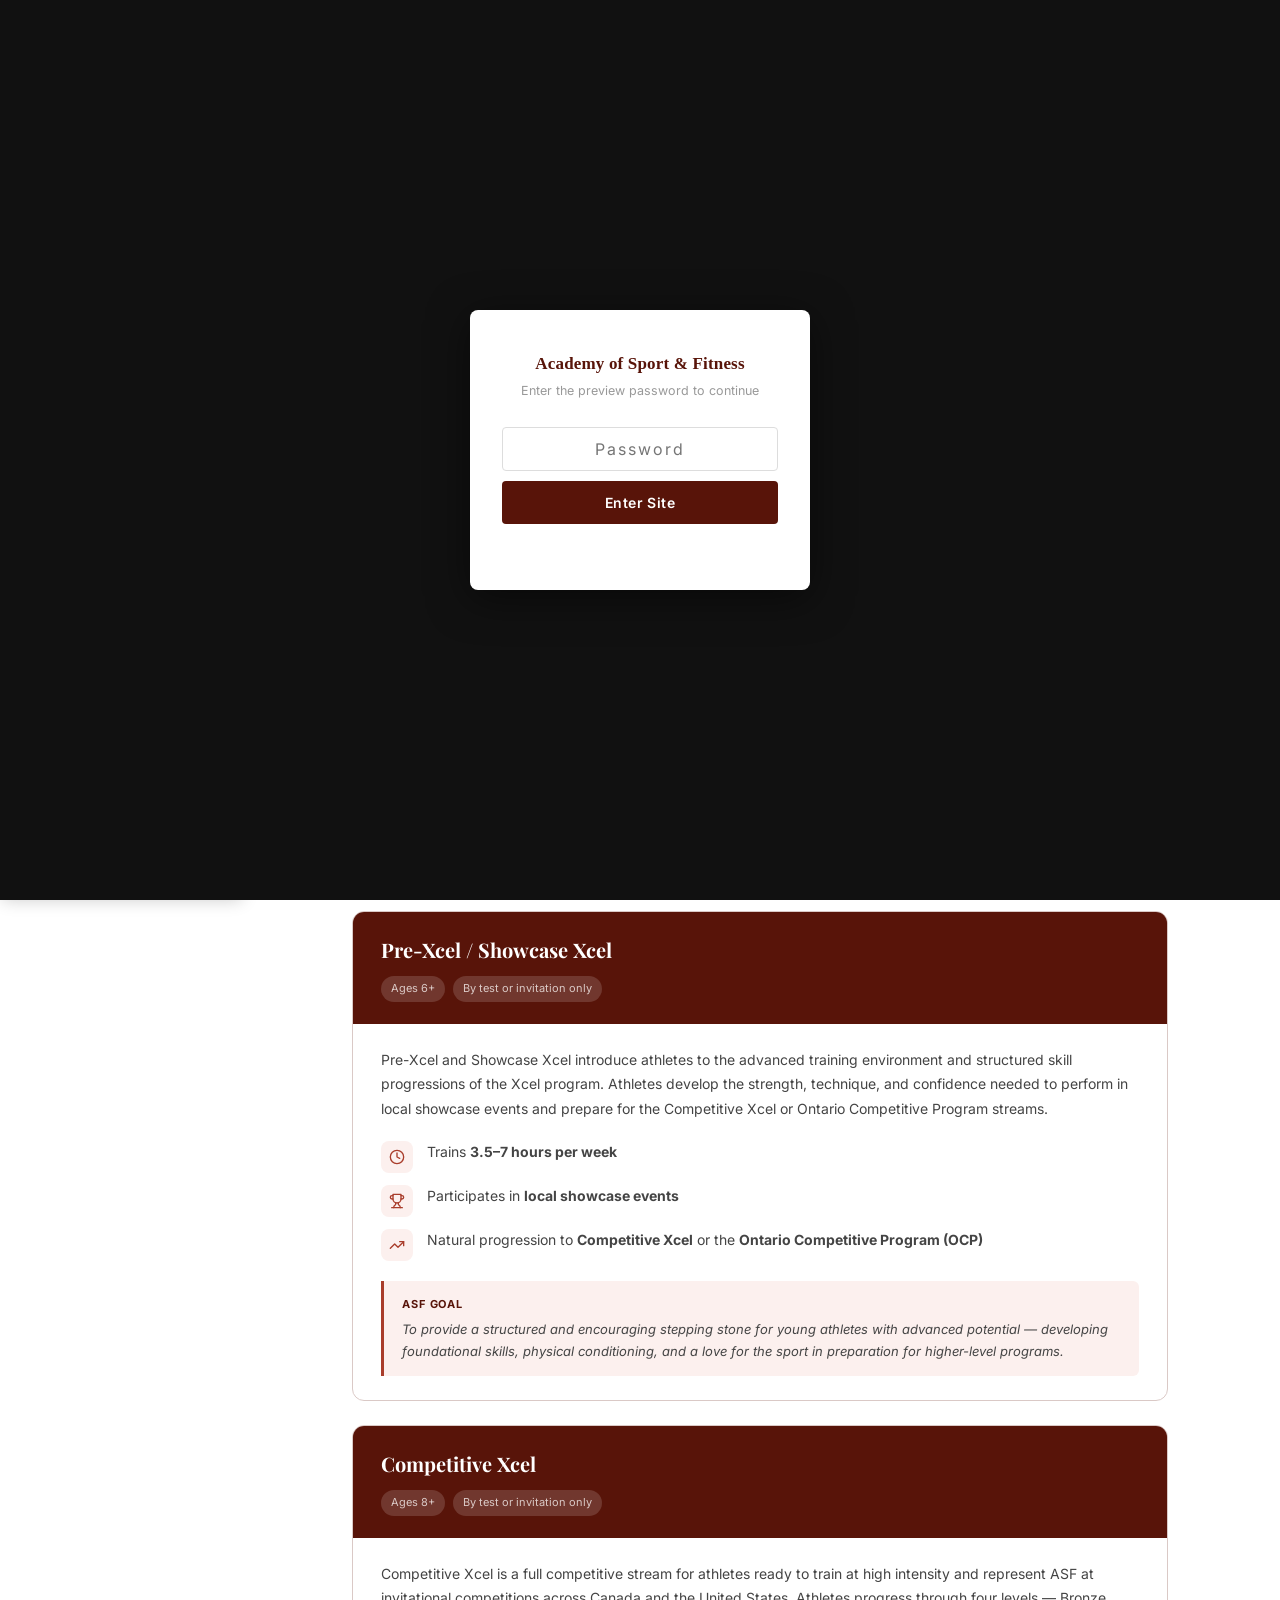
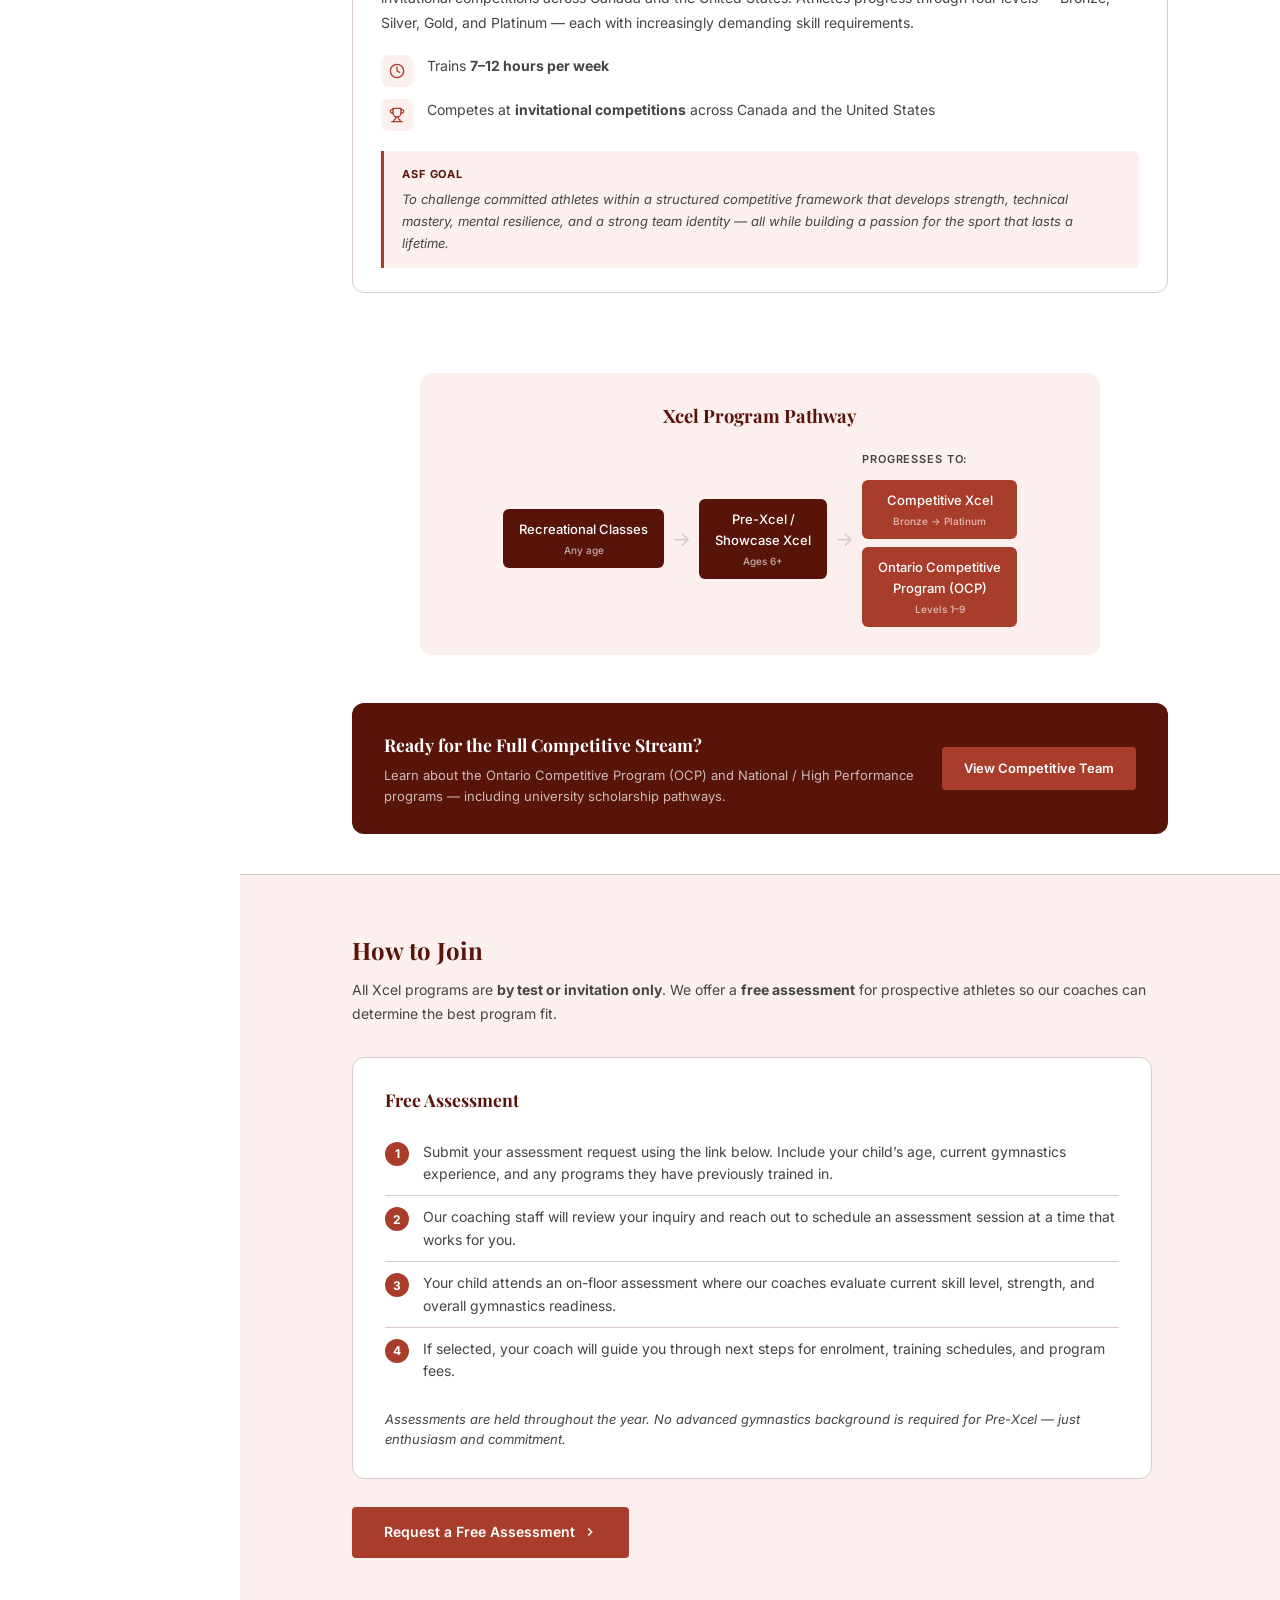
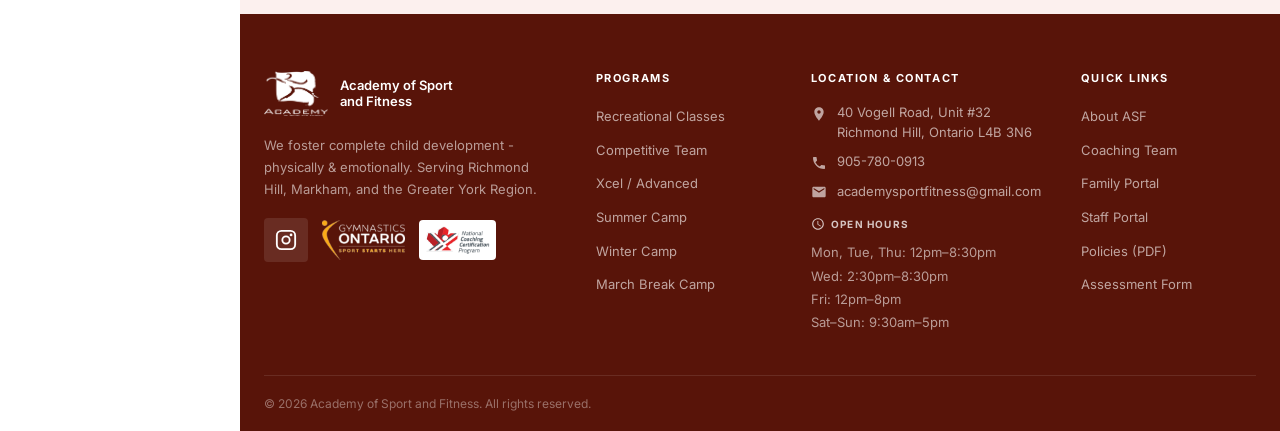
<file: xcel.html>
﻿<!DOCTYPE html>
<html lang="en">
<head>
<meta charset="UTF-8">
<meta name="viewport" content="width=device-width, initial-scale=1.0">
<meta name="description" content="Xcel and Advanced gymnastics programs bridge recreational and competitive training at ASF. By test or invitation - schedule your free assessment.">
<meta property="og:site_name" content="Academy of Sport and Fitness">
<meta property="og:type" content="website">
<meta property="og:url" content="https://academysportfitness.ca/xcel.html">
<meta property="og:title" content="Xcel / Advanced Program | Academy of Sport and Fitness">
<meta property="og:description" content="Xcel and Advanced gymnastics programs bridge recreational and competitive training at ASF. By test or invitation - schedule your free assessment.">
<meta property="og:image" content="https://academysportfitness.ca/assets/web/logo.png">
<meta property="og:locale" content="en_CA">
<link rel="icon" href="assets/web/logo.png" type="image/png">
<title>Xcel / Advanced Program | Academy of Sport and Fitness</title>
<link href="https://fonts.googleapis.com/css2?family=Playfair+Display:wght@400;700&family=Inter:wght@300;400;500;600;700&display=swap" rel="stylesheet">
<link rel="stylesheet" href="assets/style.css">
<style>
.page-hero-tagline{font-size:16px;color:rgba(255,255,255,.7);font-style:italic;margin-bottom:0}

/* ── INTRO BANNER ── */
.intro-banner{background:var(--seashell);padding:32px 112px;border-bottom:1px solid var(--almond-silk)}
.intro-banner-inner{display:flex;align-items:flex-start;gap:24px;max-width:900px}
.intro-icon{width:48px;height:48px;flex-shrink:0;background:var(--dark-garnet);border-radius:50%;display:flex;align-items:center;justify-content:center;margin-top:2px}
.intro-icon svg{color:#fff}
.intro-text h2{font-family:'Playfair Display',serif;font-size:1.25rem;color:var(--dark-garnet);margin-bottom:6px}
.intro-text p{font-size:14px;color:var(--text-mid);line-height:1.75}

/* ── ABOUT SECTION ── */
.about-section{padding:48px 112px;max-width:900px}
.section-h2{font-family:'Playfair Display',serif;font-size:1.5rem;color:var(--dark-garnet);margin-bottom:16px}
.about-text{font-size:15px;color:var(--text-mid);line-height:1.8;margin-bottom:12px}

/* ── PROGRAMS SECTION ── */
.programs-section{padding:0 112px 56px}
.programs-heading{font-family:'Playfair Display',serif;font-size:1.5rem;color:var(--dark-garnet);margin-bottom:8px}
.programs-intro{font-size:14px;color:var(--text-mid);line-height:1.7;margin-bottom:32px;max-width:720px}

.program-card{background:var(--white);border:1.5px solid var(--almond-silk);border-radius:12px;overflow:hidden;margin-bottom:24px;transition:box-shadow .2s}
.program-card:hover{box-shadow:0 4px 20px rgba(0,0,0,.08)}
.program-card-header{background:var(--dark-garnet);padding:22px 28px}
.program-card-header h3{color:#fff;font-family:'Playfair Display',serif;font-size:1.25rem;font-weight:700;margin-bottom:10px}
.program-tags{display:flex;flex-wrap:wrap;gap:8px}
.program-tag{background:rgba(255,255,255,.15);color:var(--almond-silk);font-size:11px;padding:4px 10px;border-radius:20px}
.program-card-body{padding:24px 28px}
.program-desc{font-size:14px;color:var(--text-mid);line-height:1.75;margin-bottom:20px}
.program-icons{display:flex;flex-direction:column;gap:12px;margin-bottom:20px}
.program-icon-row{display:flex;gap:14px;align-items:flex-start;font-size:14px;color:var(--text-mid);line-height:1.6}
.program-icon{width:32px;height:32px;flex-shrink:0;display:flex;align-items:center;justify-content:center;background:var(--seashell);border-radius:8px;color:var(--brick-red)}
.program-goal{background:var(--seashell);border-left:3px solid var(--brick-red);border-radius:0 6px 6px 0;padding:14px 18px;font-size:13px;color:var(--text-mid);line-height:1.7;font-style:italic}
.program-goal strong{color:var(--dark-garnet);font-style:normal;display:block;margin-bottom:4px;font-size:11px;text-transform:uppercase;letter-spacing:.08em}
.level-row{display:flex;flex-wrap:wrap;gap:8px;margin-top:12px}
.level-badge{background:var(--almond-silk);color:var(--dark-garnet);font-size:11px;padding:4px 12px;border-radius:20px;font-weight:600}

/* ── PATHWAY DIAGRAM ── */
.pathway-section{margin:0 auto 48px;max-width:680px;background:var(--seashell);border-radius:12px;padding:28px 32px}
.pathway-section h3{font-family:'Playfair Display',serif;font-size:1.15rem;color:var(--dark-garnet);margin-bottom:20px;text-align:center}
.pathway-flow{display:flex;align-items:center;flex-wrap:wrap;gap:8px;justify-content:center}
.pathway-step{background:var(--dark-garnet);color:#fff;padding:10px 16px;border-radius:6px;font-size:13px;font-weight:500;text-align:center;min-width:120px}
.pathway-step em{display:block;font-size:10px;font-style:normal;opacity:.65;margin-top:2px}
.pathway-arrow{color:var(--almond-silk);font-size:20px;line-height:1}
.pathway-fork{display:flex;flex-direction:column;gap:8px}
.pathway-fork-label{font-size:11px;color:var(--text-mid);font-weight:600;margin-bottom:4px;text-transform:uppercase;letter-spacing:.08em}
.pathway-step.alt{background:var(--brick-red)}

/* ── COMP PROMO ── */
.comp-promo{margin:0 112px 40px;background:var(--dark-garnet);border-radius:12px;padding:28px 32px;display:flex;align-items:center;gap:24px;flex-wrap:wrap}
.comp-promo-text{flex:1;min-width:200px}
.comp-promo-text h3{color:#fff;font-family:'Playfair Display',serif;font-size:1.1rem;margin-bottom:6px}
.comp-promo-text p{color:rgba(255,255,255,.7);font-size:13px;line-height:1.6}
.comp-promo-btn{flex-shrink:0;display:inline-block;background:var(--brick-red);color:#fff;padding:11px 22px;border-radius:4px;font-size:13px;font-weight:600;text-decoration:none;transition:background .2s;white-space:nowrap}
.comp-promo-btn:hover{background:var(--oxidized-iron);color:#fff}

/* ── HOW TO JOIN ── */
.join-section{background:var(--seashell);padding:56px 112px;border-top:1px solid var(--almond-silk)}
.join-inner{max-width:800px}
.join-section h2{font-family:'Playfair Display',serif;font-size:1.5rem;color:var(--dark-garnet);margin-bottom:8px}
.join-intro{font-size:14px;color:var(--text-mid);line-height:1.7;margin-bottom:32px}
.assessment-card{background:#fff;border:1.5px solid var(--almond-silk);border-radius:12px;padding:28px 32px;margin-bottom:28px}
.assessment-card h3{font-family:'Playfair Display',serif;font-size:1.1rem;color:var(--dark-garnet);margin-bottom:16px}
.assessment-steps{list-style:none;padding:0;counter-reset:steps}
.assessment-steps li{counter-increment:steps;display:flex;gap:14px;padding:10px 0;border-bottom:1px solid var(--almond-silk);font-size:14px;color:var(--text-mid);line-height:1.6}
.assessment-steps li:last-child{border-bottom:none}
.assessment-steps li::before{content:counter(steps);width:24px;height:24px;border-radius:50%;background:var(--brick-red);color:#fff;font-size:12px;font-weight:700;display:flex;align-items:center;justify-content:center;flex-shrink:0;margin-top:1px}
.assessment-note{font-size:13px;color:var(--text-mid);margin-top:16px;font-style:italic}
.btn-red{display:inline-flex;align-items:center;gap:8px;background:var(--brick-red);color:#fff;padding:14px 32px;border-radius:4px;font-size:14px;font-weight:600;text-decoration:none;transition:background .2s}
.btn-red:hover{background:var(--oxidized-iron);color:#fff}
@media(max-width:1024px){
  .intro-banner{padding:20px 24px}
  .about-section{padding:32px 24px}
  .programs-section{padding:0 24px 36px}
  .comp-promo{margin:0 24px 28px;flex-direction:column;gap:16px}
  .join-section{padding:36px 24px}
  .pathway-section{padding:20px 24px}
}
</style>  <script src="assets/layout.js" defer></script>
</head>
<body>
<script>if(sessionStorage.getItem('asf_auth')!=='1'){var b=document.body.style;b.overflow='hidden';b.position='fixed';b.width='100%';}</script>
</div>


<!-- Mobile topbar -->
<div class="mobile-topbar"></div>
<div class="nav-overlay" id="nav-overlay"></div>

<nav id="site-nav" aria-label="Main navigation"></nav>
<div class="site-wrapper">
<main id="main-content">

  <!-- Page hero -->
  <div class="page-hero">
    <div class="page-hero-inner">
      <p class="section-eyebrow">Programs</p>
      <h1>Xcel / Advanced</h1>
      <p class="page-hero-tagline">A bridge between recreational and competitive gymnastics</p>
    </div>
  </div>

  <!-- Intro banner -->
  <div class="intro-banner">
    <div class="intro-banner-inner">
      <div class="intro-icon">
        <svg width="22" height="22" viewBox="0 0 24 24" fill="none" stroke="currentColor" stroke-width="2"><polygon points="12 2 15.09 8.26 22 9.27 17 14.14 18.18 21.02 12 17.77 5.82 21.02 7 14.14 2 9.27 8.91 8.26 12 2"/></svg>
      </div>
      <div class="intro-text">
        <h2>Xcel Program Overview</h2>
        <p>The Xcel program is a <strong>test or invitation only</strong> advanced pathway designed for dedicated gymnasts who are ready to push beyond recreational training. Athletes gain structured progressions, richer skill development, and &mdash; at the competitive level &mdash; the opportunity to compete at invitationals across Canada and the United States.</p>
      </div>
    </div>
  </div>

  <!-- About -->
  <div class="about-section">
    <h2 class="section-h2">Who Is Xcel For?</h2>
    <p class="about-text">Xcel sits between our recreational stream and our full Ontario Competitive Program. It is ideal for athletes who demonstrate strong potential and commitment but may not yet be ready for &mdash; or interested in &mdash; the demands of the full OCP schedule. The program builds skill, strength, and a competitive mindset in a structured yet flexible environment.</p>
    <p class="about-text">Younger athletes often begin in Pre-Xcel before progressing to Competitive Xcel or moving into the Ontario Competitive Program. All Xcel programs are <strong>by test or invitation only</strong> following a free assessment with our coaching staff.</p>
  </div>

  <!-- Programs -->
  <div class="programs-section">
    <h2 class="programs-heading">Xcel / Advanced Programs</h2>
    <p class="programs-intro">The Xcel/Advanced stream has two tracks. Pre-Xcel / Showcase Xcel is the entry point for athletes ages 6+; Competitive Xcel is for those ready to train and compete at a higher level. All tracks are by test or invitation only.</p>

    <!-- Pre-Xcel / Showcase Xcel -->
    <div class="program-card">
      <div class="program-card-header">
        <h3>Pre-Xcel / Showcase Xcel</h3>
        <div class="program-tags">
          <span class="program-tag">Ages 6+</span>
          <span class="program-tag">By test or invitation only</span>
        </div>
      </div>
      <div class="program-card-body">
        <p class="program-desc">Pre-Xcel and Showcase Xcel introduce athletes to the advanced training environment and structured skill progressions of the Xcel program. Athletes develop the strength, technique, and confidence needed to perform in local showcase events and prepare for the Competitive Xcel or Ontario Competitive Program streams.</p>
        <div class="program-icons">
          <div class="program-icon-row">
            <div class="program-icon">
              <svg width="16" height="16" viewBox="0 0 24 24" fill="none" stroke="currentColor" stroke-width="2" stroke-linecap="round" stroke-linejoin="round"><circle cx="12" cy="12" r="10"/><polyline points="12 6 12 12 16 14"/></svg>
            </div>
            <span>Trains <strong>3.5&ndash;7 hours per week</strong></span>
          </div>
          <div class="program-icon-row">
            <div class="program-icon">
              <svg width="16" height="16" viewBox="0 0 24 24" fill="none" stroke="currentColor" stroke-width="2" stroke-linecap="round" stroke-linejoin="round"><path d="M6 9H4.5a2.5 2.5 0 0 1 0-5H6"/><path d="M18 9h1.5a2.5 2.5 0 0 0 0-5H18"/><path d="M4 22h16"/><path d="M10 14.66V17c0 .55-.47.98-.97 1.21C7.85 18.75 7 20.24 7 22"/><path d="M14 14.66V17c0 .55.47.98.97 1.21C16.15 18.75 17 20.24 17 22"/><path d="M18 2H6v7a6 6 0 0 0 12 0V2Z"/></svg>
            </div>
            <span>Participates in <strong>local showcase events</strong></span>
          </div>
          <div class="program-icon-row">
            <div class="program-icon">
              <svg width="16" height="16" viewBox="0 0 24 24" fill="none" stroke="currentColor" stroke-width="2" stroke-linecap="round" stroke-linejoin="round"><polyline points="22 7 13.5 15.5 8.5 10.5 2 17"/><polyline points="16 7 22 7 22 13"/></svg>
            </div>
            <span>Natural progression to <strong>Competitive Xcel</strong> or the <strong>Ontario Competitive Program (OCP)</strong></span>
          </div>
        </div>
        <div class="program-goal">
          <strong>ASF Goal</strong>
          To provide a structured and encouraging stepping stone for young athletes with advanced potential &mdash; developing foundational skills, physical conditioning, and a love for the sport in preparation for higher-level programs.
        </div>
      </div>
    </div>

    <!-- Competitive Xcel -->
    <div class="program-card">
      <div class="program-card-header">
        <h3>Competitive Xcel</h3>
        <div class="program-tags">
          <span class="program-tag">Ages 8+</span>
          <span class="program-tag">By test or invitation only</span>
        </div>
      </div>
      <div class="program-card-body">
        <p class="program-desc">Competitive Xcel is a full competitive stream for athletes ready to train at high intensity and represent ASF at invitational competitions across Canada and the United States. Athletes progress through four levels &mdash; Bronze, Silver, Gold, and Platinum &mdash; each with increasingly demanding skill requirements.</p>
        <div class="program-icons">
          <div class="program-icon-row">
            <div class="program-icon">
              <svg width="16" height="16" viewBox="0 0 24 24" fill="none" stroke="currentColor" stroke-width="2" stroke-linecap="round" stroke-linejoin="round"><circle cx="12" cy="12" r="10"/><polyline points="12 6 12 12 16 14"/></svg>
            </div>
            <span>Trains <strong>7&ndash;12 hours per week</strong></span>
          </div>
          <div class="program-icon-row">
            <div class="program-icon">
              <svg width="16" height="16" viewBox="0 0 24 24" fill="none" stroke="currentColor" stroke-width="2" stroke-linecap="round" stroke-linejoin="round"><path d="M6 9H4.5a2.5 2.5 0 0 1 0-5H6"/><path d="M18 9h1.5a2.5 2.5 0 0 0 0-5H18"/><path d="M4 22h16"/><path d="M10 14.66V17c0 .55-.47.98-.97 1.21C7.85 18.75 7 20.24 7 22"/><path d="M14 14.66V17c0 .55.47.98.97 1.21C16.15 18.75 17 20.24 17 22"/><path d="M18 2H6v7a6 6 0 0 0 12 0V2Z"/></svg>
            </div>
            <span>Competes at <strong>invitational competitions</strong> across Canada and the United States</span>
          </div>
        </div>

        <div class="program-goal" style="margin-top:16px">
          <strong>ASF Goal</strong>
          To challenge committed athletes within a structured competitive framework that develops strength, technical mastery, mental resilience, and a strong team identity &mdash; all while building a passion for the sport that lasts a lifetime.
        </div>
      </div>
    </div>

  </div><!-- /.programs-section -->

  <!-- Pathway diagram -->
  <div class="pathway-section">
    <h3>Xcel Program Pathway</h3>
    <div class="pathway-flow">
      <div class="pathway-step">
        Recreational Classes
        <em>Any age</em>
      </div>
      <span class="pathway-arrow">&#8594;</span>
      <div class="pathway-step">
        Pre-Xcel /<br>Showcase Xcel
        <em>Ages 6+</em>
      </div>
      <span class="pathway-arrow">&#8594;</span>
      <div class="pathway-fork">
        <span class="pathway-fork-label">Progresses to:</span>
        <div class="pathway-step alt">
          Competitive Xcel
          <em>Bronze &rarr; Platinum</em>
        </div>
        <div class="pathway-step alt">
          Ontario Competitive<br>Program (OCP)
          <em>Levels 1&ndash;9</em>
        </div>
      </div>
    </div>
  </div>

  <!-- Competitive Team promo -->
  <div class="comp-promo">
    <div class="comp-promo-text">
      <h3>Ready for the Full Competitive Stream?</h3>
      <p>Learn about the Ontario Competitive Program (OCP) and National / High Performance programs &mdash; including university scholarship pathways.</p>
    </div>
    <a href="competitive-team.html" class="comp-promo-btn">View Competitive Team</a>
  </div>

  <!-- How to Join -->
  <div class="join-section">
    <div class="join-inner">
      <h2>How to Join</h2>
      <p class="join-intro">All Xcel programs are <strong>by test or invitation only</strong>. We offer a <strong>free assessment</strong> for prospective athletes so our coaches can determine the best program fit.</p>

      <div class="assessment-card">
        <h3>Free Assessment</h3>
        <ol class="assessment-steps">
          <li>Submit your assessment request using the link below. Include your child&rsquo;s age, current gymnastics experience, and any programs they have previously trained in.</li>
          <li>Our coaching staff will review your inquiry and reach out to schedule an assessment session at a time that works for you.</li>
          <li>Your child attends an on-floor assessment where our coaches evaluate current skill level, strength, and overall gymnastics readiness.</li>
          <li>If selected, your coach will guide you through next steps for enrolment, training schedules, and program fees.</li>
        </ol>
        <p class="assessment-note">Assessments are held throughout the year. No advanced gymnastics background is required for Pre-Xcel &mdash; just enthusiasm and commitment.</p>
      </div>

      <a href="https://docs.google.com/forms/d/e/1FAIpQLSeGI9-S27g814u1JuJN66jXMPEFzDr7q_HO4TTykKR-nlzwiQ/viewform?usp=send_form" class="btn-red" target="_blank" rel="noopener noreferrer">
        Request a Free Assessment
        <svg width="14" height="14" viewBox="0 0 24 24" fill="none" stroke="currentColor" stroke-width="2.5"><polyline points="9 18 15 12 9 6"/></svg>
      </a>
    </div>
  </div>

</main>
</div>

<footer id="site-footer"></footer>
</body>
</html>
</file>
<file: assets/style.css>
/* ================================================================
   ASF Shared Stylesheet — shared across all 12 pages
   Page-specific CSS stays in each page's <style> block
   ================================================================ */

/* ── PAGE TRANSITIONS (Chrome/Edge 126+, degrades gracefully) ── */
@view-transition { navigation: auto; }
::view-transition-old(root) { animation-duration: .18s; }
::view-transition-new(root) { animation-duration: .18s; }

/* ── VARIABLES ── */
:root {
  --seashell:      #FCF0EE;
  --almond-silk:   #DAC9C6;
  --brick-red:     #A93D2B;
  --oxidized-iron: #9B2616;
  --dark-garnet:   #581409;
  --white:         #FFFFFF;
  --text-dark:     #1A1A1A;
  --text-mid:      #444444;
  --nav-width:     240px;
}

/* ── RESET ── */
*,*::before,*::after{box-sizing:border-box;margin:0;padding:0}
body{font-family:'Inter',sans-serif;font-size:16px;color:var(--text-dark);background:var(--white);line-height:1.6}
img{max-width:100%;height:auto;display:block}
a{color:var(--brick-red)}
svg{display:inline-block;vertical-align:middle;flex-shrink:0}

/* ── LAYOUT ── */
.site-wrapper{display:flex;min-height:100vh}
#main-content{flex:1;min-width:0;margin-left:var(--nav-width)}

/* ── SIDEBAR NAV ── */
#site-nav{position:fixed;top:0;left:0;width:var(--nav-width);height:100vh;background:var(--dark-garnet);display:flex;flex-direction:column;overflow-y:auto;z-index:1000;box-shadow:2px 0 16px rgba(0,0,0,.2);scrollbar-width:none}
#site-nav::-webkit-scrollbar{display:none}
.nav-logo{display:flex;align-items:center;gap:10px;padding:24px 20px 20px;text-decoration:none;border-bottom:1px solid rgba(255,255,255,.08)}
.nav-logo-icon{width:64px;height:48px;flex-shrink:0;display:flex;align-items:center;justify-content:center}
.nav-logo-icon img{width:100%;height:100%;object-fit:contain}
.nav-logo-text strong{display:block;font-size:13px;font-weight:600;color:#fff;line-height:1.2}
.nav-logo-text span{display:block;font-size:10px;letter-spacing:.07em;text-transform:uppercase;color:var(--almond-silk);opacity:.7}
.nav-menu{list-style:none;padding:12px 0;flex:1}
.nav-menu>li>a,.nav-menu>li>.nav-parent{display:flex;align-items:center;justify-content:space-between;gap:8px;width:100%;padding:11px 20px;color:var(--almond-silk);text-decoration:none;font-size:13px;font-weight:500;background:none;border:none;font-family:inherit;cursor:pointer;text-align:left;transition:background .15s,color .15s;border-left:3px solid transparent}
.nav-menu>li>a:hover,.nav-menu>li>.nav-parent:hover{background:rgba(255,255,255,.06);color:#fff}
.nav-menu>li.active>a{color:#fff;background:rgba(255,255,255,.08);border-left-color:var(--brick-red)}
.nav-chevron{display:flex;transition:transform .25s;opacity:1}
.nav-parent[aria-expanded="true"] .nav-chevron{transform:rotate(180deg)}
.nav-dropdown{list-style:none;background:rgba(0,0,0,.18);overflow:hidden;max-height:0;opacity:0;transition:max-height .28s ease,opacity .2s ease}
.nav-dropdown.open{max-height:400px;opacity:1}
.nav-dropdown li a{display:block;padding:9px 20px 9px 32px;color:var(--almond-silk);text-decoration:none;font-size:12px;opacity:.8;transition:background .15s,opacity .15s;border-left:3px solid transparent}
.nav-dropdown li a:hover{background:rgba(255,255,255,.06);opacity:1;color:#fff}
.nav-dropdown li.active a{color:#fff;border-left-color:var(--brick-red);opacity:1}
.nav-policy-btn{display:inline-flex!important;align-items:center;gap:6px;margin:6px 20px 8px 20px;border:1px solid rgba(255,255,255,.3)!important;border-radius:20px;color:var(--almond-silk);text-decoration:none;font-size:11px;font-weight:600;padding:4px 8px;transition:background .15s,border-color .15s;opacity:1!important;background:none}
.nav-policy-btn:hover{background:rgba(255,255,255,.1)!important;border-color:rgba(255,255,255,.55)!important;color:#fff!important}
.nav-portal-btn{display:flex!important;align-items:center;justify-content:center;gap:7px;width:fit-content;margin:5px auto 8px;border:1.5px solid rgba(255,255,255,.4)!important;border-radius:20px;color:#fff;text-decoration:none;font-size:12px;font-weight:600;padding:5px 16px;transition:background .15s,border-color .15s;background:rgba(255,255,255,.06)}
.nav-portal-btn:hover{background:rgba(255,255,255,.15)!important;border-color:rgba(255,255,255,.65)!important;color:#fff!important}
.nav-contact{padding:16px 20px;border-top:1px solid rgba(255,255,255,.08);font-size:13px;line-height:1.7;color:rgba(255,255,255,.65)}
.nav-contact a{color:rgba(255,255,255,.55);text-decoration:none}
.nav-contact a:hover{color:#fff}
.nav-cta-wrap{padding:16px 20px 24px;border-top:1px solid rgba(255,255,255,.08)}
.nav-cta{display:block;text-align:center;background:var(--brick-red);color:#fff;padding:11px 16px;border-radius:4px;font-size:13px;font-weight:600;text-decoration:none;transition:background .2s}
.nav-cta:hover{background:var(--oxidized-iron)}

/* ── PAGE HERO ── */
.page-hero{background:var(--dark-garnet);color:var(--white);padding:56px 64px 48px}
.page-hero .section-eyebrow{font-size:11px;font-weight:700;letter-spacing:.18em;text-transform:uppercase;color:var(--almond-silk);margin-bottom:10px;opacity:.8}
.page-hero-tagline{font-size:16px;color:rgba(255,255,255,.75);margin-top:10px;line-height:1.55;max-width:560px}
.page-hero h1{font-family:'Playfair Display',serif;font-size:clamp(2rem,4vw,3rem);font-weight:700;line-height:1.15;margin:0}

/* ── SHARED ELEMENTS ── */
.section-eyebrow{font-size:11px;font-weight:700;letter-spacing:.18em;text-transform:uppercase;color:var(--brick-red);margin-bottom:12px}
.inner-page{max-width:960px;margin:0 auto;padding:56px 48px}
.section-divider{border:none;border-top:1px solid var(--almond-silk);margin:48px 0}

/* ── FOOTER ── */
#site-footer{background:var(--dark-garnet);color:var(--almond-silk);padding:56px 24px 0;margin-left:var(--nav-width);width:calc(100% - var(--nav-width))}
.footer-inner{max-width:1100px;margin:0 auto;display:grid;grid-template-columns:2fr 1.2fr 1.2fr 1.2fr;gap:40px;padding-bottom:40px;border-bottom:1px solid rgba(255,255,255,.1)}
.footer-brand .footer-logo{display:flex;align-items:center;gap:12px;margin-bottom:16px}
.footer-logo-icon{width:64px;height:48px;flex-shrink:0;display:flex;align-items:center;justify-content:center}
.footer-logo-icon img{width:100%;height:100%;object-fit:contain}
.footer-logos{display:flex;gap:14px;align-items:center;flex-wrap:wrap;margin-top:4px}
.footer-logos .logo-go{height:40px;width:auto;object-fit:contain}
.footer-logos .logo-nccp{height:40px;width:auto;object-fit:contain;background:#fff;border-radius:4px;padding:2px 4px}
.footer-logo-text strong{display:block;font-size:13px;font-weight:600;color:#fff;line-height:1.2}
.footer-brand>p{font-size:13px;line-height:1.7;opacity:.75;margin-bottom:18px}
.footer-ig-btn{width:44px;height:44px;background:rgba(255,255,255,.1);border-radius:4px;display:flex;align-items:center;justify-content:center;color:#fff;text-decoration:none;transition:background .2s;flex-shrink:0}
.footer-ig-btn:hover{background:var(--brick-red)}
.footer-col h4{font-size:11px;font-weight:700;letter-spacing:.14em;text-transform:uppercase;color:#fff;margin-bottom:16px}
.footer-col ul{list-style:none}
.footer-col ul li{margin-bottom:8px}
.footer-col ul li a{color:var(--almond-silk);text-decoration:none;font-size:13px;opacity:.8}
.footer-col ul li a:hover{opacity:1;color:#fff}
.footer-contact-item{display:flex;align-items:flex-start;gap:10px;margin-bottom:10px;font-size:13px;opacity:.8;line-height:1.5}
.footer-contact-item a{color:var(--almond-silk);text-decoration:none}
.footer-hours{margin-top:14px;font-size:13px;opacity:.75;line-height:1.8}
.footer-hours h5{display:flex;align-items:center;gap:6px;font-size:10px;font-weight:700;letter-spacing:.12em;text-transform:uppercase;color:#fff;margin-bottom:8px;opacity:1}
.footer-bottom{max-width:1100px;margin:0 auto;padding:18px 0;display:flex;justify-content:space-between;align-items:center;font-size:12px;opacity:.5}
.footer-bottom-links{display:flex;gap:20px}
.footer-bottom-links a{color:var(--almond-silk);text-decoration:none}
.footer-bottom-links a:hover{opacity:1;color:#fff}

/* ── MOBILE TOPBAR ── */
.mobile-topbar{display:none;position:fixed;top:0;left:0;right:0;height:56px;background:var(--dark-garnet);z-index:1001;align-items:center;justify-content:space-between;padding:0 16px;box-shadow:0 2px 8px rgba(0,0,0,.25)}
.mobile-logo{display:flex;align-items:center;gap:10px;text-decoration:none}
.mobile-logo-icon{width:44px;height:30px;display:flex;align-items:center;justify-content:center;flex-shrink:0}
.mobile-logo-icon img{width:100%;height:100%;object-fit:contain}
.mobile-logo-name{color:#fff;font-size:13px;font-weight:600}
.nav-hamburger{background:rgba(255,255,255,.1);border:1px solid rgba(255,255,255,.2);border-radius:6px;cursor:pointer;padding:10px 12px;display:flex;flex-direction:column;gap:5px;align-items:center}
.nav-hamburger span{display:block;height:2px;background:#fff;border-radius:2px;transition:transform .3s,opacity .3s}
.nav-hamburger span:nth-child(1){width:24px}
.nav-hamburger span:nth-child(2){width:24px}
.nav-hamburger span:nth-child(3){width:24px}
.nav-hamburger.open span:nth-child(1){width:24px;transform:translateY(7px) rotate(45deg)}
.nav-hamburger.open span:nth-child(2){opacity:0}
.nav-hamburger.open span:nth-child(3){width:24px;transform:translateY(-7px) rotate(-45deg)}
.nav-overlay{display:none;position:fixed;inset:0;background:rgba(0,0,0,.45);z-index:999}
.nav-overlay.active{display:block}
#site-nav{transition:transform .3s ease}

/* ── MOBILE OVERRIDES ── */
@media(max-width:1024px){
  .mobile-topbar{display:flex}
  #site-nav{width:100%;transform:none;opacity:0;pointer-events:none;background:rgba(155,38,22,0.95);align-items:center;justify-content:center;transition:opacity .25s ease;box-shadow:none;overflow:hidden}
  #site-nav.open{opacity:1;pointer-events:all}
  #nav-overlay{display:none!important}
  #site-nav .nav-logo,#site-nav .nav-contact,#site-nav .nav-cta-wrap{display:none}
  .nav-menu{text-align:center;padding:0;width:100%;flex:none}
  .nav-menu>li>a,.nav-menu>li>.nav-parent,.nav-dropdown li a{-webkit-tap-highlight-color:transparent}
  .nav-menu>li>a,.nav-menu>li>.nav-parent{font-size:19px;padding:13px 24px;justify-content:center;border-left:none!important;letter-spacing:.01em}
  .nav-menu>li.active>a{border-left-color:transparent!important;background:rgba(255,255,255,.1)}
  .nav-dropdown{background:rgba(0,0,0,.18)}
  .nav-dropdown li a{text-align:center;padding-left:20px;border-left:none!important}
  .nav-portal-btn{margin:6px auto 8px!important;display:inline-flex!important;width:auto}
  #main-content{margin-left:0;padding-top:56px}
  #site-footer{margin-left:0;width:100%}
  .page-hero{padding:40px 24px 32px}
  .inner-page{padding:40px 24px}
  .footer-inner{grid-template-columns:1fr;gap:28px}
  .footer-bottom{flex-direction:column;gap:8px;text-align:center}
  .footer-bottom-links{justify-content:center;flex-wrap:wrap}
}

/* ── SHARED BUTTONS ── */
.btn-primary{display:inline-block;background:var(--brick-red);color:#fff;padding:14px 28px;border-radius:4px;font-size:14px;font-weight:600;text-decoration:none;letter-spacing:.03em;transition:background .2s}
.btn-primary:hover{background:var(--oxidized-iron);color:#fff}
.btn-outline{display:inline-block;border:2px solid rgba(255,255,255,.6);color:#fff;padding:12px 28px;border-radius:4px;font-size:14px;font-weight:500;text-decoration:none;transition:border-color .2s,background .2s}
.btn-outline:hover{border-color:#fff;background:rgba(255,255,255,.1);color:#fff}
.btn-red{display:inline-block;background:var(--brick-red);color:#fff;padding:12px 24px;border-radius:4px;font-size:13px;font-weight:600;text-decoration:none;transition:background .2s}
.btn-red:hover{background:var(--oxidized-iron);color:#fff}
.icon-cartwheel{display:inline-block;width:28px;height:28px;background-color:currentColor;-webkit-mask:url('web/icon-cartwheel.png') center/contain no-repeat;mask:url('web/icon-cartwheel.png') center/contain no-repeat;vertical-align:middle}
.finder-stuck{margin:0 112px 32px;padding:20px 28px;background:var(--seashell);border:1px solid var(--almond-silk);border-radius:8px;display:flex;align-items:center;gap:20px;flex-wrap:wrap}
.finder-stuck p{font-size:15px;color:var(--text-dark);flex:1;min-width:200px}

/* ── BACK TO TOP ── */
#back-to-top{position:fixed;bottom:28px;right:28px;width:44px;height:44px;background:var(--brick-red);color:#fff;border:none;border-radius:50%;cursor:pointer;display:flex;align-items:center;justify-content:center;box-shadow:0 2px 12px rgba(0,0,0,.25);opacity:0;transform:translateY(10px);transition:opacity .25s,transform .25s,background .15s;z-index:900;pointer-events:none}
#back-to-top.visible{opacity:1;transform:translateY(0);pointer-events:all}
#back-to-top:hover{background:var(--oxidized-iron)}

/* ── PASSWORD GATE ── */
#pw-gate{position:fixed;top:0;right:0;bottom:0;left:0;background:#111;z-index:99999;display:-webkit-box;display:-ms-flexbox;display:flex;-webkit-box-align:center;-ms-flex-align:center;align-items:center;-webkit-box-pack:center;-ms-flex-pack:center;justify-content:center}
#pw-box{background:#fff;border-radius:8px;padding:40px 32px;width:calc(100% - 48px);max-width:340px;text-align:center;box-shadow:0 8px 40px rgba(0,0,0,.5)}
#pw-logo{font-size:17px;font-weight:700;color:#581409;margin-bottom:4px;font-family:Georgia,serif;letter-spacing:.01em}
#pw-sub{font-size:12.5px;color:#999;margin-bottom:26px}
#pw-input{width:100%;padding:11px 14px;border:1.5px solid #ddd;border-radius:4px;font-size:16px;text-align:center;letter-spacing:.12em;outline:none;box-sizing:border-box;font-family:inherit;-webkit-appearance:none;appearance:none}
#pw-input:focus{border-color:#581409}
#pw-btn{width:100%;margin-top:10px;padding:13px;background:#581409;color:#fff;border:none;border-radius:4px;font-size:14px;font-weight:600;cursor:pointer;font-family:inherit;letter-spacing:.03em;-webkit-appearance:none;appearance:none;touch-action:manipulation}
#pw-btn:hover,#pw-btn:active{background:#9B2616}
#pw-err{color:#b00;font-size:12px;margin-top:10px;min-height:16px}
@keyframes shake{0%,100%{transform:translateX(0)}20%,60%{transform:translateX(-6px)}40%,80%{transform:translateX(6px)}}
#pw-input.shake{animation:shake .4s ease}
</file>
